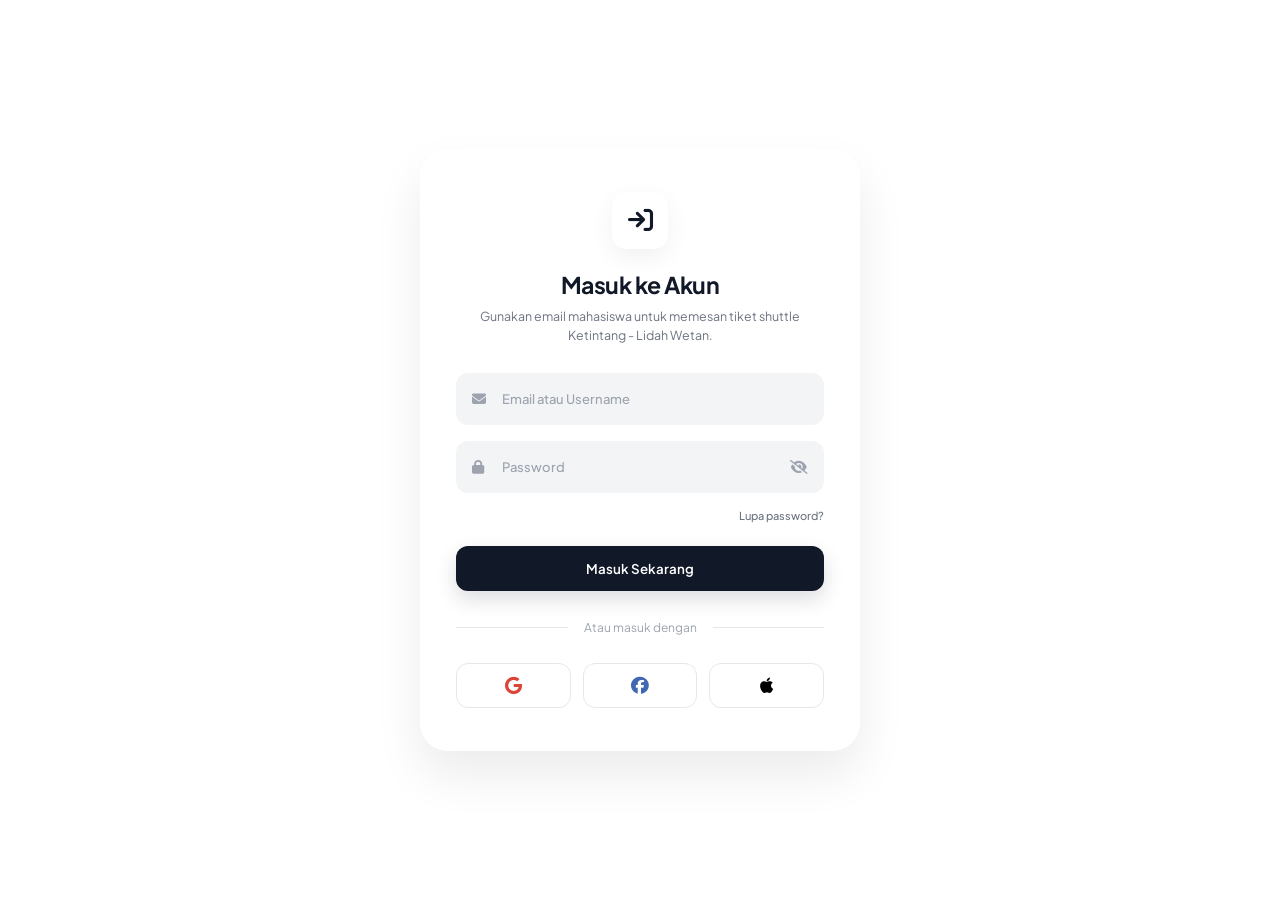
<file: index.html>
<!DOCTYPE html>
<html lang="id">
<head>
    <meta charset="UTF-8">
    <title>Loading...</title>
    <script>
        window.location.replace("pages/login.html");
    </script>
</head>
<body>
    <script src="../assets/js/translate.js"></script>
</body>
</html>
</file>
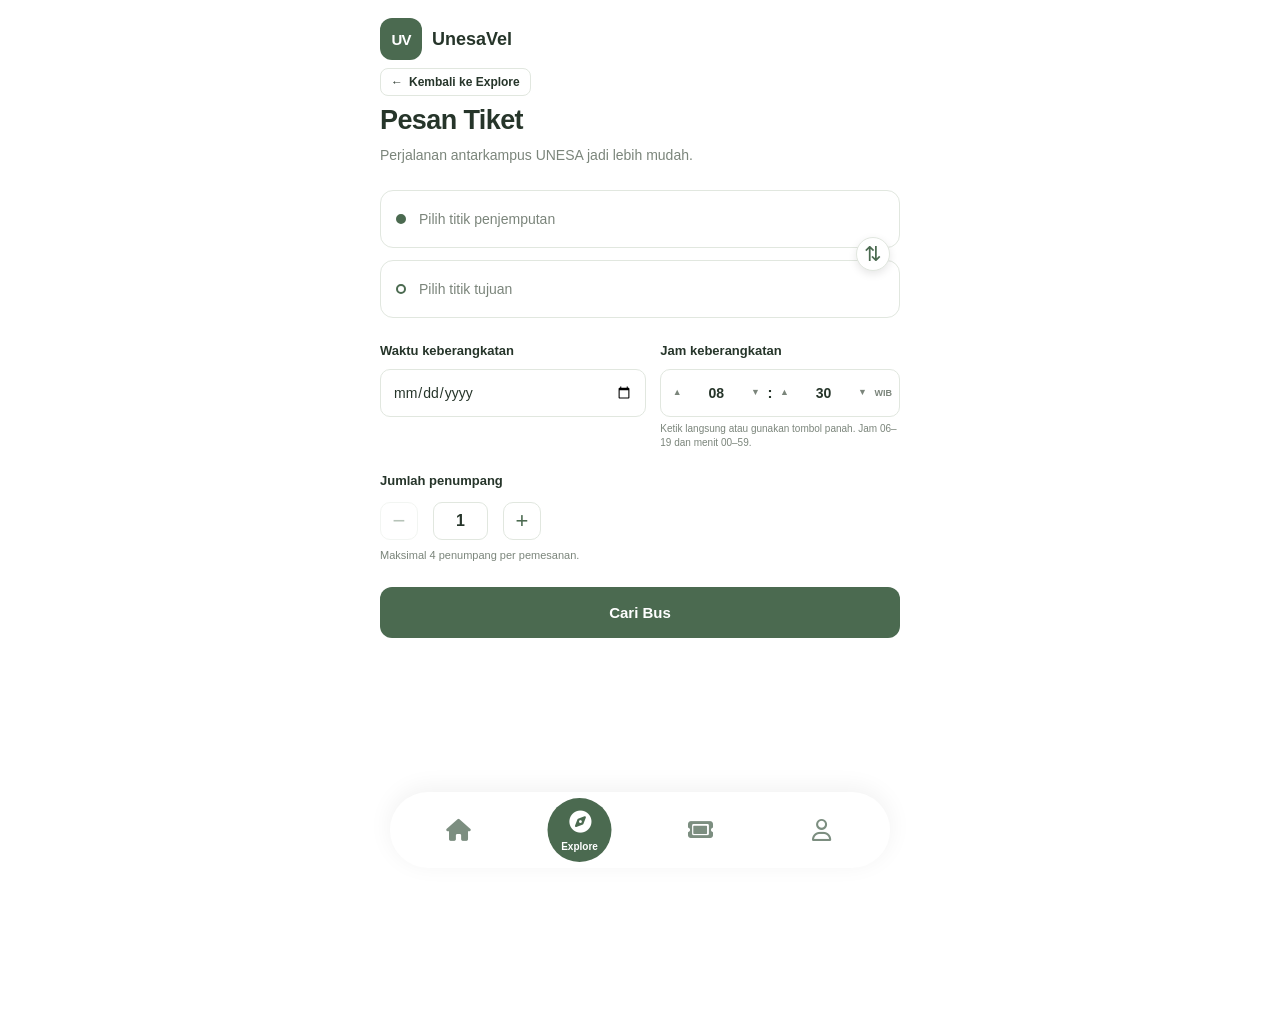
<file: pages/booking.html>
<!DOCTYPE html>
<html lang="id">

<head>
    <meta charset="UTF-8">
    <meta name="viewport" content="width=device-width, initial-scale=1.0">
    <title>Pemesanan Tiket | Unesa Vel</title>
    <link rel="stylesheet" href="https://cdnjs.cloudflare.com/ajax/libs/font-awesome/6.4.0/css/all.min.css">

    <script>
        const savedTheme = localStorage.getItem('theme');

        if (savedTheme === 'dark') {
            document.documentElement.setAttribute('data-theme', 'dark');
        } else {
            document.documentElement.removeAttribute('data-theme');
        }
    </script>

    <link rel="stylesheet" href="../assets/css/variables.css">
    <link rel="stylesheet" href="../assets/css/booking.css">
    <link rel="stylesheet" href="../assets/css/navbar.css">

</head>

<body>
    <main class="booking-page">

        <header class="booking-header">
            <a href="../index.html" class="brand" aria-label="Unesa Vel - Beranda">
                <span class="brand-logo">UV</span>
                <span class="brand-name">UnesaVel</span>
            </a>
            <div class="booking-back-wrapper">
            <a href="explore.html" class="booking-back-button">
                <span aria-hidden="true">←</span>
                Kembali ke Explore
            </a>
        </div>
        </header>

        <section class="booking-content">
            <div class="page-heading">
                <h1>Pesan Tiket</h1>
                <p>Perjalanan antarkampus UNESA jadi lebih mudah.</p>
            </div>

            <form id="bookingForm" novalidate>
                <!-- Lokasi penjemputan dan tujuan -->
                <section class="route-section" aria-label="Pilih rute">
                    <div class="route-box">
                        <div class="location-input search-location">
                            <span class="location-dot pickup-dot" aria-hidden="true"></span>

                            <input type="text" id="pickupSearch" placeholder="Pilih titik penjemputan"
                                autocomplete="off" role="combobox" aria-expanded="false" aria-controls="pickupOptions"
                                aria-autocomplete="list">

                            <input type="hidden" id="pickup" name="pickup">

                            <button type="button" class="clear-location" id="clearPickup"
                                aria-label="Hapus titik penjemputan" title="Hapus pilihan" hidden>×</button>

                            <div class="location-options" id="pickupOptions" role="listbox"></div>
                        </div>

                        <div class="location-input search-location">
                            <span class="location-dot destination-dot" aria-hidden="true"></span>

                            <input type="text" id="destinationSearch" placeholder="Pilih titik tujuan"
                                autocomplete="off" role="combobox" aria-expanded="false"
                                aria-controls="destinationOptions" aria-autocomplete="list">

                            <input type="hidden" id="destination" name="destination">

                            <button type="button" class="clear-location" id="clearDestination"
                                aria-label="Hapus titik tujuan" title="Hapus pilihan" hidden>×</button>

                            <div class="location-options" id="destinationOptions" role="listbox"></div>
                        </div>

                        <button type="button" id="swapRoute" class="swap-button"
                            aria-label="Tukar titik penjemputan dan tujuan" title="Tukar lokasi">⇅</button>
                    </div>

                    <p id="routeError" class="form-error" role="alert"></p>
                </section>

                <!-- Tanggal dan jam keberangkatan -->
                <section class="form-section date-time-section">
                    <div class="date-time-grid">

                        <div class="input-box">
                            <label for="travelDate">Waktu keberangkatan</label>
                            <input type="date" id="travelDate" name="travelDate" required>
                        </div>

                        <div class="form-group time-picker-group">
                            <label class="form-label" for="hourValue">
                                Jam keberangkatan
                            </label>

                            <div class="time-picker" id="timePicker">

                                <!-- Input jam -->
                                <div class="time-picker-column">
                                    <span class="time-picker-label">JAM</span>

                                    <button type="button" class="time-picker-arrow" id="hourUp"
                                        aria-label="Tambah jam">▲</button>

                                    <input type="text" class="time-picker-value" id="hourValue" value="08" maxlength="2"
                                        inputmode="numeric" pattern="[0-9]{1,2}" autocomplete="off"
                                        aria-label="Jam keberangkatan">

                                    <button type="button" class="time-picker-arrow" id="hourDown"
                                        aria-label="Kurangi jam">▼</button>
                                </div>

                                <span class="time-picker-colon">:</span>

                                <!-- Input menit -->
                                <div class="time-picker-column">
                                    <span class="time-picker-label">MENIT</span>

                                    <button type="button" class="time-picker-arrow" id="minuteUp"
                                        aria-label="Tambah menit">▲</button>

                                    <input type="text" class="time-picker-value" id="minuteValue" value="30"
                                        maxlength="2" inputmode="numeric" pattern="[0-9]{1,2}" autocomplete="off"
                                        aria-label="Menit keberangkatan">

                                    <button type="button" class="time-picker-arrow" id="minuteDown"
                                        aria-label="Kurangi menit">▼</button>
                                </div>

                                <span class="time-picker-zone">WIB</span>
                            </div>

                            <!-- Waktu yang disimpan untuk pemesanan -->
                            <input type="hidden" id="travelTime" name="travelTime" value="08:30">

                            <small class="form-hint">
                                Ketik langsung atau gunakan tombol panah.
                                Jam 06–19 dan menit 00–59.
                            </small>
                        </div>
                    </div>

                    <p id="dateTimeError" class="form-error" role="alert"></p>
                </section>

                <!-- Jumlah penumpang -->
                <section class="form-section passenger-section">
                    <label class="passenger-label" for="passengerCount">
                        Jumlah penumpang
                    </label>

                    <div class="counter">
                        <button type="button" id="decreasePassenger" aria-label="Kurangi penumpang">−</button>

                        <input type="number" id="passengerCount" name="passengerCount" value="1" min="1" max="4"
                            step="1" required aria-label="Jumlah penumpang">

                        <button type="button" id="increasePassenger" aria-label="Tambah penumpang">+</button>
                    </div>

                    <p class="passenger-note">
                        Maksimal 4 penumpang per pemesanan.
                    </p>

                    <p id="passengerError" class="form-error" role="alert"></p>
                </section>

                <button type="submit" class="search-button">
                    Cari Bus
                </button>
            </form>
        </section>
    </main>

    <script src="../assets/js/booking.js"></script>
    <div id="bottom-nav-container"></div>

<script src="../assets/js/navbar.js"></script>
<script src="../assets/js/translate.js"></script>

</body>

</html>
</file>
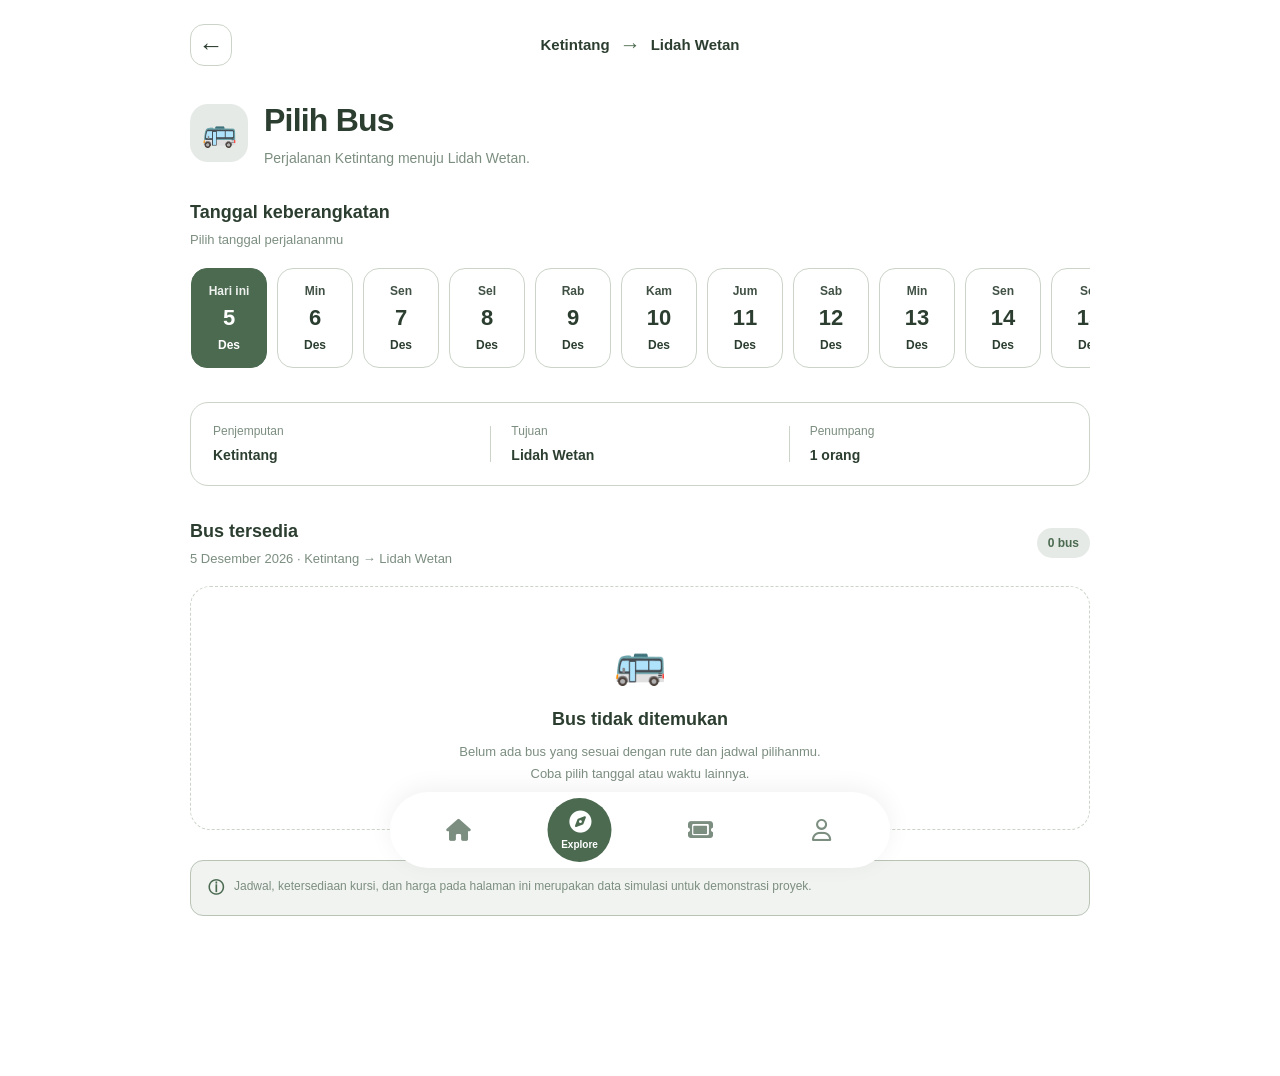
<file: pages/bus-selection.html>
<!DOCTYPE html>
<html lang="id">
<head>
    <meta charset="UTF-8">
    <meta name="viewport" content="width=device-width, initial-scale=1.0">
    <title>Pilih Bus | UnesaVel</title>
    <link rel="stylesheet" href="https://cdnjs.cloudflare.com/ajax/libs/font-awesome/6.4.0/css/all.min.css">
    <link rel="stylesheet" href="../assets/css/variables.css">
    <link rel="stylesheet" href="../assets/css/bus-selection.css">
    <link rel="stylesheet" href="../assets/css/navbar.css">

    <script>
        // Mengikuti tema yang tersimpan dari halaman sebelumnya
        if (localStorage.getItem("theme") === "dark") {
            document.documentElement.setAttribute("data-theme", "dark");
        }
    </script>

    <script src="../assets/js/bus-selection.js" defer></script>
</head>

<body>
    <main class="selection-page">

        <!-- HEADER -->
        <header class="selection-header">
            <a href="booking.html" class="back-button" aria-label="Kembali">
                <span class="back-arrow">←</span>
            </a>

            <div class="header-route">
                <span id="header-pickup">Ketintang</span>
                <span class="header-route-arrow">→</span>
                <span id="header-destination">Lidah Wetan</span>
            </div>

            <div class="header-spacer"></div>
        </header>

        <!-- INFORMASI PERJALANAN -->
        <section class="trip-summary">
            <div class="trip-summary-icon">🚌</div>

            <div class="trip-summary-text">
                <h1>Pilih Bus</h1>
                <p id="trip-description">
                    Temukan bus yang sesuai dengan perjalananmu.
                </p>
            </div>
        </section>

        <!-- PILIH TANGGAL -->
        <section class="date-section">
            <div class="section-heading">
                <div>
                    <h2>Tanggal keberangkatan</h2>
                    <p>Pilih tanggal perjalananmu</p>
                </div>
            </div>

            <div class="date-scroller" id="date-scroller">
                <!-- Diisi otomatis oleh JavaScript -->
            </div>
        </section>

        <!-- FILTER INFORMASI -->
        <section class="filter-summary">
            <div class="filter-item">
                <span class="filter-label">Penjemputan</span>
                <strong id="summary-pickup">Ketintang</strong>
            </div>

            <div class="filter-divider"></div>

            <div class="filter-item">
                <span class="filter-label">Tujuan</span>
                <strong id="summary-destination">Lidah Wetan</strong>
            </div>

            <div class="filter-divider"></div>

            <div class="filter-item">
                <span class="filter-label">Penumpang</span>
                <strong id="summary-passengers">1 orang</strong>
            </div>
        </section>

        <!-- HASIL PENCARIAN -->
        <section class="bus-results">
            <div class="results-heading">
                <div>
                    <h2>Bus tersedia</h2>
                    <p id="results-description">
                        Pilih bus sesuai jadwal keberangkatan.
                    </p>
                </div>

                <span class="results-count" id="results-count">0 bus</span>
            </div>

            <div class="bus-list" id="bus-list">
                <!-- Kartu bus dibuat oleh JavaScript -->
            </div>

            <div class="empty-state" id="empty-state" hidden>
                <div class="empty-icon">🚌</div>
                <h3>Bus tidak ditemukan</h3>
                <p>
                    Belum ada bus yang sesuai dengan rute dan jadwal pilihanmu.
                    Coba pilih tanggal atau waktu lainnya.
                </p>
            </div>
        </section>

        <!-- CATATAN -->
        <footer class="selection-footer">
            <span class="footer-info-icon">ⓘ</span>
            <p>
                Jadwal, ketersediaan kursi, dan harga pada halaman ini
                merupakan data simulasi untuk demonstrasi proyek.
            </p>
        </footer>
    </main>

    <!-- MODAL DETAIL BUS -->
    
<!-- MODAL PILIH KURSI -->
<div class="modal-overlay" id="bus-modal" hidden>
    <section
        class="bus-modal seat-modal"
        role="dialog"
        aria-modal="true"
        aria-labelledby="modal-title"
    >
        <button
            class="modal-close"
            id="modal-close"
            type="button"
            aria-label="Tutup pemilihan kursi"
        >×</button>

        <p class="modal-eyebrow">UNESAVEL</p>
        <h2 id="modal-title">Pilih Kursi</h2>
        <p id="seat-bus-info">BUS 01 · L 1357 TI</p>

        <div class="seat-trip-info">
            <span id="modal-pickup">Ketintang</span>
            <span>→</span>
            <span id="modal-destination">Lidah Wetan</span>
        </div>

        <div class="seat-legend">
            <span><i class="seat-legend-box available"></i> Tersedia</span>
            <span><i class="seat-legend-box selected"></i> Dipilih</span>
            <span><i class="seat-legend-box occupied"></i> Terisi</span>
        </div>

        <div class="bus-seat-map">
            <div class="bus-front">
                <span>DEPAN BUS</span>
                <span class="steering-wheel">◉</span>
            </div>

            <div
                class="seat-grid"
                id="seat-grid"
                aria-label="Denah kursi bus"
            >
                <!-- Kursi dibuat secara dinamis oleh JavaScript -->
            </div>

            <div class="bus-back">
                <span>⚑</span>
                <span>BELAKANG BUS</span>
            </div>
        </div>

        <div class="seat-selection-summary">
            <div>
                <span>Kursi pilihan</span>
                <strong id="selected-seat-numbers">Belum dipilih</strong>
            </div>
            <div>
                <span>Total harga</span>
                <strong id="selected-seat-price">Rp0</strong>
            </div>
        </div>

        <p
            class="seat-notice"
            id="seat-notice"
            role="status"
            aria-live="polite"
            hidden
        ></p>

        <button
            class="seat-confirm-button"
            id="modal-select-button"
            type="button"
        >
            Konfirmasi Kursi
        </button>
    </section>
</div>
<div id="bottom-nav-container"></div>
<script src="../assets/js/translate.js"></script>
<script src="../assets/js/navbar.js"></script>
<script src="../assets/js/translate.js"></script>
</body>
</html>
</file>
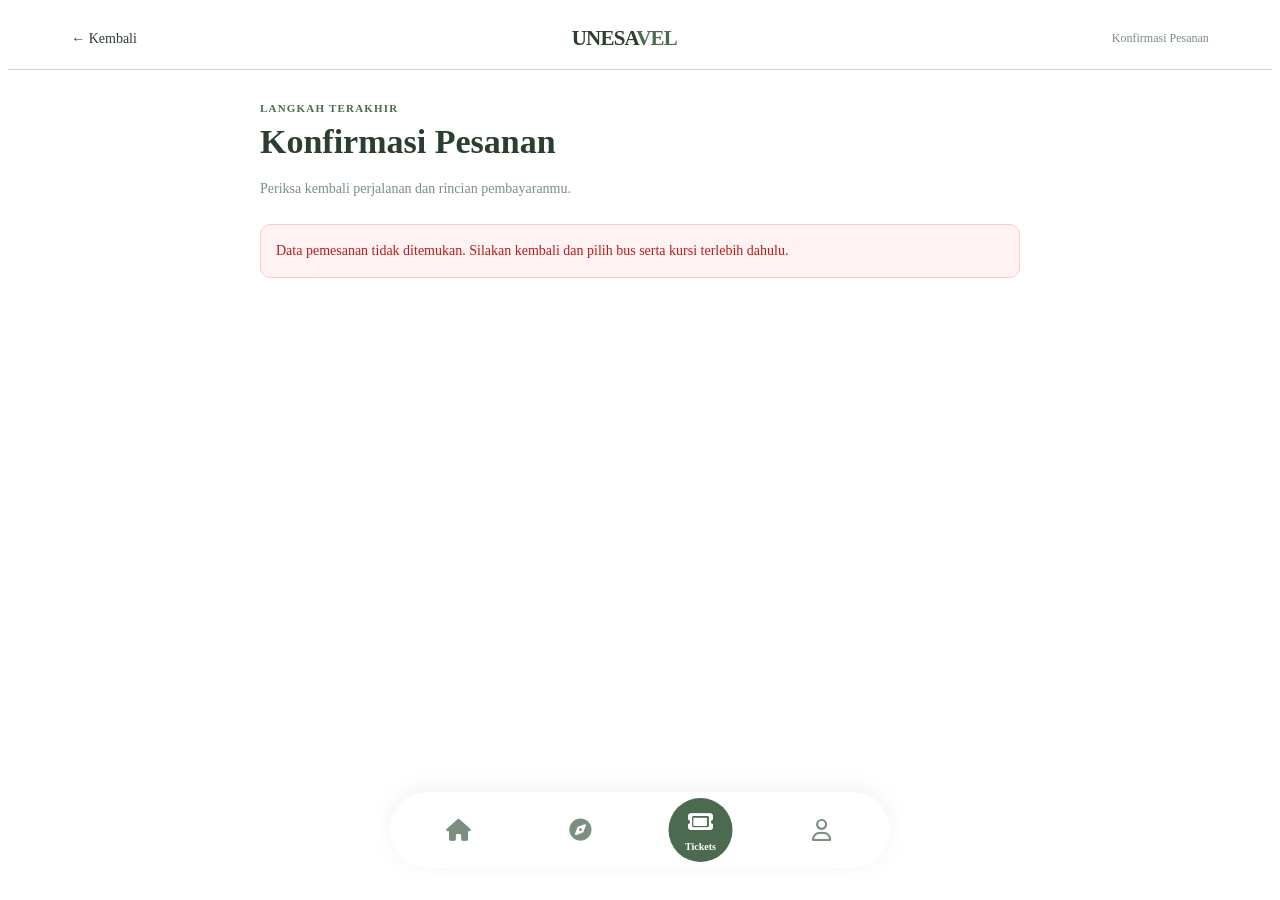
<file: pages/confirmation.html>
<!DOCTYPE html>
<html lang="id">

<head>
    <meta charset="UTF-8">
    <meta name="viewport" content="width=device-width, initial-scale=1.0">
    <title>Konfirmasi Pesanan | UNESA Vel</title>
    <link rel="stylesheet" href="https://cdnjs.cloudflare.com/ajax/libs/font-awesome/6.4.0/css/all.min.css">

    <link rel="stylesheet" href="../assets/css/variables.css">
    <link rel="stylesheet" href="../assets/css/confirmation.css">
    <link rel="stylesheet" href="../assets/css/navbar.css">

    <script>
        const savedTheme = localStorage.getItem("theme");

        if (savedTheme === "dark") {
            document.documentElement.setAttribute("data-theme", "dark");
        } else {
            document.documentElement.removeAttribute("data-theme");
        }
    </script>

    <script src="../assets/js/confirmation.js" defer></script>

</head>

<body>

    <header class="confirmation-header">
        <a href="bus-selection.html" class="back-link">← Kembali</a>
        <a href="#" class="brand">UNESA<span>VEL</span></a>
        <span class="step-label">Konfirmasi Pesanan</span>
    </header>

    <main class="confirmation-container">
        <section class="page-heading">
            <p class="eyebrow">LANGKAH TERAKHIR</p>
            <h1>Konfirmasi Pesanan</h1>
            <p>Periksa kembali perjalanan dan rincian pembayaranmu.</p>
        </section>

        <div id="page-error" class="notice error" hidden>
            Data pemesanan tidak ditemukan.
            Silakan kembali dan pilih bus serta kursi terlebih dahulu.
        </div>

        <div id="confirmation-content">
            <section class="panel trip-panel">
                <div class="panel-heading">
                    <div>
                        <p class="eyebrow">RINCIAN PERJALANAN</p>
                        <h2 id="bus-name">BUS 01</h2>
                        <p id="bus-plate" class="muted">L 1357 TI</p>
                    </div>
                    <span class="status-pill">Menunggu pembayaran</span>
                </div>

                <div class="route-details">
                    <div class="route-point">
                        <span class="route-dot"></span>
                        <div>
                            <p class="muted">Titik penjemputan</p>
                            <h3 id="pickup">-</h3>
                            <strong id="departure-time">--:--</strong>
                        </div>
                    </div>

                    <div class="route-line"></div>

                    <div class="route-point">
                        <span class="route-dot destination-dot"></span>
                        <div>
                            <p class="muted">Titik tujuan</p>
                            <h3 id="destination">-</h3>
                            <strong id="arrival-time">--:--</strong>
                        </div>
                    </div>
                </div>

                <div class="trip-meta">
                    <div>
                        <span>Tanggal perjalanan</span>
                        <strong id="trip-date">-</strong>
                    </div>
                    <div>
                        <span>Jumlah penumpang</span>
                        <strong id="passengers">-</strong>
                    </div>
                    <div class="seat-meta">
                        <span>Nomor kursi</span>
                        <strong id="seat-numbers">-</strong>
                    </div>
                </div>
            </section>


            <section class="panel">
                <div class="panel-heading">
                    <div>
                        <p class="eyebrow">PEMBAYARAN DIGITAL</p>
                        <h2>Metode Pembayaran</h2>
                    </div>
                </div>

                
<div class="promo-section">
    <label for="promo-code">Punya kode voucher?</label>

    <form id="promo-form" class="promo-form">
        <input
            type="text"
            id="promo-code"
            placeholder="Masukkan kode voucher"
            autocomplete="off"
        >
        <button type="submit" id="promo-button">
            Gunakan
        </button>
    </form>

    <p id="promo-message" class="form-message" aria-live="polite"></p>

    <button type="button" id="remove-promo" hidden>
        Hapus voucher
    </button>
</div>


                    <div class="payment-picker">
                        <p class="payment-picker-label">Metode pembayaran yang dipilih</p>

                        <button type="button" id="payment-method-toggle" class="payment-current" aria-expanded="false"
                            aria-controls="payment-options-list">
                            <span class="payment-logo logo-qris" id="current-payment-logo">QRIS</span>
                            <span class="payment-description">
                                <strong id="current-payment-name">QRIS</strong>
                                <small id="current-payment-description">Pembayaran melalui kode QR</small>
                            </span>
                            <i class="fa-solid fa-chevron-down" id="payment-chevron"></i>
                        </button>

                        <div class="payment-options" id="payment-options-list" hidden>
                            <label class="payment-option">
                                <input type="radio" name="payment-method" value="QRIS" checked>
                                <span class="payment-logo logo-qris">QRIS</span>
                                <span class="payment-description">
                                    <strong>QRIS</strong>
                                    <small>Pembayaran melalui kode QR</small>
                                </span>
                            </label>

                            <label class="payment-option">
                                <input type="radio" name="payment-method" value="DANA">
                                <span class="payment-logo logo-dana">DANA</span>
                                <span class="payment-description">
                                    <strong>DANA</strong>
                                    <small>E-wallet</small>
                                </span>
                            </label>

                            <label class="payment-option">
                                <input type="radio" name="payment-method" value="OVO">
                                <span class="payment-logo logo-ovo">OVO</span>
                                <span class="payment-description">
                                    <strong>OVO</strong>
                                    <small>E-wallet</small>
                                </span>
                            </label>

                            <label class="payment-option">
                                <input type="radio" name="payment-method" value="BCA">
                                <span class="payment-logo logo-bca">BCA</span>
                                <span class="payment-description">
                                    <strong>BCA</strong>
                                    <small>Simulasi transfer bank</small>
                                </span>
                            </label>

                            <label class="payment-option">
                                <input type="radio" name="payment-method" value="BRI">
                                <span class="payment-logo logo-bri">BRI</span>
                                <span class="payment-description">
                                    <strong>BRI</strong>
                                    <small>Simulasi transfer bank</small>
                                </span>
                            </label>

                            <label class="payment-option">
                                <input type="radio" name="payment-method" value="BNI">
                                <span class="payment-logo logo-bni">BNI</span>
                                <span class="payment-description">
                                    <strong>BNI</strong>
                                    <small>Simulasi transfer bank</small>
                                </span>
                            </label>

                            <label class="payment-option">
                                <input type="radio" name="payment-method" value="Mandiri">
                                <span class="payment-logo logo-mandiri">BM</span>
                                <span class="payment-description">
                                    <strong>Mandiri</strong>
                                    <small>Simulasi transfer bank</small>
                                </span>
                            </label>
                        </div>
                    </div>


                    <p class="payment-note">
                        Semua metode pembayaran pada situs demo ini hanya simulasi.
                        Tidak ada saldo atau uang sungguhan yang dipotong.
                    </p>
            </section>


            <section class="panel price-panel">
                <p class="eyebrow">RINCIAN BIAYA</p>
                <h2>Total Pembayaran</h2>

                <div class="price-line">
                    <span>Harga per penumpang</span>
                    <strong id="price-per-person">Rp0</strong>
                </div>

                <div class="price-line">
                    <span>Jumlah penumpang</span>
                    <strong id="passenger-count">0 orang</strong>
                </div>

                <div class="price-line">
                    <span>Harga tiket</span>
                    <strong id="original-price">Rp0</strong>
                </div>

                <div class="price-line discount-line" id="discount-row" hidden>
                    <span>Diskon voucher</span>
                    <strong id="discount-amount">−Rp0</strong>
                </div>

                <div class="total-divider"></div>

                <div class="final-price">
                    <div>
                        <span id="price-before-discount" class="old-price" hidden>
                            Rp0
                        </span>
                        <strong id="final-price">Rp0</strong>
                    </div>
                    <span class="currency-label">IDR</span>
                </div>

                <button type="button" id="pay-button" class="pay-button">
                    Bayar Sekarang
                </button>

                <p class="secure-note">
                    Simulasi pembayaran · Tidak ada transaksi uang sungguhan
                </p>
            </section>
        </div>
    </main>


    <div class="payment-modal" id="payment-modal" hidden>
        <section class="payment-modal-card" role="dialog" aria-modal="true" aria-labelledby="payment-modal-title">

            <button type="button" id="close-payment-modal" class="modal-close" aria-label="Tutup">×</button>

            <p class="eyebrow">PEMBAYARAN UNESA VEL</p>
            <h2 id="payment-modal-title">Pembayaran Demo</h2>

            <div id="modal-payment-visual" class="payment-demo-visual">
                <div class="fake-qr" aria-label="Ilustrasi QR demo">
                    <div class="fake-qr-inner">
                        <span>QR</span>
                        <strong>DEMO</strong>
                    </div>
                </div>
            </div>

            <h3 id="modal-method-name">QRIS</h3>
            <p class="muted" id="modal-instruction">
                Ini hanya ilustrasi QR. Tidak dapat digunakan untuk pembayaran sungguhan.
            </p>

            <div class="demo-reference" id="modal-reference" hidden>
                <span id="modal-reference-label">Kode demo</span>
                <strong id="modal-reference-value">DEMO</strong>
            </div>

            <p class="modal-total-label">Total pembayaran</p>
            <h2 id="modal-total">Rp0</h2>

            <button type="button" id="simulate-payment" class="pay-button">
                Simulasikan Pembayaran Berhasil
            </button>

            <p class="secure-note">
                Simulasi saja · Tidak ada transaksi uang sungguhan
            </p>
        </section>
    </div>
    <div id="bottom-nav-container"></div>
    <script src="../assets/js/translate.js"></script>
    <script src="../assets/js/navbar.js"></script>
    <script src="../assets/js/translate.js"></script>
</body>

</html>
</file>
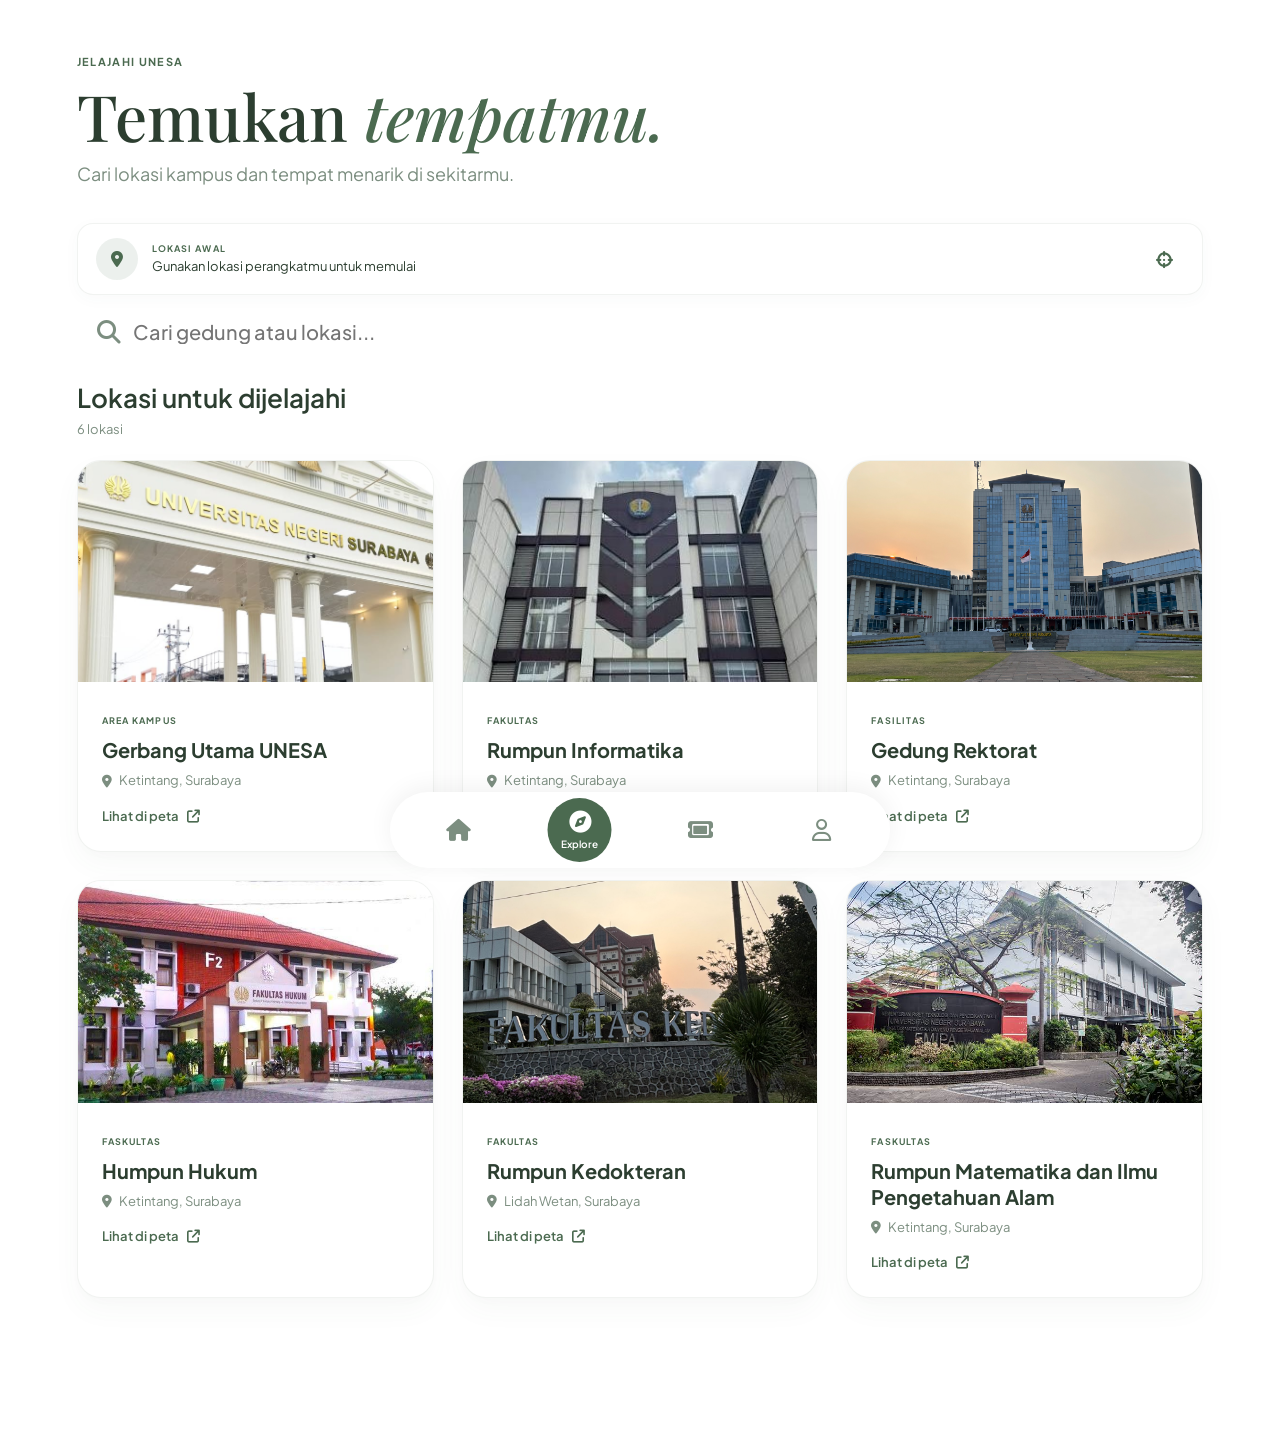
<file: pages/explore.html>
<!DOCTYPE html>
<html lang="id">
<head>
    <meta charset="UTF-8">
    <meta name="viewport" content="width=device-width, initial-scale=1.0">
    <meta name="theme-color" content="#eff2eb">
    <title>Explore - UnesaVel</title>
    <link href="https://fonts.googleapis.com/css2?family=Playfair+Display:ital,wght@0,400;0,700;1,400&family=Plus+Jakarta+Sans:wght@300;400;500;600;700&display=swap" rel="stylesheet">
    <link rel="stylesheet" href="https://cdnjs.cloudflare.com/ajax/libs/font-awesome/6.4.0/css/all.min.css">
    <link rel="stylesheet" href="../assets/css/variables.css">
    <link rel="stylesheet" href="../assets/css/style.css">
    <link rel="stylesheet" href="../assets/css/components.css">
    <link rel="stylesheet" href="../assets/css/navbar.css">
    <link rel="stylesheet" href="../assets/css/explore.css">
    <script>
        const savedTheme = localStorage.getItem('theme');
        const isExplore = window.location.pathname.endsWith('explore.html');
        if (savedTheme === 'dark' && !isExplore) {
            document.documentElement.setAttribute('data-theme', 'dark');
        }
    </script>
</head>
<body>
    <main class="app-shell explore-page">
        <header class="app-header explore-header">
            <div class="explore-heading">
                <p class="explore-eyebrow">JELAJAHI UNESA</p>
                <h1>Temukan <span class="accent-text">tempatmu.</span></h1>
                <p class="explore-subtitle">Cari lokasi kampus dan tempat menarik di sekitarmu.</p>
            </div>

            <div class="starting-location" aria-live="polite">
                <div class="location-symbol" aria-hidden="true">
                    <i class="fa-solid fa-location-dot"></i>
                </div>
                <div class="location-copy">
                    <span class="location-label">LOKASI AWAL</span>
                    <p id="location-status">Gunakan lokasi perangkatmu untuk memulai</p>
                </div>
                <button class="location-button" id="detect-location" type="button" aria-label="Gunakan lokasi saya">
                    <i class="fa-solid fa-crosshairs" aria-hidden="true"></i>
                </button>
            </div>

            <label class="search-bar explore-search" for="location-search">
                <i class="fa-solid fa-magnifying-glass search-icon" aria-hidden="true"></i>
                <input id="location-search" type="search" placeholder="Cari gedung atau lokasi..." autocomplete="off">
                <button class="search-clear" id="clear-search" type="button" aria-label="Hapus pencarian" hidden>
                    <i class="fa-solid fa-xmark" aria-hidden="true"></i>
                </button>
            </label>
        </header>

        <section class="explore-results" aria-labelledby="results-heading">
            <div class="section-header explore-results-header">
                <div>
                    <h2 id="results-heading">Lokasi untuk dijelajahi</h2>
                    <p class="results-count" id="results-count" aria-live="polite">6 lokasi</p>
                </div>
            </div>

            <div class="location-grid" id="location-list">
                <article class="location-card" data-search="gerbang utama ketintang pintu masuk kampus surabaya">
                    <img src="../assets/images/GerbangK1.jpg" alt="Gerbang utama Universitas Negeri Surabaya" loading="lazy">
                    <div class="location-card-content">
                        <span class="location-category">AREA KAMPUS</span>
                        <h3>Gerbang Utama UNESA</h3>
                        <p><i class="fa-solid fa-location-dot" aria-hidden="true"></i> Ketintang, Surabaya</p>
                        <a class="map-link" href="https://www.google.com/maps/search/?api=1&amp;query=Gerbang+Utama+UNESA+Ketintang" target="_blank" rel="noopener noreferrer">
                            Lihat di peta <i class="fa-solid fa-arrow-up-right-from-square" aria-hidden="true"></i>
                        </a>
                    </div>
                </article>

                <article class="location-card" data-search="fakultas teknik informatika rumpun informatika ketintang">
                    <img src="../assets/images/informatika2.jpeg" alt="Gedung perkuliahan informatika" loading="lazy">
                    <div class="location-card-content">
                        <span class="location-category">FAKULTAS</span>
                        <h3>Rumpun Informatika</h3>
                        <p><i class="fa-solid fa-location-dot" aria-hidden="true"></i> Ketintang, Surabaya</p>
                        <a class="map-link" href="https://www.google.com/maps/search/?api=1&amp;query=Rumpun+Informatika+UNESA" target="_blank" rel="noopener noreferrer">
                            Lihat di peta <i class="fa-solid fa-arrow-up-right-from-square" aria-hidden="true"></i>
                        </a>
                    </div>
                </article>

                <article class="location-card" data-search="gedung rektorat">
                    <img src="../assets/images/GedungRektorat.jpg" alt="gedung rektorat" loading="lazy">
                    <div class="location-card-content">
                        <span class="location-category">FASILITAS</span>
                        <h3>Gedung Rektorat</h3>
                        <p><i class="fa-solid fa-location-dot" aria-hidden="true"></i> Ketintang, Surabaya</p>
                        <a class="map-link" href="https://www.google.com/maps/search/?api=1&amp;query=Gedung+Rektorat+UNESA+Ketintang" target="_blank" rel="noopener noreferrer">
                            Lihat di peta <i class="fa-solid fa-arrow-up-right-from-square" aria-hidden="true"></i>
                        </a>
                    </div>
                </article>

                <article class="location-card" data-search="rumpun hukum">
                    <img src="../assets/images/FakultasHukum.jpg" alt="Fakultas Hukum" loading="lazy">
                    <div class="location-card-content">
                        <span class="location-category">FASKULTAS</span>
                        <h3>Humpun Hukum</h3>
                        <p><i class="fa-solid fa-location-dot" aria-hidden="true"></i> Ketintang, Surabaya</p>
                        <a class="map-link" href="https://www.google.com/maps/search/?api=1&amp;query=Perpustakaan+UNESA+Ketintang" target="_blank" rel="noopener noreferrer">
                            Lihat di peta <i class="fa-solid fa-arrow-up-right-from-square" aria-hidden="true"></i>
                        </a>
                    </div>
                </article>

                <article class="location-card" data-search="rumpun kedokteran ">
                    <img src="../assets/images/Fakultaskedokteran.jpg" alt="Fakultas Kedokteran" loading="lazy">
                    <div class="location-card-content">
                        <span class="location-category">FAKULTAS</span>
                        <h3>Rumpun Kedokteran</h3>
                        <p><i class="fa-solid fa-location-dot" aria-hidden="true"></i> Lidah Wetan, Surabaya</p>
                        <a class="map-link" href="https://www.google.com/maps/search/?api=1&amp;query=Rumpun+Kedokteran+UNESA+Lidah+Wetan" target="_blank" rel="noopener noreferrer">
                            Lihat di peta <i class="fa-solid fa-arrow-up-right-from-square" aria-hidden="true"></i>
                        </a>
                    </div>
                </article>

                <article class="location-card" data-search="fakultas matematika dan ilmu pengetahuan alam ">
                    <img src="../assets/images/FakultasMatematikaDanIPA.jpg" alt="" loading="lazy">
                    <div class="location-card-content">
                        <span class="location-category">FASKULTAS</span>
                        <h3>Rumpun Matematika dan Ilmu Pengetahuan Alam</h3>
                        <p><i class="fa-solid fa-location-dot" aria-hidden="true"></i> Ketintang, Surabaya</p>
                        <a class="map-link" href="https://www.google.com/maps/search/?api=1&amp;query=Danau+UNESA+Lidah+Wetan" target="_blank" rel="noopener noreferrer">
                            Lihat di peta <i class="fa-solid fa-arrow-up-right-from-square" aria-hidden="true"></i>
                        </a>
                    </div>
                </article>
            </div>

            <p class="empty-results" id="empty-results" role="status" hidden>
                Lokasi tidak ditemukan. Coba kata kunci lain.
            </p>
        </section>
    </main>

    <div id="bottom-nav-container"></div>
    <script src="../assets/js/translate.js"></script>
    <script src="../assets/js/navbar.js"></script>
    <script src="../assets/js/explore.js"></script>
    <script src="../assets/js/script.js"></script>
</body>
</html>
</file>
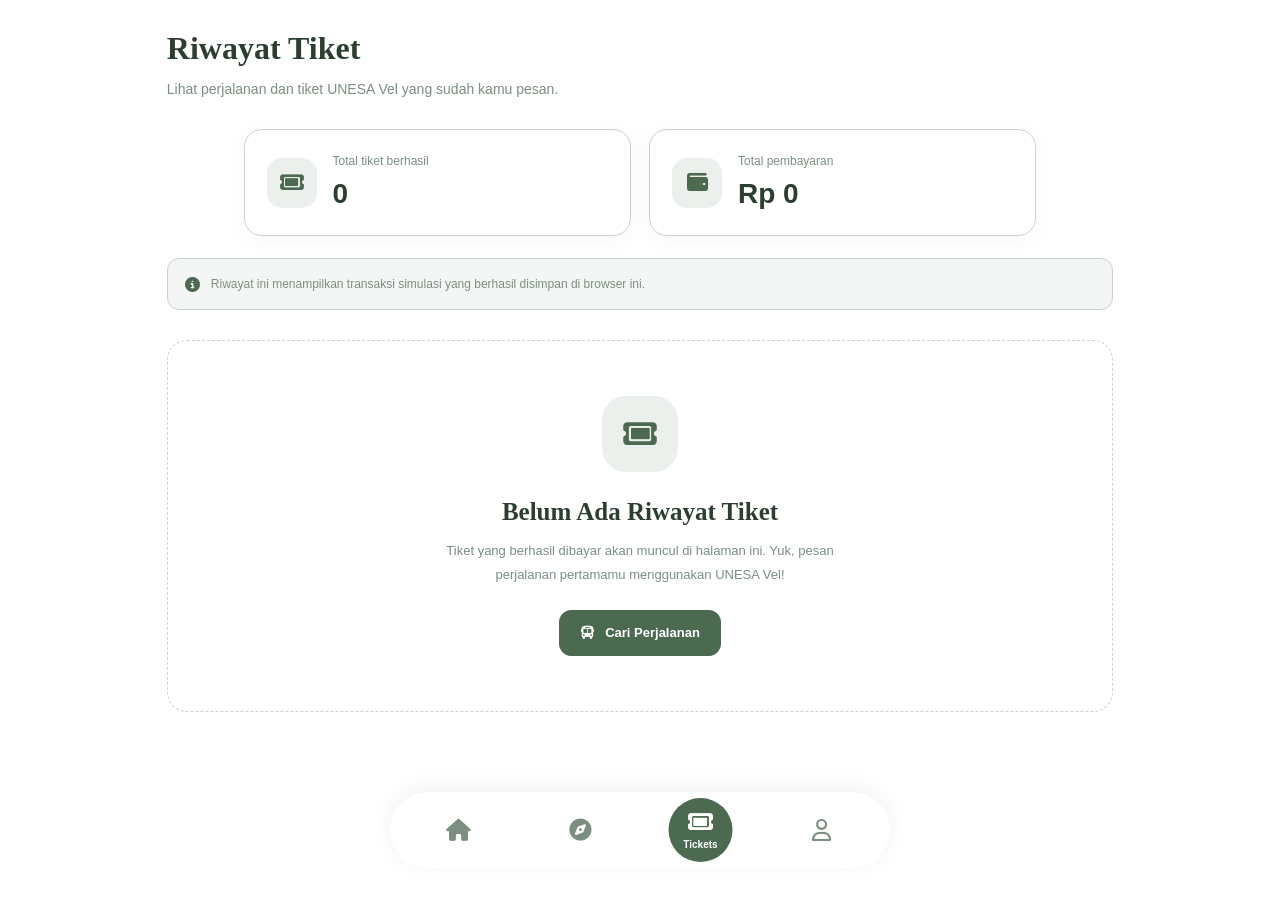
<file: pages/history.html>
<!DOCTYPE html>
<html lang="id">
<head>
    <meta charset="UTF-8">
    <meta name="viewport" content="width=device-width, initial-scale=1.0">

    <title>Riwayat Tiket | UNESA Vel</title>

    <link rel="stylesheet"
        href="https://cdnjs.cloudflare.com/ajax/libs/font-awesome/6.4.0/css/all.min.css">

    <link rel="stylesheet" href="../assets/css/variables.css">
    <link rel="stylesheet" href="../assets/css/style.css">
    <link rel="stylesheet" href="../assets/css/components.css">
    <link rel="stylesheet" href="../assets/css/navbar.css">
    <link rel="stylesheet" href="../assets/css/history.css">

</head>

<body>
    <!-- Navigasi mengikuti komponen proyek yang sudah ada -->
    <div id="navbar-container"></div>

    <main class="history-container">
        <header class="history-heading">
            <h1>Riwayat Tiket</h1>
            <p>Lihat perjalanan dan tiket UNESA Vel yang sudah kamu pesan.</p>
        </header>

        <section class="history-summary" aria-label="Ringkasan riwayat">
            <div class="summary-card">
                <div class="summary-icon">
                    <i class="fa-solid fa-ticket"></i>
                </div>
                <div>
                    <span class="summary-label">Total tiket berhasil</span>
                    <div class="summary-value" id="total-tickets">0</div>
                </div>
            </div>

            <div class="summary-card">
                <div class="summary-icon">
                    <i class="fa-solid fa-wallet"></i>
                </div>
                <div>
                    <span class="summary-label">Total pembayaran</span>
                    <div class="summary-value" id="total-payment">Rp0</div>
                </div>
            </div>
        </section>
        <div class="history-notice">
            <i class="fa-solid fa-circle-info"></i>
            Riwayat ini menampilkan transaksi simulasi yang berhasil disimpan di browser ini.
        </div>

        <section id="history-content" aria-label="Daftar riwayat tiket">
            <div id="history-list"></div>
        </section>

        <section class="history-empty" id="history-empty" hidden>
            <div class="history-empty-icon">
                <i class="fa-solid fa-ticket"></i>
            </div>

            <h2>Belum Ada Riwayat Tiket</h2>
            <p>
                Tiket yang berhasil dibayar akan muncul di halaman ini.
                Yuk, pesan perjalanan pertamamu menggunakan UNESA Vel!
            </p>

            <a href="explore.html">
                <i class="fa-solid fa-bus"></i>
                Cari Perjalanan
            </a>
        </section>
    </main>

    <div id="bottom-nav-container"></div>

    <script src="../assets/js/navbar.js"></script>
    <script src="../assets/js/translate.js"></script>
    <script src="../assets/js/navbar.js"></script>
    <script src="../assets/js/script.js"></script>

    <script>
        document.addEventListener("DOMContentLoaded", () => {
            const $ = selector => document.querySelector(selector);

            const rupiah = amount =>
                new Intl.NumberFormat("id-ID", {
                    style: "currency",
                    currency: "IDR",
                    maximumFractionDigits: 0
                }).format(Number(amount) || 0);

            function escapeHTML(value) {
                return String(value ?? "").replace(/[&<>"']/g, char => ({
                    "&": "&amp;",
                    "<": "&lt;",
                    ">": "&gt;",
                    '"': "&quot;",
                    "'": "&#39;"
                })[char]);
            }

            function formatDate(value) {
                if (!value) return "Tanggal belum tersedia";

                const parts = String(value).split("-");

                if (parts.length === 3) {
                    const date = new Date(
                        Number(parts[0]),
                        Number(parts[1]) - 1,
                        Number(parts[2])
                    );

                    return date.toLocaleDateString("id-ID", {
                        day: "numeric",
                        month: "long",
                        year: "numeric"
                    });
                }

                const date = new Date(value);

                if (Number.isNaN(date.getTime())) {
                    return String(value);
                }

                return date.toLocaleDateString("id-ID", {
                    day: "numeric",
                    month: "long",
                    year: "numeric"
                });
            }

            function formatTime(value) {
                if (!value) return "--:--";

                const match = String(value).match(/(\d{1,2}):(\d{2})/);

                if (match) {
                    return `${match[1].padStart(2, "0")}:${match[2]}`;
                }

                return String(value);
            }

            function readJSON(key, fallback) {
                try {
                    const value = JSON.parse(
                        localStorage.getItem(key) || "null"
                    );

                    return value ?? fallback;
                } catch (error) {
                    console.error(`Gagal membaca ${key}:`, error);
                    return fallback;
                }
            }

            function getTickets() {
                const storedTickets = readJSON("unesavelTickets", []);
                const tickets = Array.isArray(storedTickets)
                    ? [...storedTickets]
                    : [];

                // Kompatibilitas dengan transaksi dari versi lama.
                const lastPayment = readJSON("unesavelPayment", null);

                if (
                    lastPayment &&
                    lastPayment.ticketId &&
                    !tickets.some(
                        ticket => ticket.ticketId === lastPayment.ticketId
                    )
                ) {
                    tickets.push(lastPayment);
                }

                // Hanya tampilkan transaksi yang berhasil.
                const paidTickets = tickets.filter(ticket =>
                    String(ticket.paymentStatus || "")
                        .toLowerCase()
                        .includes("berhasil")
                );

                // Buang duplikat berdasarkan ID tiket.
                const uniqueTickets = [
                    ...new Map(
                        paidTickets.map(ticket => [
                            ticket.ticketId,
                            ticket
                        ])
                    ).values()
                ];

                return uniqueTickets.sort((a, b) => {
                    const dateA = new Date(
                        a.paidAt || a.date || 0
                    ).getTime();

                    const dateB = new Date(
                        b.paidAt || b.date || 0
                    ).getTime();

                    return dateB - dateA;
                });
            }

            function getDateKey(ticket) {
                if (ticket.date) {
                    return String(ticket.date).slice(0, 10);
                }

                if (ticket.paidAt) {
                    return String(ticket.paidAt).slice(0, 10);
                }

                return "tanggal-tidak-tersedia";
            }

            function getPaidAmount(ticket) {
                if (ticket.totalPaid !== undefined &&
                    ticket.totalPaid !== null) {
                    return Number(ticket.totalPaid) || 0;
                }

                if (ticket.totalPrice !== undefined &&
                    ticket.totalPrice !== null) {
                    return Number(ticket.totalPrice) || 0;
                }

                return Math.max(
                    0,
                    (Number(ticket.originalPrice) || 0) -
                    (Number(ticket.discount) || 0)
                );
            }

            function createTicketCard(ticket) {
                const ticketId = escapeHTML(ticket.ticketId || "UV-TIKET");
                const pickup = escapeHTML(ticket.pickup || "Lokasi penjemputan");
                const destination = escapeHTML(ticket.destination || "Lokasi tujuan");
                const busName = escapeHTML(ticket.busName || "Bus UNESA Vel");
                const busPlate = escapeHTML(ticket.busPlate || "Belum tersedia");
                const time = escapeHTML(formatTime(ticket.departureTime));
                const arrival = escapeHTML(formatTime(ticket.arrivalTime));
                const seats = Array.isArray(ticket.seatNumbers)
                    ? ticket.seatNumbers.map(escapeHTML).join(", ")
                    : "Belum tersedia";

                const amount = getPaidAmount(ticket);
                const status = String(ticket.ticketStatus || "Aktif");
                const cancelled = /batal|cancel/i.test(status);

                const card = document.createElement("a");
                card.className = "history-ticket";
                card.href = "ticket-detail.html";
                card.setAttribute("aria-label", `Detail tiket ${ticketId}`);

                card.innerHTML = `
                    <div class="ticket-top">
                        <span class="ticket-id">ID Tiket: ${ticketId}</span>

                        <span class="ticket-status ${cancelled ? "cancelled" : ""}">
                            <i class="fa-solid ${cancelled ? "fa-circle-xmark" : "fa-circle-check"}"></i>
                            ${escapeHTML(status)}
                        </span>
                    </div>

                    <div class="ticket-route">
                        <div class="route-point">
                            <span class="route-label">Titik penjemputan</span>
                            <strong class="route-name">${pickup}</strong>
                            <span class="route-time">
                                <i class="fa-regular fa-clock"></i> ${time} WIB
                            </span>
                        </div>

                        <div class="route-arrow">
                            <i class="fa-solid fa-arrow-right"></i>
                        </div>

                        <div class="route-point">
                            <span class="route-label">Titik tujuan</span>
                            <strong class="route-name">${destination}</strong>
                            <span class="route-time">
                                <i class="fa-regular fa-clock"></i> ${arrival} WIB
                            </span>
                        </div>
                    </div>

                    <div class="ticket-meta">
                        <span>
                            <i class="fa-solid fa-bus"></i>
                            ${busName}
                        </span>

                        <span>
                            <i class="fa-solid fa-id-card"></i>
                            ${busPlate}
                        </span>

                        <span>
                            <i class="fa-solid fa-chair"></i>
                            Kursi ${seats}
                        </span>

                        <span>
                            <i class="fa-regular fa-calendar"></i>
                            ${escapeHTML(formatDate(ticket.date))}
                        </span>
                    </div>

                    <div class="ticket-bottom">
                        <div>
                            <span class="ticket-price-label">Total dibayar</span>
                            <strong class="ticket-price">${rupiah(amount)}</strong>
                        </div>

                        <span class="ticket-detail-link">
                            Lihat Detail <i class="fa-solid fa-arrow-right"></i>
                        </span>
                    </div>
                `;

                card.addEventListener("click", () => {
                    localStorage.setItem(
                        "unesavelSelectedTicketId",
                        ticket.ticketId
                    );
                });

                return card;
            }

            function renderHistory() {
                const tickets = getTickets();
                const list = $("#history-list");
                const empty = $("#history-empty");
                const content = $("#history-content");

                $("#total-tickets").textContent = tickets.length;

                const totalPayment = tickets.reduce(
                    (total, ticket) => total + getPaidAmount(ticket),
                    0
                );

                $("#total-payment").textContent = rupiah(totalPayment);

                list.innerHTML = "";

                if (tickets.length === 0) {
                    content.hidden = true;
                    empty.hidden = false;
                    return;
                }

                content.hidden = false;
                empty.hidden = true;

                const groups = new Map();

                tickets.forEach(ticket => {
                    const key = getDateKey(ticket);

                    if (!groups.has(key)) {
                        groups.set(key, []);
                    }

                    groups.get(key).push(ticket);
                });

                groups.forEach((groupTickets, dateKey) => {
                    const section = document.createElement("section");
                    section.className = "history-section";

                    const heading = document.createElement("h2");
                    heading.className = "history-date-heading";

                    const dateLabel = dateKey === "tanggal-tidak-tersedia"
                        ? "Tanggal tidak tersedia"
                        : formatDate(dateKey);

                    heading.innerHTML = `
                        <i class="fa-regular fa-calendar"></i>
                        ${escapeHTML(dateLabel)}
                    `;

                    const cards = document.createElement("div");
                    cards.className = "history-list";

                    groupTickets.forEach(ticket => {
                        cards.appendChild(createTicketCard(ticket));
                    });

                    section.append(heading, cards);
                    list.appendChild(section);
                });
            }

            renderHistory();
        });
    </script>
    <script src="../assets/js/translate.js"></script>
</body>
</html>
</file>
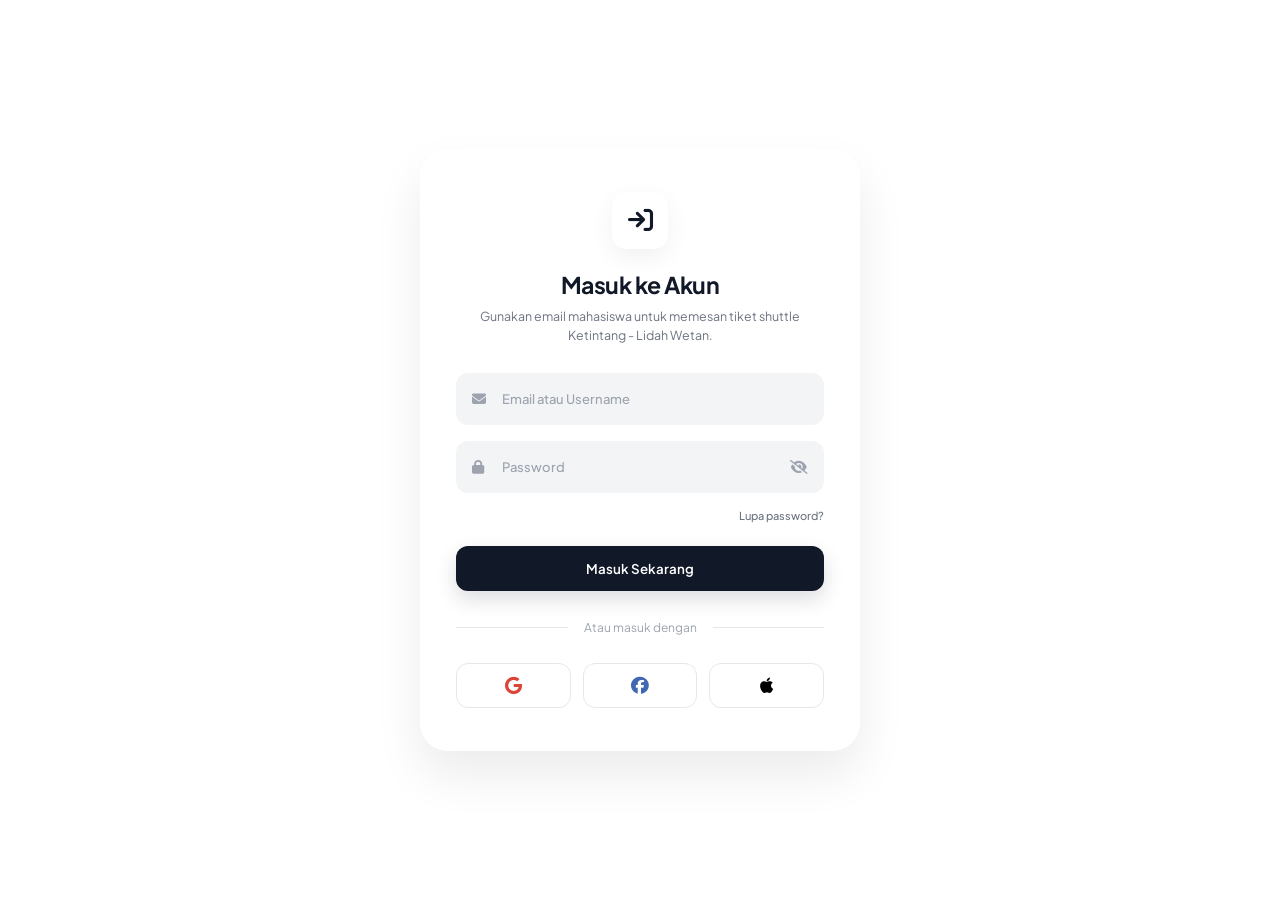
<file: pages/login.html>
<!DOCTYPE html>
<html lang="id">
<head>
    <meta charset="UTF-8">
    <meta name="viewport" content="width=device-width, initial-scale=1.0">
    <title>Login - UNESA Shuttle</title>
    <link href="https://fonts.googleapis.com/css2?family=Plus+Jakarta+Sans:wght@400;500;600;700&display=swap" rel="stylesheet">
    <link rel="stylesheet" href="https://cdnjs.cloudflare.com/ajax/libs/font-awesome/6.4.0/css/all.min.css">
    <link rel="stylesheet" href="../assets/css/variables.css">
    <link rel="stylesheet" href="../assets/css/login.css">
    <script>
        const savedTheme = localStorage.getItem('theme');
        const isExplore = window.location.pathname.endsWith('explore.html');
        if (savedTheme === 'dark' && !isExplore) {
            document.documentElement.setAttribute('data-theme', 'dark');
        }
    </script>
</head>
<body>
    <div class="login-wrapper">
        <div class="login-card">
            
            <div class="icon-container">
                <i class="fa-solid fa-arrow-right-to-bracket"></i>
            </div>
            
            <div class="login-header">
                <h2>Masuk ke Akun</h2>
                <p>Gunakan email mahasiswa untuk memesan tiket shuttle Ketintang - Lidah Wetan.</p>
            </div>

            <form class="login-form" id="loginForm">
                <div class="input-group">
                    <i class="fa-solid fa-envelope left-icon"></i>
                    <input type="text" id="emailInput" placeholder="Email atau Username" required>
                </div>
                
                <div class="input-group">
                    <i class="fa-solid fa-lock left-icon"></i>
                    <input type="password" placeholder="Password" required>
                    <i class="fa-solid fa-eye-slash right-icon"></i>
                </div>

                <a href="#" class="forgot-pass">Lupa password?</a>

                <button type="submit" class="btn-login">
                    Masuk Sekarang
                </button>
            </form>

            <div class="divider">
                <span>Atau masuk dengan</span>
            </div>

            <div class="social-login">
                <button class="social-btn">
                    <i class="fa-brands fa-google" style="color: #DB4437;"></i>
                </button>
                <button class="social-btn">
                    <i class="fa-brands fa-facebook" style="color: #4267B2;"></i>
                </button>
                <button class="social-btn">
                    <i class="fa-brands fa-apple" style="color: #000000;"></i>
                </button>
            </div>
            
        </div>
    </div>
    <script src="../assets/js/translate.js"></script>
    <script src="../assets/js/login.js"></script>
</body>
</html>
</file>
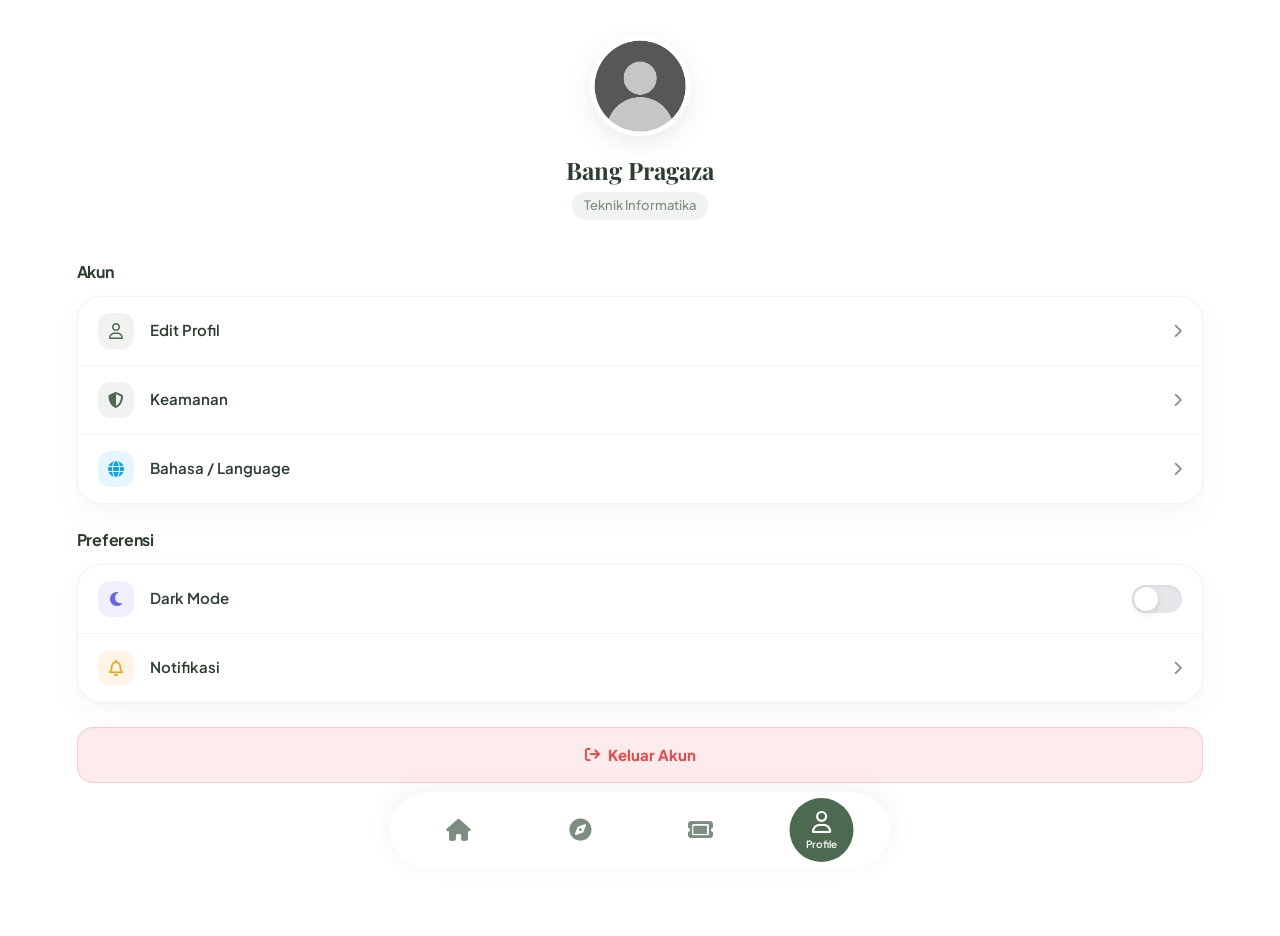
<file: pages/profile.html>
<!DOCTYPE html>
<html lang="id">
<head>
    <meta charset="UTF-8">
    <meta name="viewport" content="width=device-width, initial-scale=1.0">
    <title>Profile - Journey</title>
    <link href="https://fonts.googleapis.com/css2?family=Playfair+Display:ital,wght@0,400;0,700;1,400&family=Plus+Jakarta+Sans:wght@300;400;500;600;700&display=swap" rel="stylesheet">
    <link rel="stylesheet" href="https://cdnjs.cloudflare.com/ajax/libs/font-awesome/6.4.0/css/all.min.css">
    <link rel="stylesheet" href="../assets/css/variables.css">
    <link rel="stylesheet" href="../assets/css/style.css">
    <link rel="stylesheet" href="../assets/css/components.css">
    <link rel="stylesheet" href="../assets/css/profile.css">
    <link rel="stylesheet" href="../assets/css/navbar.css">
    <script>
        const savedTheme = localStorage.getItem('theme');
        const isExplore = window.location.pathname.endsWith('explore.html');
        if (savedTheme === 'dark' && !isExplore) {
            document.documentElement.setAttribute('data-theme', 'dark');
        }
    </script>
</head>
<body class="profile-page">
    <div class="app-shell">
        <!-- Header Profile -->
        <section class="profile-header-section">
            <img src="../assets/images/user-icon.jpg" alt="Profile" class="profile-avatar-large">
            <h1 class="profile-name">Bang Pragaza</h1>
            <span class="profile-role">Teknik Informatika</span>
        </section>

        <div class="section-header" style="margin-bottom: 12px; padding: 0 var(--page-gutter);">
            <h3 style="font-size: 16px;">Akun</h3>
        </div>

        <!-- Group Akun -->
        <div class="settings-group">
            <a href="#" class="settings-item">
                <div class="settings-item-left">
                    <div class="settings-icon"><i class="fa-regular fa-user"></i></div>
                    Edit Profil
                </div>
                <div class="settings-item-right"><i class="fa-solid fa-chevron-right"></i></div>
            </a>
            <a href="#" class="settings-item">
                <div class="settings-item-left">
                    <div class="settings-icon"><i class="fa-solid fa-shield-halved"></i></div>
                    Keamanan
                </div>
                <div class="settings-item-right"><i class="fa-solid fa-chevron-right"></i></div>
            </a>
            <!-- MENU BAHASA (Pop-Up) -->
            <a href="#" class="settings-item" id="lang-btn">
                <div class="settings-item-left">
                    <div class="settings-icon" style="color: #0ea5e9; background: rgba(14, 165, 233, 0.1);"><i class="fa-solid fa-globe"></i></div>
                    Bahasa / Language
                </div>
                <div class="settings-item-right"><i class="fa-solid fa-chevron-right"></i></div>
            </a>
        </div>

        <div class="section-header" style="margin-bottom: 12px; padding: 0 var(--page-gutter);">
            <h3 style="font-size: 16px;">Preferensi</h3>
        </div>

        <!-- Group Preferensi (Dark Mode) -->
        <div class="settings-group">
            <div class="settings-item">
                <div class="settings-item-left">
                    <div class="settings-icon" style="color: #6366f1; background: rgba(99, 102, 241, 0.1);"><i class="fa-solid fa-moon"></i></div>
                    Dark Mode
                </div>
                <div class="settings-item-right">
                    <label class="theme-switch">
                        <input type="checkbox" id="darkModeToggle">
                        <span class="slider"></span>
                    </label>
                </div>
            </div>
            <a href="#" class="settings-item">
                <div class="settings-item-left">
                    <div class="settings-icon" style="color: #f59e0b; background: rgba(245, 158, 11, 0.1);"><i class="fa-regular fa-bell"></i></div>
                    Notifikasi
                </div>
                <div class="settings-item-right"><i class="fa-solid fa-chevron-right"></i></div>
            </a>
        </div>

        <!-- Logout -->
        <a href="login.html" class="btn-logout">
            <i class="fa-solid fa-arrow-right-from-bracket"></i> Keluar Akun
        </a>
    </div>

    <!-- ==========================================
         MODAL POP-UP BAHASA (PREMIUM CUSTOM UI)
         ========================================== -->
    <div class="modal-overlay" id="lang-modal">
        <div class="modal-content">
            <div class="modal-header">
                <h3>Pilih Bahasa</h3>
                <button class="close-modal" id="close-lang"><i class="fa-solid fa-xmark"></i></button>
            </div>
            <p style="font-size: 12px; color: var(--text-muted); margin-bottom: 4px;">Pilih bahasa tampilan aplikasi.</p>
            
            <!-- List Pilihan Bahasa Premium Custom -->
            <div class="lang-list">
                <!-- Indonesia -->
                <div class="lang-option active" data-lang="id" onclick="changeAppLanguage('id')">
                    <div class="lang-option-left">
                        <span class="lang-flag">🇮🇩</span>
                        <div class="lang-name">
                            Bahasa Indonesia
                            <span>Indonesian</span>
                        </div>
                    </div>
                    <i class="fa-solid fa-circle-check lang-check"></i>
                </div>
                <!-- Inggris -->
                <div class="lang-option" data-lang="en" onclick="changeAppLanguage('en')">
                    <div class="lang-option-left">
                        <span class="lang-flag">🇬🇧</span>
                        <div class="lang-name">
                            English
                            <span>English</span>
                        </div>
                    </div>
                    <i class="fa-solid fa-circle-check lang-check"></i>
                </div>
                <!-- Jepang -->
                <div class="lang-option" data-lang="ja" onclick="changeAppLanguage('ja')">
                    <div class="lang-option-left">
                        <span class="lang-flag">🇯🇵</span>
                        <div class="lang-name">
                            日本語
                            <span>Japanese</span>
                        </div>
                    </div>
                    <i class="fa-solid fa-circle-check lang-check"></i>
                </div>
            </div>
        </div>
    </div>

   <div id="google_translate_element"></div>

    <script src="../assets/js/translate.js"></script>
    <div id="bottom-nav-container"></div>
    <script src="../assets/js/navbar.js"></script>
    <script src="../assets/js/script.js"></script>

    <!-- JS BUKA TUTUP MODAL & SELEKTOR AKTIF -->
    <script>
        document.addEventListener('DOMContentLoaded', () => {
            const langBtn = document.getElementById('lang-btn');
            const langModal = document.getElementById('lang-modal');
            const closeLangBtn = document.getElementById('close-lang');

            langBtn.addEventListener('click', (e) => {
                e.preventDefault();
                langModal.classList.add('active');
            });

            closeLangBtn.addEventListener('click', () => {
                langModal.classList.remove('active');
            });

            langModal.addEventListener('click', (e) => {
                if(e.target === langModal) {
                    langModal.classList.remove('active');
                }
            });

            // Tutup modal otomatis kalau sudah memilih bahasa
            document.querySelectorAll('.lang-option').forEach(opt => {
                opt.addEventListener('click', () => {
                    setTimeout(() => langModal.classList.remove('active'), 250);
                });
            });
        });
    </script>
</body>
</html>
</file>
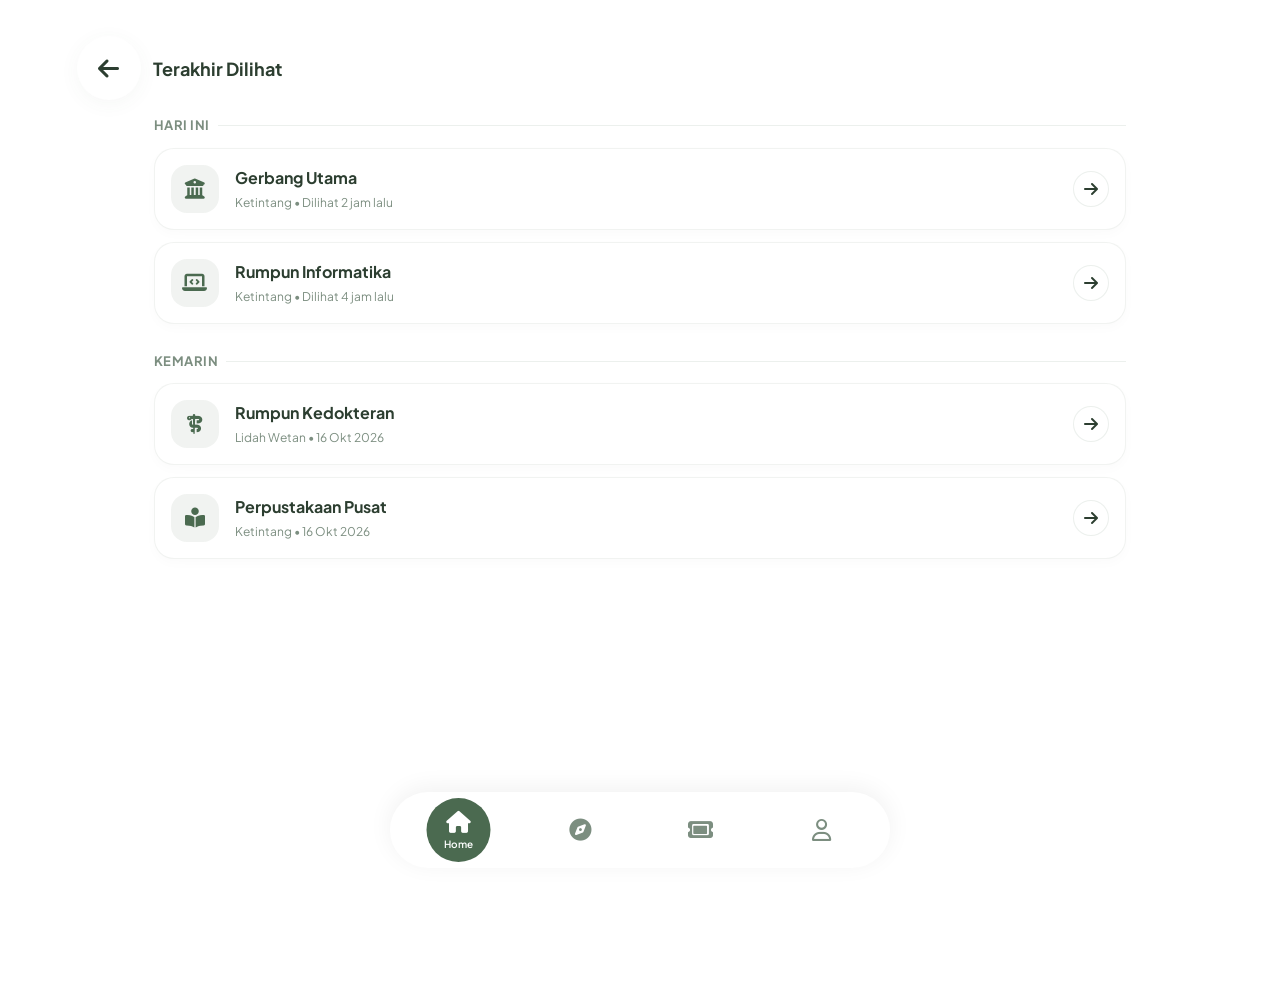
<file: pages/recent.html>
<!DOCTYPE html>
<html lang="id">
<head>
    <meta charset="UTF-8">
    <meta name="viewport" content="width=device-width, initial-scale=1.0">
    <title>Terakhir Dilihat - UnesaVel</title>
    <link href="https://fonts.googleapis.com/css2?family=Playfair+Display:ital,wght@0,400;0,700;1,400&family=Plus+Jakarta+Sans:wght@300;400;500;600;700&display=swap" rel="stylesheet">
    <link rel="stylesheet" href="https://cdnjs.cloudflare.com/ajax/libs/font-awesome/6.4.0/css/all.min.css">
    <link rel="stylesheet" href="../assets/css/variables.css">
    <link rel="stylesheet" href="../assets/css/style.css">
    <link rel="stylesheet" href="../assets/css/components.css">
    <link rel="stylesheet" href="../assets/css/navbar.css">
    <link rel="stylesheet" href="../assets/css/recent.css">
    
    <!-- Obat Anti Kedip Putih -->
    <script>
        const savedTheme = localStorage.getItem('theme');
        if (savedTheme === 'dark') {
            document.documentElement.setAttribute('data-theme', 'dark');
        }
    </script>
</head>
<body class="recent-page">
    <div class="app-shell">
        
   
        <header class="header-actions">
            <div class="top-nav" style="margin-bottom: 0; padding: 0;">
                <button class="btn-icon" onclick="history.back()"><i class="fa-solid fa-arrow-left"></i></button>
                <h2 class="page-title" style="font-size: 18px; font-weight: 700; color: var(--text-main); margin-left: 12px;">Terakhir Dilihat</h2>
            </div>

        </header>

        <!-- Grup Waktu: Hari Ini -->
        <section class="time-group">
            <h3 class="time-header">Hari Ini</h3>
            <div class="recent-list">
                
                <a href="#" class="recent-item">
                    <div class="recent-icon">
                        <i class="fa-solid fa-building-columns"></i>
                    </div>
                    <div class="recent-info">
                        <h4>Gerbang Utama</h4>
                        <p>Ketintang • Dilihat 2 jam lalu</p>
                    </div>
                    <div class="recent-action">
                        <i class="fa-solid fa-arrow-right"></i>
                    </div>
                </a>

                <a href="#" class="recent-item">
                    <div class="recent-icon">
                        <i class="fa-solid fa-laptop-code"></i>
                    </div>
                    <div class="recent-info">
                        <h4>Rumpun Informatika</h4>
                        <p>Ketintang • Dilihat 4 jam lalu</p>
                    </div>
                    <div class="recent-action">
                        <i class="fa-solid fa-arrow-right"></i>
                    </div>
                </a>

            </div>
        </section>

        <!-- Grup Waktu: Kemarin -->
        <section class="time-group">
            <h3 class="time-header">Kemarin</h3>
            <div class="recent-list">
                
                <a href="#" class="recent-item">
                    <div class="recent-icon">
                        <i class="fa-solid fa-staff-snake"></i>
                    </div>
                    <div class="recent-info">
                        <h4>Rumpun Kedokteran</h4>
                        <p>Lidah Wetan • 16 Okt 2026</p>
                    </div>
                    <div class="recent-action">
                        <i class="fa-solid fa-arrow-right"></i>
                    </div>
                </a>

                <a href="#" class="recent-item">
                    <div class="recent-icon">
                        <i class="fa-solid fa-book-open-reader"></i>
                    </div>
                    <div class="recent-info">
                        <h4>Perpustakaan Pusat</h4>
                        <p>Ketintang • 16 Okt 2026</p>
                    </div>
                    <div class="recent-action">
                        <i class="fa-solid fa-arrow-right"></i>
                    </div>
                </a>

            </div>
        </section>

    </div>
    <script src="../assets/js/translate.js"></script>
    <div id="bottom-nav-container"></div>
    <script src="../assets/js/navbar.js"></script>
    <script src="../assets/js/script.js"></script>
    <script src="../assets/js/translate.js"></script>
</body>
</html>
</file>
<file: assets/css/variables.css>
/* 
 * File: assets/css/variables.css
 * Description: CSS variables for theming and styling (COLORS, BORDER RADIUS, SHADOWS, etc.)
 */

:root {
    --primary: #4b6a50;
    --secondary: #678a6d;
    --bg-main: #ffffff;
    --bg-surface: #ffffff;
    --text-main: #2c3e30;
    --text-muted: #7c8e80;
    --border-color: #ccd4c9;
    
    --banner-grad-start: #e7efe4;
    --banner-grad-end: #ffffff;

    --static-white: #ffffff;
    --static-dark: #2c3e30;
    
    --radius-lg: 24px;
    --radius-md: 16px;
    --radius-sm: 12px;
    --shadow-soft: 0 4px 20px rgba(75, 106, 80, 0.05);
    --shadow-hover: 0 -4px 24px rgba(0, 0, 0, 0.06);
}

[data-theme="dark"] {
    --primary: #85a88c; 
    --secondary: #59785e;
    --bg-main: #121613;
    --bg-surface: #1e2620;
    --text-main: #e6ebe7;
    --text-muted: #a0afa4;
    --border-color: #2c3e30;
    
    --banner-grad-start: #232e25;
    --banner-grad-end: #121613;
    
    --shadow-soft: 0 4px 20px rgba(0, 0, 0, 0.3);
    --shadow-hover: 0 -4px 24px rgba(0, 0, 0, 0.5);
}
</file>
<file: assets/css/booking.css>
:root {
  --booking-primary: var(--primary, #42684b);
  --booking-bg: var(--background, #ffffff);
  --booking-surface: var(--surface, #ffffff);
  --booking-text: var(--text, #26352a);
  --booking-muted: var(--text-secondary, #7b857b);
  --booking-border: var(--border, #e1e7df);
  --booking-danger: #c34444;
}

* {
  box-sizing: border-box;
}

body {
  margin: 0;
  font-family: Arial, Helvetica, sans-serif;
  background: var(--booking-bg);
  color: var(--booking-text);
  padding-bottom: 120px;
}

button,
input {
  font: inherit;
}

button {
  -webkit-tap-highlight-color: transparent;
  cursor: pointer;
}

/* ==============================
   HALAMAN BOOKING
============================== */

.booking-page {
  width: 100%;
  min-height: 100vh;
  padding: 0 20px 40px;
  background: var(--booking-bg);
  color: var(--booking-text);
}

/* ==============================
   HEADER DAN BRAND
============================== */

.booking-header {
  display: flex;
  flex-direction: column;
  align-items: stretch;
  width: 100%;
  max-width: 520px;
  margin: 0 auto;
  padding: 18px 0 0;
  gap: 0;
}

.booking-header .brand {
  align-self: flex-start;
}

.brand {
  display: inline-flex;
  align-items: center;
  gap: 10px;
  color: var(--booking-text);
  text-decoration: none;
}

.brand-logo {
  display: flex;
  align-items: center;
  justify-content: center;
  width: 42px;
  height: 42px;
  border-radius: 12px;
  background: var(--booking-primary);
  color: #fff;
  font-size: 15px;
  font-weight: 800;
  letter-spacing: -1px;
}

.brand-name {
  font-size: 18px;
  font-weight: 700;
}

/* Tombol kembali tepat di bawah brand */

.booking-header .booking-back-wrapper {
  display: flex;
  justify-content: flex-start;
  width: 100%;
  margin: 8px 0 0;
  padding: 0;
}

.booking-back-button {
  display: inline-flex;
  align-items: center;
  justify-content: center;
  gap: 6px;
  padding: 6px 10px;
  border: 1px solid var(--booking-border);
  border-radius: 8px;
  background: var(--booking-surface);
  color: var(--booking-text);
  text-decoration: none;
  font-size: 12px;
  font-weight: 600;
  transition: background 0.2s, color 0.2s;
}

.booking-back-button:hover {
  background: var(--booking-primary);
  color: #fff;
}

.booking-back-button:focus-visible {
  outline: 2px solid var(--booking-primary);
  outline-offset: 3px;
}

/* ==============================
   KONTEN DAN JUDUL
============================== */

.booking-content {
  width: 100%;
  max-width: 520px;
  margin: 8px auto 0;
}

.page-heading {
  margin-bottom: 24px;
}

.page-heading h1 {
  margin: 0 0 7px;
  font-size: 27px;
  line-height: 1.25;
  letter-spacing: -0.6px;
}

.page-heading p {
  margin: 0;
  color: var(--booking-muted);
  font-size: 14px;
  line-height: 1.5;
}

#bookingForm {
  width: 100%;
}

/* ==============================
   LOKASI PENJEMPUTAN DAN TUJUAN
============================== */

.route-section,
.form-section {
  width: 100%;
  margin-bottom: 22px;
  overflow: visible;
}

.route-box {
  position: relative;
  display: flex;
  flex-direction: column;
  width: 100%;
  gap: 12px;
  overflow: visible;
}

.location-input {
  position: relative;
  display: flex;
  align-items: center;
  width: 100%;
  min-width: 0;
  min-height: 58px;
  border: 1px solid var(--booking-border);
  border-radius: 13px;
  background: var(--booking-surface);
  transition: border-color 0.18s, box-shadow 0.18s;
}

.location-input:focus-within {
  border-color: var(--booking-primary);
  box-shadow: 0 0 0 3px rgba(66, 104, 75, 0.10);
}

.location-dot {
  position: absolute;
  left: 15px;
  z-index: 1;
  width: 10px;
  height: 10px;
  border: 2px solid var(--booking-primary);
  border-radius: 50%;
  pointer-events: none;
}

.pickup-dot {
  background: var(--booking-primary);
}

.destination-dot {
  background: var(--booking-surface);
}

.search-location input[type="text"] {
  display: block;
  width: 100%;
  min-width: 0;
  min-height: 56px;
  padding: 12px 78px 12px 38px;
  border: none;
  outline: none;
  border-radius: inherit;
  background: transparent;
  color: var(--booking-text);
  font-size: 14px;
}

.search-location input[type="text"]::placeholder {
  color: var(--booking-muted);
  opacity: 1;
}

.clear-location {
  position: absolute;
  top: 50%;
  right: 12px;
  z-index: 2;
  display: flex;
  align-items: center;
  justify-content: center;
  width: 28px;
  height: 28px;
  padding: 0;
  transform: translateY(-50%);
  border: none;
  border-radius: 50%;
  background: var(--booking-bg);
  color: var(--booking-muted);
  font-size: 22px;
  line-height: 1;
}

.clear-location:hover {
  background: var(--booking-border);
  color: var(--booking-text);
}

.clear-location[hidden] {
  display: none;
}

.swap-button {
  position: absolute;
  top: 50%;
  right: 10px;
  z-index: 5;
  display: flex;
  align-items: center;
  justify-content: center;
  width: 34px;
  height: 34px;
  padding: 0;
  transform: translateY(-50%);
  border: 1px solid var(--booking-border);
  border-radius: 50%;
  background: var(--booking-surface);
  color: var(--booking-primary);
  font-size: 21px;
  line-height: 1;
  box-shadow: 0 3px 9px rgba(0, 0, 0, 0.10);
  transition: background 0.18s, transform 0.18s;
}

.swap-button:hover {
  background: var(--booking-bg);
}

.swap-button:active {
  transform: translateY(-50%) scale(0.94);
}

/* ==============================
   DROPDOWN LOKASI
============================== */

.location-options {
  position: absolute;
  top: calc(100% + 7px);
  right: 0;
  left: 0;
  z-index: 30;
  display: none;
  max-height: 270px;
  padding: 7px;
  overflow-y: auto;
  border: 1px solid var(--booking-border);
  border-radius: 14px;
  background: var(--booking-surface);
  box-shadow: 0 10px 28px rgba(0, 0, 0, 0.12);
}

.location-options.show {
  display: block;
}

.location-option {
  display: flex;
  flex-direction: column;
  gap: 5px;
  width: 100%;
  padding: 12px;
  border: none;
  border-radius: 10px;
  background: transparent;
  color: var(--booking-text);
  text-align: left;
  transition: background 0.15s;
}

.location-option + .location-option {
  margin-top: 3px;
}

.location-option:hover,
.location-option:focus-visible {
  outline: none;
  background: var(--booking-bg);
}

.location-option-name {
  font-size: 14px;
  font-weight: 700;
  line-height: 1.4;
}

.location-option-campus {
  color: var(--booking-muted);
  font-size: 12px;
  line-height: 1.4;
}

.location-not-found {
  padding: 14px 12px;
  color: var(--booking-muted);
  font-size: 13px;
  line-height: 1.5;
}

/* ==============================
   PESAN ERROR
============================== */

.form-error {
  margin: 7px 0 0;
  color: var(--booking-danger);
  font-size: 12px;
  line-height: 1.5;
}

.form-error:empty {
  display: none;
}

/* ==============================
   TANGGAL DAN JAM
============================== */

.date-time-section {
  padding-top: 2px;
}

.date-time-grid {
  display: grid;
  grid-template-columns: minmax(0, 1fr) minmax(0, 0.9fr);
  gap: 14px;
  align-items: start;
}

.input-box,
.time-picker-group {
  width: 100%;
  min-width: 0;
}

.input-box label,
.time-picker-group > .form-label,
.passenger-label {
  display: block;
  margin: 0 0 9px;
  color: var(--booking-text);
  font-size: 13px;
  font-weight: 600;
  line-height: 1.4;
}

/* Input tanggal */

.input-box input[type="date"] {
  display: block;
  width: 100%;
  min-width: 0;
  height: 48px;
  min-height: 48px;
  padding: 11px 12px;
  border: 1px solid var(--booking-border);
  border-radius: 10px;
  outline: none;
  background: var(--booking-surface);
  color: var(--booking-text);
  font-size: 14px;
}

.input-box input[type="date"]:focus {
  border-color: var(--booking-primary);
  box-shadow: 0 0 0 3px rgba(66, 104, 75, 0.10);
}

/* ==============================
   TIME PICKER
============================== */

.time-picker-group {
  display: flex;
  flex-direction: column;
  align-self: start;
}

.time-picker {
  display: flex;
  align-items: center;
  justify-content: space-between;
  gap: 3px;
  width: 100%;
  height: 48px;
  min-height: 48px;
  margin: 0;
  padding: 3px 7px;
  overflow: hidden;
  border: 1px solid var(--booking-border);
  border-radius: 10px;
  background: var(--booking-surface);
  color: var(--booking-text);
}

.time-picker:focus-within {
  border-color: var(--booking-primary);
  box-shadow: 0 0 0 3px rgba(66, 104, 75, 0.10);
}

.time-picker-column {
  display: grid;
  grid-template-columns: 18px minmax(25px, 1fr) 18px;
  align-items: center;
  justify-content: center;
  gap: 2px;
  min-width: 0;
  flex: 1;
}

.time-picker-label {
  display: none;
}

.time-picker-arrow {
  display: flex;
  align-items: center;
  justify-content: center;
  width: 18px;
  height: 28px;
  padding: 0;
  border: none;
  border-radius: 5px;
  background: transparent;
  color: var(--booking-muted);
  font-size: 9px;
  line-height: 1;
}

.time-picker-arrow:hover {
  background: var(--booking-bg);
  color: var(--booking-primary);
}

.time-picker-arrow:active {
  transform: scale(0.92);
}

.time-picker-arrow:focus-visible {
  outline: 2px solid var(--booking-primary);
  outline-offset: 1px;
}

/* Input jam dan menit yang bisa diketik */

.time-picker-value {
  display: block;
  width: 100%;
  min-width: 0;
  height: 30px;
  margin: 0;
  padding: 0 1px;
  border: none;
  border-radius: 5px;
  outline: none;
  background: var(--booking-bg);
  color: var(--booking-text);
  font-family: inherit;
  font-size: 14px;
  font-weight: 700;
  line-height: 30px;
  text-align: center;
  font-variant-numeric: tabular-nums;
  appearance: none;
  -webkit-appearance: none;
  -moz-appearance: textfield;
  user-select: text;
  cursor: text;
}

.time-picker-value:focus {
  outline: 1px solid var(--booking-primary);
  background: var(--booking-surface);
}

.time-picker-value::-webkit-inner-spin-button,
.time-picker-value::-webkit-outer-spin-button {
  margin: 0;
  appearance: none;
  -webkit-appearance: none;
}

.time-picker-colon {
  flex-shrink: 0;
  color: var(--booking-text);
  font-size: 15px;
  font-weight: 700;
}

.time-picker-zone {
  flex-shrink: 0;
  color: var(--booking-muted);
  font-size: 9px;
  font-weight: 700;
}

.time-picker-group .form-hint {
  display: block;
  margin-top: 5px;
  color: var(--booking-muted);
  font-size: 10px;
  line-height: 1.4;
}

/* ==============================
   JUMLAH PENUMPANG
============================== */

.passenger-section {
  margin-top: 4px;
}

.passenger-label {
  margin-bottom: 10px;
}

.counter {
  display: flex;
  align-items: center;
  gap: 15px;
  width: fit-content;
  min-height: 42px;
}

.counter button {
  display: flex;
  align-items: center;
  justify-content: center;
  width: 38px;
  height: 38px;
  flex-shrink: 0;
  border: 1px solid var(--booking-border);
  border-radius: 10px;
  background: var(--booking-surface);
  color: var(--booking-primary);
  font-size: 22px;
  line-height: 1;
  transition: background 0.15s, opacity 0.15s;
}

.counter button:hover:not(:disabled) {
  background: var(--booking-bg);
}

.counter button:disabled {
  opacity: 0.4;
  cursor: not-allowed;
}

.counter input {
  width: 55px;
  height: 38px;
  padding: 5px;
  border: 1px solid var(--booking-border);
  border-radius: 9px;
  outline: none;
  background: var(--booking-surface);
  color: var(--booking-text);
  text-align: center;
  font-size: 16px;
  font-weight: 700;
  font-variant-numeric: tabular-nums;
  appearance: textfield;
  -moz-appearance: textfield;
}

.counter input:focus {
  border-color: var(--booking-primary);
}

.counter input::-webkit-inner-spin-button,
.counter input::-webkit-outer-spin-button {
  margin: 0;
  appearance: none;
  -webkit-appearance: none;
}

.passenger-note {
  margin: 5px 0 0;
  color: var(--booking-muted);
  font-size: 11px;
  line-height: 1.5;
}

/* ==============================
   TOMBOL CARI BUS
============================== */

.search-button {
  display: block;
  width: 100%;
  min-height: 51px;
  margin-top: 23px;
  padding: 14px 18px;
  border: none;
  border-radius: 12px;
  background: var(--booking-primary);
  color: #fff;
  font-size: 15px;
  font-weight: 700;
  text-align: center;
  transition: filter 0.18s, transform 0.18s;
}

.search-button:hover {
  filter: brightness(0.94);
}

.search-button:active {
  transform: scale(0.99);
}

.search-button:focus-visible,
.swap-button:focus-visible,
.clear-location:focus-visible,
.counter button:focus-visible {
  outline: 2px solid var(--booking-primary);
  outline-offset: 3px;
}

/* ==============================
   DARK MODE
   Mengikuti atribut data-theme="dark"
============================== */

html[data-theme="dark"] {
  color-scheme: dark;
}

html[data-theme="dark"] body {
  --booking-bg: var(--background, #141914);
  --booking-surface: var(--surface, #202720);
  --booking-text: var(--text, #edf3ed);
  --booking-muted: var(--text-secondary, #a1ada1);
  --booking-border: var(--border, #394239);
  --booking-primary: var(--primary, #79a982);
  --booking-danger: #ff8b8b;

  background: var(--booking-bg);
  color: var(--booking-text);
}

html[data-theme="dark"] .booking-page {
  background: var(--booking-bg);
  color: var(--booking-text);
}

html[data-theme="dark"] .booking-header,
html[data-theme="dark"] .booking-content {
  color: var(--booking-text);
}

html[data-theme="dark"] .location-input,
html[data-theme="dark"] .location-options,
html[data-theme="dark"] .input-box input[type="date"],
html[data-theme="dark"] .time-picker,
html[data-theme="dark"] .counter button,
html[data-theme="dark"] .counter input,
html[data-theme="dark"] .booking-back-button {
  background: var(--booking-surface);
  color: var(--booking-text);
  border-color: var(--booking-border);
}

html[data-theme="dark"] .search-location input[type="text"],
html[data-theme="dark"] .time-picker-value {
  background: transparent;
  color: var(--booking-text);
}

html[data-theme="dark"] .time-picker-value:focus {
  background: var(--booking-bg);
}

html[data-theme="dark"] .location-option {
  color: var(--booking-text);
}

html[data-theme="dark"] .location-option:hover,
html[data-theme="dark"] .location-option:focus-visible,
html[data-theme="dark"] .time-picker-arrow:hover,
html[data-theme="dark"] .counter button:hover:not(:disabled) {
  background: var(--booking-bg);
}

html[data-theme="dark"] .time-picker-arrow,
html[data-theme="dark"] .time-picker-zone,
html[data-theme="dark"] .time-picker-colon,
html[data-theme="dark"] .form-hint,
html[data-theme="dark"] .passenger-note,
html[data-theme="dark"] .location-option-campus {
  color: var(--booking-muted);
}

html[data-theme="dark"] .swap-button {
  background: var(--booking-surface);
  color: var(--booking-primary);
  border-color: var(--booking-border);
  box-shadow: 0 3px 9px rgba(0, 0, 0, 0.25);
}

html[data-theme="dark"] .booking-back-button:hover {
  background: var(--booking-primary);
  color: #121715;
}

html[data-theme="dark"] input::placeholder {
  color: var(--booking-muted);
  opacity: 1;
}

/* ==============================
   RESPONSIVE: TABLET DAN HP
============================== */

@media (max-width: 420px) {
  .booking-page {
    padding-right: 16px;
    padding-left: 16px;
  }

  .booking-header {
    padding-top: 17px;
  }

  .booking-content {
    margin-top: 8px;
  }

  .page-heading h1 {
    font-size: 24px;
  }

  .date-time-grid {
    grid-template-columns: minmax(0, 1fr) minmax(0, 0.9fr);
    gap: 10px;
  }

  .input-box input[type="date"] {
    padding-right: 5px;
    padding-left: 7px;
    font-size: 12px;
  }

  .time-picker {
    gap: 2px;
    padding-right: 4px;
    padding-left: 4px;
  }

  .time-picker-column {
    grid-template-columns: 14px minmax(21px, 1fr) 14px;
    gap: 1px;
  }

  .time-picker-arrow {
    width: 14px;
    font-size: 8px;
  }

  .time-picker-value {
    font-size: 13px;
  }

  .time-picker-zone {
    font-size: 8px;
  }
}

@media (max-width: 350px) {
  .date-time-grid {
    gap: 7px;
  }

  .time-picker {
    padding-right: 3px;
    padding-left: 3px;
  }

  .time-picker-column {
    grid-template-columns: 12px minmax(19px, 1fr) 12px;
  }

  .time-picker-arrow {
    width: 12px;
    font-size: 7px;
  }

  .time-picker-value {
    font-size: 12px;
  }

  .time-picker-zone {
    font-size: 7px;
  }
}

/* Kurangi animasi jika diminta oleh pengaturan perangkat */

@media (prefers-reduced-motion: reduce) {
  *,
  *::before,
  *::after {
    scroll-behavior: auto !important;
    transition-duration: 0.01ms !important;
  }
}
</file>
<file: assets/css/navbar.css>
.bottom-nav {
    position: fixed;
    bottom: max(24px, env(safe-area-inset-bottom));
    left: 50%;
    transform: translateX(-50%);
    width: calc(100% - clamp(32px, 6vw, 48px));
    max-width: 400px;
    background-color: var(--bg-surface);
    display: flex;
    justify-content: space-around;
    align-items: center;
    padding: 8px;
    border-radius: 100px;
    box-shadow: var(--shadow-hover);
    z-index: 999;
    transition: background-color 0.3s ease;
}

.nav-indicator {
    position: absolute;
    width: 64px;
    height: 64px;
    background-color: var(--primary);
    border-radius: 50%;
    top: 50%;
    margin-top: -32px;
    left: 0;
}

.nav-item {
    position: relative;
    z-index: 2;
    display: flex;
    flex-direction: column;
    align-items: center;
    justify-content: center;
    text-decoration: none;
    color: var(--text-muted);
    flex: 1;
    min-width: 0;
    height: clamp(52px, 12vw, 60px);
    transition: all 0.3s ease;
}

.nav-item i {
    font-size: clamp(18px, 5.5vw, 22px);
    transition: all 0.3s ease;
}

.nav-item span {
    font-size: clamp(9px, 2.5vw, 10px);
    font-weight: 600;
    position: absolute;
    bottom: 8px;
    opacity: 0;
    transform: translateY(10px);
    transition: all 0.3s ease;
}

.nav-item.active {
    color: var(--static-white);
}

.nav-item.active i {
    transform: translateY(-8px);
}

.nav-item.active span {
    opacity: 1;
    transform: translateY(0);
    color: var(--static-white);
}

@media (min-width: 768px) {
    .bottom-nav {
        bottom: 32px;
        max-width: 500px;
    }
}
</file>
<file: assets/css/bus-selection.css>
/* ==========================================
   BUS SELECTION - UNESAVEL
   Mengikuti assets/css/variables.css
========================================== */

/* Variabel tema: gunakan palet asli UNESAVEL */
:root {
    --bs-primary: var(--primary, #4b6a50);
    --bs-secondary: var(--secondary, #678a6d);
    --bs-text: var(--text-main, #2c3e30);
    --bs-muted: var(--text-muted, #7c8e80);
    --bs-bg: var(--bg-main, #ffffff);
    --bs-card: var(--bg-surface, #ffffff);
    --bs-border: var(--border-color, #ccd4c9);
    --bs-on-primary: #ffffff;
    --bs-green: #3f8050;
    --bs-red: #dc2626;
    --bs-shadow: var(--shadow-soft, 0 4px 20px rgba(75, 106, 80, 0.05));
    --bs-seat-occupied-bg: #d1d5db;
    --bs-seat-occupied-text: #374151;
    --bs-seat-occupied-border: #9ca3af;
    --bs-door-bg: #ecfdf5;
    --bs-door-text: #0f766e;
    --bs-door-border: #0d9488;
}

/* Dark mode mengikuti variables.css */
html[data-theme="dark"] {
    --bs-primary: var(--primary, #85a88c);
    --bs-secondary: var(--secondary, #59785e);
    --bs-text: var(--text-main, #e6ebe7);
    --bs-muted: var(--text-muted, #a0afa4);
    --bs-bg: var(--bg-main, #121613);
    --bs-card: var(--bg-surface, #1e2620);
    --bs-border: var(--border-color, #2c3e30);
    --bs-on-primary: #121613;
    --bs-green: #85c995;
    --bs-red: #f87171;
    --bs-shadow: var(--shadow-soft, 0 4px 20px rgba(0, 0, 0, 0.3));
    --bs-seat-occupied-bg: #39433c;
    --bs-seat-occupied-text: #c4cec6;
    --bs-seat-occupied-border: #58665b;
    --bs-door-bg: #24372a;
    --bs-door-text: #b8d9bf;
    --bs-door-border: #59785e;
}

/* ==========================================
   DASAR
========================================== */

* {
    box-sizing: border-box;
}

[hidden] {
    display: none !important;
}

body {
    margin: 0;
    padding-bottom: 120px;
    background: var(--bs-bg);
    color: var(--bs-text);
    font-family: "Segoe UI", Arial, sans-serif;
    line-height: 1.5;
    transition: background-color 0.2s, color 0.2s;
}

button,
a {
    font: inherit;
}

button {
    cursor: pointer;
}

a {
    color: inherit;
    text-decoration: none;
}

button:focus-visible,
a:focus-visible {
    outline: 3px solid var(--bs-primary);
    outline-offset: 3px;
}

.selection-page {
    width: min(100% - 40px, 900px);
    margin: 0 auto;
    padding: 24px 0 40px;
}

/* ==========================================
   HEADER
========================================== */

.selection-header {
    display: grid;
    grid-template-columns: 44px minmax(0, 1fr) 44px;
    align-items: center;
    gap: 12px;
    margin-bottom: 30px;
}

.back-button {
    display: flex;
    width: 42px;
    height: 42px;
    align-items: center;
    justify-content: center;
    border: 1px solid var(--bs-border);
    border-radius: 14px;
    background: var(--bs-card);
    color: var(--bs-text);
    transition: background 0.2s, transform 0.2s;
}

.back-button:hover {
    background: color-mix(in srgb, var(--bs-primary) 10%, var(--bs-card));
    transform: translateX(-2px);
}

.back-arrow {
    font-size: 25px;
    line-height: 1;
}

.header-route {
    display: flex;
    min-width: 0;
    align-items: center;
    justify-content: center;
    gap: 10px;
    font-size: 15px;
    font-weight: 750;
    text-align: center;
}

.header-route span:not(.header-route-arrow) {
    overflow-wrap: anywhere;
}

.header-route-arrow {
    flex-shrink: 0;
    color: var(--bs-primary);
    font-size: 21px;
}

.header-spacer {
    width: 44px;
}

/* ==========================================
   JUDUL HALAMAN
========================================== */

.trip-summary {
    display: flex;
    align-items: center;
    gap: 16px;
    margin-bottom: 30px;
}

.trip-summary-icon {
    display: grid;
    width: 58px;
    height: 58px;
    flex-shrink: 0;
    place-items: center;
    border-radius: 18px;
    background: color-mix(in srgb, var(--bs-primary) 14%, var(--bs-card));
    font-size: 28px;
}

.trip-summary-text h1 {
    margin: 0 0 4px;
    font-size: clamp(25px, 4vw, 32px);
    font-weight: 850;
    letter-spacing: -0.8px;
}

.trip-summary-text p {
    margin: 0;
    color: var(--bs-muted);
    font-size: 14px;
}

/* ==========================================
   JUDUL BAGIAN
========================================== */

.section-heading,
.results-heading {
    display: flex;
    align-items: center;
    justify-content: space-between;
    gap: 14px;
}

.section-heading h2,
.results-heading h2 {
    margin: 0;
    font-size: 18px;
    font-weight: 800;
}

.section-heading p,
.results-heading p {
    margin: 4px 0 0;
    color: var(--bs-muted);
    font-size: 13px;
}

.date-section {
    margin-bottom: 24px;
}

/* ==========================================
   PEMILIH TANGGAL
========================================== */

.date-scroller {
    display: flex;
    gap: 10px;
    margin-top: 16px;
    padding: 2px 1px 10px;
    overflow-x: auto;
    overscroll-behavior-x: contain;
    scrollbar-width: thin;
    scrollbar-color: var(--bs-border) transparent;
}

.date-option {
    display: flex;
    min-width: 76px;
    flex-shrink: 0;
    flex-direction: column;
    align-items: center;
    gap: 4px;
    padding: 13px 12px;
    border: 1px solid var(--bs-border);
    border-radius: 16px;
    background: var(--bs-card);
    color: var(--bs-text);
    transition: border-color 0.2s, background 0.2s;
}

.date-option:hover {
    border-color: var(--bs-primary);
}

.date-option.active {
    border-color: var(--bs-primary);
    background: var(--bs-primary);
    color: var(--bs-on-primary);
}

.date-day {
    font-size: 12px;
    font-weight: 600;
    opacity: 0.9;
}

.date-number {
    font-size: 22px;
    font-weight: 850;
    line-height: 1.3;
}

.date-month {
    font-size: 12px;
    font-weight: 600;
}

/* ==========================================
   RINGKASAN RUTE
========================================== */

.filter-summary {
    display: flex;
    align-items: center;
    gap: 20px;
    margin-bottom: 32px;
    padding: 19px 22px;
    border: 1px solid var(--bs-border);
    border-radius: 18px;
    background: var(--bs-card);
}

.filter-item {
    display: flex;
    min-width: 0;
    flex: 1;
    flex-direction: column;
    gap: 5px;
}

.filter-label {
    color: var(--bs-muted);
    font-size: 12px;
}

.filter-item strong {
    overflow-wrap: anywhere;
    font-size: 14px;
    font-weight: 750;
}

.filter-divider {
    width: 1px;
    height: 36px;
    flex-shrink: 0;
    background: var(--bs-border);
}

/* ==========================================
   DAFTAR BUS
========================================== */

.bus-results {
    margin-bottom: 30px;
}

.results-heading {
    margin-bottom: 17px;
}

.results-count {
    flex-shrink: 0;
    padding: 6px 11px;
    border-radius: 20px;
    background: color-mix(in srgb, var(--bs-primary) 14%, var(--bs-card));
    color: var(--bs-primary);
    font-size: 12px;
    font-weight: 800;
}

.bus-list {
    display: flex;
    flex-direction: column;
    gap: 18px;
}

/* ==========================================
   KARTU BUS
========================================== */

.bus-card {
    overflow: hidden;
    border: 1px solid var(--bs-border);
    border-radius: 20px;
    background: var(--bs-card);
    box-shadow: var(--bs-shadow);
    transition: border-color 0.2s, transform 0.2s, background 0.2s;
}

.bus-card:hover {
    border-color: color-mix(in srgb, var(--bs-primary) 55%, var(--bs-border));
}

.bus-card-main {
    padding: 22px;
}

.bus-card-top {
    display: flex;
    align-items: flex-start;
    justify-content: space-between;
    gap: 16px;
    padding-bottom: 20px;
    border-bottom: 1px solid var(--bs-border);
}

.bus-identity {
    min-width: 0;
}

.bus-card-title {
    margin: 0;
    font-size: clamp(25px, 4vw, 30px);
    font-weight: 900;
    line-height: 1.2;
    letter-spacing: -0.8px;
    overflow-wrap: anywhere;
}

.bus-plate {
    display: inline-block;
    margin-top: 7px;
    padding: 4px 9px;
    border: 1px solid var(--bs-border);
    border-radius: 7px;
    color: var(--bs-muted);
    font-size: 12px;
    font-weight: 750;
    letter-spacing: 0.5px;
}

.bus-status-wrap {
    display: flex;
    flex-shrink: 0;
    flex-direction: column;
    align-items: flex-end;
    gap: 7px;
    text-align: right;
}

.bus-status {
    display: inline-flex;
    align-items: center;
    gap: 6px;
    padding: 6px 10px;
    border-radius: 20px;
    background: color-mix(in srgb, var(--bs-green) 15%, var(--bs-card));
    color: var(--bs-green);
    font-size: 12px;
    font-weight: 800;
}

.bus-status::before {
    width: 7px;
    height: 7px;
    border-radius: 50%;
    background: currentColor;
    content: "";
}

.bus-status.unavailable {
    background: color-mix(in srgb, var(--bs-red) 13%, var(--bs-card));
    color: var(--bs-red);
}

.seat-count {
    color: var(--bs-muted);
    font-size: 12px;
    font-weight: 650;
}

/* ==========================================
   RUTE BUS
========================================== */

.bus-card-middle {
    display: grid;
    grid-template-columns: minmax(0, 1fr) auto;
    align-items: center;
    gap: 20px;
    padding: 22px 0 20px;
}

.bus-route {
    display: flex;
    min-width: 0;
    flex-direction: column;
    gap: 24px;
    padding: 5px 0;
}

.route-item {
    display: flex;
    min-height: 42px;
    align-items: stretch;
    gap: 14px;
}

.route-marker {
    position: relative;
    display: flex;
    width: 20px;
    flex-shrink: 0;
    flex-direction: column;
    align-items: center;
}

.route-icon {
    position: relative;
    z-index: 1;
    display: grid;
    width: 20px;
    height: 20px;
    flex-shrink: 0;
    place-items: center;
    border: 2px solid var(--bs-card);
    border-radius: 50%;
    background: var(--bs-card);
    font-size: 18px;
    line-height: 1;
}

.pickup-icon {
    color: var(--bs-primary);
}

.destination-icon {
    color: var(--bs-green);
}

.route-line {
    position: absolute;
    top: 21px;
    bottom: -32px;
    left: 50%;
    transform: translateX(-50%);
    border-left: 2px dashed var(--bs-border);
}

.route-details {
    display: flex;
    min-width: 0;
    flex-direction: column;
    gap: 5px;
}

.route-time-location {
    font-size: 16px;
    font-weight: 800;
    line-height: 1.6;
    overflow-wrap: anywhere;
}

.route-details small {
    color: var(--bs-muted);
    font-size: 12px;
    line-height: 1.5;
}

/* ==========================================
   HARGA
========================================== */

.bus-price {
    display: flex;
    min-width: 100px;
    flex-direction: column;
    align-items: flex-end;
    gap: 5px;
    text-align: right;
}

.bus-price-label {
    color: var(--bs-muted);
    font-size: 12px;
}

.bus-price-value {
    color: var(--bs-primary);
    font-size: clamp(18px, 3vw, 22px);
    font-weight: 900;
    white-space: nowrap;
}

.bus-price-unit {
    color: var(--bs-muted);
    font-size: 11px;
}

/* ==========================================
   BAGIAN BAWAH KARTU
========================================== */

.bus-card-bottom {
    display: flex;
    align-items: center;
    justify-content: space-between;
    gap: 14px;
    padding-top: 17px;
    border-top: 1px solid var(--bs-border);
}

.bus-duration {
    display: flex;
    align-items: center;
    gap: 7px;
    color: var(--bs-muted);
    font-size: 12px;
}

.duration-icon {
    font-size: 15px;
}

.detail-button {
    display: inline-flex;
    min-width: 125px;
    align-items: center;
    justify-content: center;
    gap: 8px;
    padding: 11px 17px;
    border: 0;
    border-radius: 11px;
    background: var(--bs-primary);
    color: var(--bs-on-primary);
    font-size: 13px;
    font-weight: 800;
    transition: opacity 0.2s, transform 0.2s;
}

.detail-button:hover {
    opacity: 0.9;
    transform: translateY(-1px);
}

.detail-button:disabled {
    cursor: not-allowed;
    opacity: 0.5;
    transform: none;
}

/* ==========================================
   BUS KOSONG
========================================== */

.empty-state {
    padding: 44px 24px;
    border: 1px dashed var(--bs-border);
    border-radius: 20px;
    background: var(--bs-card);
    text-align: center;
}

.empty-icon {
    margin-bottom: 12px;
    font-size: 42px;
}

.empty-state h3 {
    margin: 0 0 8px;
    font-size: 18px;
}

.empty-state p {
    max-width: 380px;
    margin: 0 auto;
    color: var(--bs-muted);
    font-size: 13px;
    line-height: 1.7;
}

/* ==========================================
   CATATAN BAWAH
========================================== */

.selection-footer {
    display: flex;
    align-items: flex-start;
    gap: 10px;
    padding: 15px 17px;
    border: 1px solid color-mix(in srgb, var(--bs-primary) 15%, var(--bs-border));
    border-radius: 13px;
    background: color-mix(in srgb, var(--bs-primary) 8%, var(--bs-bg));
    color: var(--bs-muted);
}

.footer-info-icon {
    flex-shrink: 0;
    color: var(--bs-primary);
    font-weight: 800;
}

.selection-footer p {
    margin: 0;
    font-size: 12px;
    line-height: 1.7;
}

/* ==========================================
   MODAL PILIH KURSI
========================================== */

.modal-overlay {
    position: fixed;
    z-index: 1000;
    inset: 0;
    display: flex;
    align-items: center;
    justify-content: center;
    padding: 16px;
    overflow-y: auto;
    background: rgba(10, 18, 12, 0.68);
    backdrop-filter: blur(5px);
}

.bus-modal {
    position: relative;
    width: min(100%, 480px);
    max-height: calc(100dvh - 32px);
    overflow-y: auto;
    padding: 25px;
    border: 1px solid var(--bs-border);
    border-radius: 23px;
    background: var(--bs-card);
    color: var(--bs-text);
    box-shadow: 0 24px 70px rgba(0, 0, 0, 0.25);
    scrollbar-color: var(--bs-border) var(--bs-card);
}

.modal-close {
    position: absolute;
    top: 15px;
    right: 15px;
    display: grid;
    width: 36px;
    height: 36px;
    place-items: center;
    border: 1px solid var(--bs-border);
    border-radius: 50%;
    background: var(--bs-bg);
    color: var(--bs-text);
    font-size: 25px;
    transition: background 0.2s;
}

.modal-close:hover {
    background: color-mix(in srgb, var(--bs-primary) 12%, var(--bs-card));
}

.modal-eyebrow {
    margin: 0 0 5px;
    color: var(--bs-primary);
    font-size: 11px;
    font-weight: 800;
    letter-spacing: 1px;
}

.bus-modal h2 {
    margin: 0;
    font-size: 26px;
    font-weight: 900;
}

#seat-bus-info {
    margin: 5px 0 14px;
    color: var(--bs-muted);
    font-size: 13px;
}

.seat-trip-info {
    display: flex;
    align-items: center;
    justify-content: space-between;
    gap: 10px;
    padding: 12px;
    border: 1px solid var(--bs-border);
    border-radius: 12px;
    background: var(--bs-bg);
    font-size: 12px;
    font-weight: 700;
}

.seat-trip-info span {
    overflow-wrap: anywhere;
}

.seat-trip-info span:nth-child(2) {
    flex-shrink: 0;
    color: var(--bs-primary);
    font-size: 18px;
}

/* ==========================================
   LEGENDA KURSI
========================================== */

.seat-legend {
    display: flex;
    flex-wrap: wrap;
    justify-content: center;
    gap: 13px;
    margin: 20px 0;
}

.seat-legend > span {
    display: flex;
    align-items: center;
    gap: 6px;
    color: var(--bs-muted);
    font-size: 11px;
}

.seat-legend-box {
    width: 15px;
    height: 15px;
    border: 1px solid var(--bs-primary);
    border-radius: 4px;
}

.seat-legend-box.available {
    background: var(--bs-card);
}

.seat-legend-box.selected {
    border-color: var(--bs-primary);
    background: var(--bs-primary);
}

.seat-legend-box.occupied {
    border-color: var(--bs-seat-occupied-border);
    background: var(--bs-seat-occupied-bg);
}

/* ==========================================
   DENAH BUS
========================================== */

.bus-seat-map {
    width: 100%;
    max-width: 340px;
    margin: 20px auto;
    padding: 12px;
    border: 1px solid var(--bs-border);
    border-radius: 16px;
    background: var(--bs-bg);
}

.bus-front {
    display: flex;
    align-items: center;
    justify-content: space-between;
    gap: 10px;
    margin-bottom: 18px;
    padding-bottom: 13px;
    border-bottom: 2px dashed var(--bs-border);
    color: var(--bs-muted);
    font-size: 10px;
    font-weight: 800;
    letter-spacing: 1px;
}

.steering-wheel {
    display: grid;
    width: 35px;
    height: 35px;
    place-items: center;
    border: 2px solid var(--bs-border);
    border-radius: 50%;
    color: var(--bs-text);
    font-size: 22px;
}

.seat-grid,
#seat-grid {
    display: flex;
    width: 100%;
    flex-direction: column;
    gap: 9px;
}

/* Layout kursi untuk struktur lama */
.seat-row {
    display: grid;
    grid-template-columns: repeat(2, minmax(0, 1fr)) 22px minmax(0, 1fr);
    align-items: center;
    gap: 8px;
}

/* Layout kursi sesuai denah UNESAVEL */
.seat-front-row,
.seat-layout-row {
    display: grid;
    grid-template-columns: minmax(0, 2fr) minmax(42px, 1.2fr) minmax(0, 1fr);
    align-items: center;
    gap: 5px;
    width: 100%;
}

.seat-left-pair {
    display: grid;
    grid-template-columns: repeat(2, minmax(0, 1fr));
    gap: 2px;
    min-width: 0;
}

.seat-aisle {
    width: 100%;
    min-width: 0;
    min-height: 34px;
}

/* Semua kursi menggunakan warna tema */
.seat-button {
    display: flex;
    width: 100%;
    min-width: 0;
    min-height: 34px;
    align-items: center;
    justify-content: center;
    gap: 4px;
    padding: 0;
    border: 1px solid var(--bs-primary);
    border-radius: 6px;
    background: var(--bs-card);
    color: var(--bs-primary);
    font-size: 12px;
    font-weight: 800;
    cursor: pointer;
    transition: background 0.15s, color 0.15s, transform 0.15s;
}

.seat-button:not(:disabled):hover {
    background: color-mix(in srgb, var(--bs-primary) 14%, var(--bs-card));
    transform: translateY(-1px);
}

/* Kursi yang dipilih */
.seat-button.selected {
    border-color: var(--bs-primary);
    background: var(--bs-primary);
    color: var(--bs-on-primary);
}

/* Kursi yang sudah terisi */
.seat-button.occupied {
    border-color: var(--bs-seat-occupied-border);
    background: var(--bs-seat-occupied-bg);
    color: var(--bs-seat-occupied-text);
    cursor: not-allowed;
    opacity: 1;
}

/* Kursi yang dinonaktifkan */
.seat-button:disabled {
    cursor: not-allowed;
}

/* Area pintu dan kursi pengemudi */
.seat-door,
.driver-seat {
    display: flex;
    min-width: 0;
    min-height: 44px;
    flex-direction: column;
    align-items: center;
    justify-content: center;
    gap: 2px;
    padding: 3px;
    border-radius: 6px;
    box-sizing: border-box;
    text-align: center;
    font-size: 9px;
    font-weight: 700;
    line-height: 1.2;
}

.seat-door {
    border: 1px dashed var(--bs-door-border);
    background: var(--bs-door-bg);
    color: var(--bs-door-text);
}

.driver-seat {
    border: 1px solid var(--bs-border);
    background: color-mix(in srgb, var(--bs-primary) 8%, var(--bs-card));
    color: var(--bs-text);
}

.door-symbol,
.driver-symbol {
    font-size: 16px;
    line-height: 1;
}

.side-door-row {
    min-height: 44px;
}

/* Empat kursi belakang */
.seat-rear-row {
    display: grid;
    grid-template-columns: repeat(4, minmax(0, 1fr));
    gap: 2px;
    width: 100%;
    margin-top: 5px;
    padding-top: 10px;
    border-top: 1px dashed var(--bs-border);
}

/* ==========================================
   RINGKASAN PILIHAN KURSI
========================================== */

.seat-selection-summary {
    display: grid;
    grid-template-columns: minmax(0, 1fr) auto;
    gap: 12px;
    margin-top: 18px;
    padding: 15px;
    border: 1px solid var(--bs-border);
    border-radius: 13px;
    background: var(--bs-bg);
}

.seat-selection-summary > div {
    display: flex;
    min-width: 0;
    flex-direction: column;
    gap: 5px;
}

.seat-selection-summary > div:last-child {
    align-items: flex-end;
    text-align: right;
}

.seat-selection-summary span {
    color: var(--bs-muted);
    font-size: 11px;
}

.seat-selection-summary strong {
    overflow-wrap: anywhere;
    font-size: 13px;
    font-weight: 850;
}

#selected-seat-price {
    color: var(--bs-primary);
    font-size: 18px;
}

/* Pesan informasi pemilihan kursi */
.seat-notice {
    margin: 12px 0 0;
    padding: 10px 12px;
    border: 1px solid var(--bs-border);
    border-radius: 10px;
    background: color-mix(in srgb, var(--bs-primary) 10%, var(--bs-card));
    color: var(--bs-text);
    font-size: 12px;
    line-height: 1.6;
}

/* ==========================================
   TOMBOL KONFIRMASI KURSI
========================================== */

.seat-confirm-button {
    width: 100%;
    margin-top: 17px;
    padding: 14px 18px;
    border: none;
    border-radius: 12px;
    background: var(--bs-primary);
    color: var(--bs-on-primary);
    font-size: 13px;
    font-weight: 850;
    transition: opacity 0.2s, transform 0.2s;
}

.seat-confirm-button:hover {
    opacity: 0.9;
    transform: translateY(-1px);
}

.seat-confirm-button:disabled {
    cursor: not-allowed;
    opacity: 0.5;
    transform: none;
}

/* Fokus keyboard */
.seat-button:focus-visible,
.modal-close:focus-visible,
.seat-confirm-button:focus-visible {
    outline: 3px solid var(--bs-primary);
    outline-offset: 3px;
}

/* ==========================================
   RESPONSIVE
========================================== */

@media (max-width: 600px) {
    .selection-page {
        width: min(100% - 28px, 900px);
        padding-top: 18px;
    }

    .selection-header {
        gap: 8px;
        margin-bottom: 24px;
    }

    .header-route {
        gap: 6px;
        font-size: 12px;
    }

    .trip-summary {
        gap: 12px;
        margin-bottom: 25px;
    }

    .trip-summary-icon {
        width: 50px;
        height: 50px;
        border-radius: 15px;
        font-size: 24px;
    }

    .trip-summary-text p {
        font-size: 12px;
    }

    .filter-summary {
        gap: 10px;
        padding: 15px 12px;
    }

    .filter-item strong {
        font-size: 12px;
    }

    .filter-label {
        font-size: 10px;
    }

    .filter-divider {
        height: 32px;
    }

    .bus-card-main {
        padding: 17px;
    }

    .bus-card-top {
        gap: 8px;
        padding-bottom: 16px;
    }

    .bus-status {
        padding: 5px 8px;
        font-size: 10px;
    }

    .seat-count {
        font-size: 10px;
    }

    .bus-card-middle {
        gap: 10px;
        padding: 18px 0;
    }

    .route-item {
        gap: 10px;
    }

    .route-time-location {
        font-size: 14px;
    }

    .bus-price {
        min-width: 82px;
    }

    .bus-card-bottom {
        align-items: flex-start;
        flex-wrap: wrap;
    }

    .detail-button {
        min-width: 115px;
        padding: 10px 12px;
    }

    .modal-overlay {
        align-items: center;
        padding: 10px;
    }

    .bus-modal {
        width: 100%;
        max-height: calc(100dvh - 20px);
        padding: 22px 17px;
        border-radius: 19px;
    }

    .seat-legend {
        gap: 10px;
    }

    .seat-legend > span {
        font-size: 10px;
    }

    .bus-seat-map {
        padding: 12px 9px;
    }

    .seat-row {
        grid-template-columns: repeat(2, minmax(0, 1fr)) 16px minmax(0, 1fr);
        gap: 6px;
    }

    .seat-front-row,
    .seat-layout-row {
        grid-template-columns: minmax(0, 2fr) minmax(30px, 1fr) minmax(0, 1fr);
        gap: 4px;
    }

    .seat-button {
        min-height: 31px;
        border-radius: 5px;
        font-size: 11px;
    }

    .seat-door,
    .driver-seat {
        font-size: 8px;
    }
}

@media (max-width: 360px) {
    .selection-page {
        width: calc(100% - 20px);
    }

    .filter-summary {
        gap: 7px;
        padding: 12px 8px;
    }

    .filter-item strong {
        font-size: 11px;
    }

    .bus-card-main {
        padding: 13px;
    }

    .bus-card-middle {
        grid-template-columns: minmax(0, 1fr);
    }

    .bus-price {
        align-items: flex-start;
        text-align: left;
    }

    .seat-front-row,
    .seat-layout-row {
        grid-template-columns: minmax(0, 2fr) minmax(24px, 0.8fr) minmax(0, 1fr);
        gap: 3px;
    }

    .seat-selection-summary {
        padding: 12px 10px;
    }
}
</file>
<file: assets/css/confirmation.css>
/* =========================================
   UNESAVEL — HALAMAN KONFIRMASI PEMBAYARAN
   Tema hijau sage, responsif, light & dark mode
   ========================================= */

/* ---------- DASAR ---------- */

* {
    box-sizing: border-box;
}

body {
    padding-bottom: 120px;
    background: var(--bg-main, #f8fafc);
    color: var(--text-main, #1f2937);
    font-family: inherit;
}

button,
input {
    font-family: inherit;
}

button {
    -webkit-tap-highlight-color: transparent;
}

[hidden] {
    display: none !important;
}

/* ---------- HEADER ---------- */

.confirmation-header {
    display: flex;
    align-items: center;
    justify-content: space-between;
    gap: 16px;
    padding: 18px 5%;
    border-bottom: 1px solid var(--border-color, #e5e7eb);
    background: var(--bg-surface, #ffffff);
}

.back-link {
    color: var(--text-main, #1f2937);
    text-decoration: none;
    font-size: 14px;
    transition: color 0.2s;
}

.back-link:hover {
    color: var(--primary, #16a34a);
}

.brand {
    color: var(--text-main, #111827);
    font-size: 21px;
    font-weight: 800;
    letter-spacing: -0.8px;
    text-decoration: none;
}

.brand span {
    color: var(--primary, #16a34a);
}

.step-label {
    color: var(--text-muted, #6b7280);
    font-size: 12px;
}

/* ---------- CONTAINER DAN JUDUL ---------- */

.confirmation-container {
    width: min(760px, 92%);
    margin: 32px auto 60px;
}

.page-heading {
    margin-bottom: 24px;
}

.eyebrow {
    margin: 0 0 7px;
    color: var(--primary, #16a34a);
    font-size: 11px;
    font-weight: 800;
    letter-spacing: 1.2px;
}

.page-heading h1 {
    margin: 0 0 8px;
    font-size: clamp(26px, 4vw, 34px);
    line-height: 1.25;
}

.page-heading > p:last-child {
    color: var(--text-muted, #6b7280);
    font-size: 14px;
    line-height: 1.6;
}

.muted {
    color: var(--text-muted, #6b7280);
    font-size: 13px;
}

/* ---------- PANEL UMUM ---------- */

.panel {
    margin-bottom: 18px;
    padding: 22px;
    border: 1px solid var(--border-color, #e5e7eb);
    border-radius: 16px;
    background: var(--bg-surface, #ffffff);
    color: var(--text-main, #111827);
    box-shadow: var(--shadow-soft, 0 4px 18px rgb(0 0 0 / 3%));
}

.panel-heading {
    display: flex;
    align-items: center;
    justify-content: space-between;
    gap: 12px;
    margin-bottom: 20px;
}

.panel-heading h2,
.price-panel h2 {
    margin: 0 0 5px;
    font-size: 19px;
}

#bus-plate {
    margin: 0;
}

.status-pill {
    padding: 7px 10px;
    border-radius: 20px;
    background: #f3f4f6;
    color: #4b5563;
    font-size: 11px;
    font-weight: 700;
    white-space: nowrap;
}

/* ---------- DETAIL RUTE ---------- */

.route-details {
    padding: 18px;
    border: 1px solid var(--border-color, #e5e7eb);
    border-radius: 12px;
    background: var(--bg-main, #f8fafc);
}

.route-point {
    display: flex;
    align-items: flex-start;
    gap: 12px;
}

.route-point p {
    margin: 0 0 5px;
}

.route-point h3 {
    margin: 0 0 6px;
    font-size: 15px;
    line-height: 1.5;
}

.route-point strong {
    color: var(--text-main, #1f2937);
    font-size: 14px;
}

.route-dot {
    flex: 0 0 11px;
    width: 11px;
    height: 11px;
    margin-top: 4px;
    border: 3px solid var(--primary, #16a34a);
    border-radius: 50%;
    background: var(--bg-surface, #ffffff);
}

.destination-dot {
    border-color: var(--secondary, #15803d);
}

.route-line {
    height: 24px;
    margin-left: 5px;
    border-left: 2px dashed var(--border-color, #cbd5e1);
}

.trip-meta {
    display: grid;
    grid-template-columns: repeat(2, minmax(0, 1fr));
    gap: 18px;
    margin-top: 20px;
}

.trip-meta div {
    display: flex;
    flex-direction: column;
    gap: 6px;
    min-width: 0;
}

.trip-meta span {
    color: var(--text-muted, #6b7280);
    font-size: 12px;
}

.trip-meta strong {
    overflow-wrap: anywhere;
    font-size: 14px;
}

/* ---------- VOUCHER ---------- */

.promo-section {
    margin: 18px 0 22px;
    padding: 16px;
    border: 1px solid var(--border-color, #e5e7eb);
    border-radius: 14px;
    background: var(--bg-surface, #ffffff);
    color: var(--text-main, #1f2937);
}

.promo-section > label {
    display: block;
    margin-bottom: 10px;
    color: var(--text-main, #1f2937);
    font-size: 14px;
    font-weight: 700;
}

.promo-icon {
    display: grid;
    flex: 0 0 40px;
    width: 40px;
    height: 40px;
    place-items: center;
    border-radius: 10px;
    background: color-mix(
        in srgb,
        var(--primary, #16a34a) 10%,
        var(--bg-surface, #ffffff)
    );
    color: var(--primary, #16a34a);
    font-size: 20px;
    font-weight: 800;
}

.promo-form {
    display: flex;
    align-items: stretch;
    gap: 8px;
    width: 100%;
}

.promo-form input {
    flex: 1;
    width: 100%;
    min-width: 0;
    padding: 12px 13px;
    border: 1px solid var(--border-color, #d1d5db);
    border-radius: 9px;
    outline: none;
    background: var(--bg-main, #f8fafc);
    color: var(--text-main, #1f2937);
    font-size: 14px;
    transition: border-color 0.2s, box-shadow 0.2s;
}

.promo-form input::placeholder {
    color: var(--text-muted, #94a3b8);
}

.promo-form input:focus {
    border-color: var(--primary, #16a34a);
    box-shadow: 0 0 0 3px color-mix(
        in srgb,
        var(--primary, #16a34a) 15%,
        transparent
    );
}

.secondary-button {
    flex-shrink: 0;
    padding: 0 17px;
    border: 1px solid var(--primary, #16a34a);
    border-radius: 9px;
    background: var(--primary, #16a34a);
    color: #ffffff;
    font-size: 13px;
    font-weight: 700;
    cursor: pointer;
    transition: background 0.2s, transform 0.2s;
}

.secondary-button:hover {
    background: var(--secondary, #15803d);
    border-color: var(--secondary, #15803d);
}

.secondary-button:active {
    transform: scale(0.97);
}

.secondary-button:disabled {
    opacity: 0.6;
    cursor: not-allowed;
}

.form-message {
    margin: 9px 0 0;
    font-size: 12px;
    line-height: 1.5;
}

.form-message:empty {
    display: none;
}

.form-message.success {
    color: var(--secondary, #15803d);
}

.form-message.error {
    color: #dc2626;
}

.text-button,
#remove-promo {
    display: inline-block;
    margin-top: 8px;
    padding: 0;
    border: none;
    background: transparent;
    color: var(--primary, #16a34a);
    font-size: 12px;
    font-weight: 600;
    cursor: pointer;
}

.text-button:hover,
#remove-promo:hover {
    text-decoration: underline;
}

#remove-promo[hidden] {
    display: none !important;
}

/* ---------- PEMILIHAN METODE PEMBAYARAN ---------- */

.payment-picker {
    position: relative;
    width: 100%;
}

.payment-picker-label {
    margin-bottom: 10px;
    color: var(--text-muted, #6b7280);
    font-size: 13px;
}

.payment-current {
    display: flex;
    align-items: center;
    gap: 12px;
    width: 100%;
    padding: 14px;
    border: 1px solid var(--primary, #16a34a);
    border-radius: 14px;
    background: var(--bg-main, #f8fafc);
    color: var(--text-main, #1f2937);
    text-align: left;
    cursor: pointer;
    transition: border-color 0.2s, background 0.2s;
}

.payment-current:hover {
    border-color: var(--secondary, #15803d);
}

.payment-current .payment-description {
    flex: 1;
}

.payment-current > i {
    color: var(--text-muted, #6b7280);
    transition: transform 0.2s;
}

.payment-options {
    max-height: 250px;
    margin-top: 8px;
    padding: 8px;
    overflow-y: auto;
    overscroll-behavior: contain;
    border: 1px solid var(--border-color, #e5e7eb);
    border-radius: 14px;
    background: var(--bg-surface, #ffffff);
}

.payment-options[hidden] {
    display: none !important;
}

.payment-option {
    display: flex;
    align-items: center;
    gap: 13px;
    padding: 14px;
    border: 1px solid transparent;
    border-radius: 10px;
    background: var(--bg-surface, #ffffff);
    color: var(--text-main, #1f2937);
    cursor: pointer;
    transition: background 0.2s, border-color 0.2s;
}

.payment-option + .payment-option {
    margin-top: 4px;
}

.payment-option:hover {
    background: var(--bg-main, #f8fafc);
}

.payment-option:has(input:checked) {
    border-color: var(--primary, #16a34a);
    background: var(--bg-main, #f8fafc);
}

.payment-option input {
    flex: 0 0 17px;
    width: 17px;
    height: 17px;
    accent-color: var(--primary, #16a34a);
}

.payment-description {
    display: flex;
    flex: 1;
    flex-direction: column;
    gap: 5px;
    min-width: 0;
}

.payment-description strong {
    font-size: 14px;
}

.payment-description small {
    color: var(--text-muted, #6b7280);
    font-size: 12px;
    line-height: 1.5;
}

.selected-indicator {
    color: var(--primary, #16a34a);
    font-weight: 800;
}

.qris-logo {
    display: inline-flex;
    align-items: center;
    justify-content: center;
    flex-shrink: 0;
    min-width: 48px;
    padding: 7px 9px;
    border-radius: 6px;
    background: #263128;
    color: #ffffff;
    font-size: 12px;
    font-weight: 800;
    letter-spacing: 1px;
}

.payment-note,
.secure-note {
    margin: 13px 0 0;
    color: var(--text-muted, #6b7280);
    font-size: 12px;
    line-height: 1.6;
}

/* ---------- RINGKASAN HARGA ---------- */

.price-panel h2 {
    margin-bottom: 22px;
}

.price-line {
    display: flex;
    align-items: flex-start;
    justify-content: space-between;
    gap: 15px;
    margin: 15px 0;
    font-size: 14px;
}

.price-line span {
    color: var(--text-muted, #6b7280);
    font-size: 12px;
}

.price-line strong {
    text-align: right;
    font-size: 14px;
    overflow-wrap: anywhere;
}

.discount-line strong {
    color: var(--secondary, #15803d);
}

.total-divider {
    margin: 20px 0;
    border-top: 1px dashed var(--border-color, #d1d5db);
}

.final-price {
    display: flex;
    align-items: center;
    justify-content: space-between;
    gap: 12px;
    margin-bottom: 22px;
}

.final-price > div {
    display: flex;
    flex-direction: column;
    gap: 5px;
}

.old-price {
    color: var(--text-muted, #6b7280);
    font-size: 13px;
    text-decoration: line-through;
}

#final-price {
    color: var(--primary, #16a34a);
    font-size: clamp(21px, 4vw, 27px);
    font-weight: 800;
    overflow-wrap: anywhere;
    text-align: right;
}

.currency-label {
    color: var(--text-muted, #6b7280);
    font-size: 12px;
}

/* ---------- TOMBOL BAYAR ---------- */

.pay-button {
    width: 100%;
    padding: 15px;
    border: 1px solid var(--primary, #16a34a);
    border-radius: 10px;
    background: var(--primary, #16a34a);
    color: #ffffff;
    font-size: 15px;
    font-weight: 800;
    cursor: pointer;
    transition: background 0.2s, transform 0.2s;
}

.pay-button:hover {
    background: var(--secondary, #15803d);
    border-color: var(--secondary, #15803d);
}

.pay-button:active:not(:disabled) {
    transform: scale(0.99);
}

.pay-button:disabled {
    opacity: 0.6;
    cursor: not-allowed;
}

.secure-note {
    text-align: center;
}

/* ---------- NOTIFIKASI ERROR ---------- */

.notice.error {
    margin-bottom: 18px;
    padding: 15px;
    border: 1px solid #fecaca;
    border-radius: 10px;
    background: #fef2f2;
    color: #b91c1c;
    font-size: 14px;
    line-height: 1.6;
}

/* ---------- MODAL PEMBAYARAN ---------- */

.payment-modal[hidden] {
    display: none !important;
}

.payment-modal {
    position: fixed;
    z-index: 9999;
    inset: 0;
    display: grid;
    place-items: center;
    padding: 18px;
    overflow-y: auto;
    background: rgb(15 23 42 / 65%);
}

.payment-modal-card {
    position: relative;
    width: min(390px, 100%);
    padding: 28px;
    border: 1px solid var(--border-color, #e5e7eb);
    border-radius: 18px;
    background: var(--bg-surface, #ffffff);
    color: var(--text-main, #111827);
    text-align: center;
    box-shadow: 0 20px 60px rgb(0 0 0 / 15%);
}

.payment-modal-card h2 {
    margin: 8px 0 15px;
}

.modal-close {
    position: absolute;
    top: 12px;
    right: 15px;
    padding: 0;
    border: 0;
    background: transparent;
    color: var(--text-main, #111827);
    font-size: 26px;
    cursor: pointer;
}

/* QR simulasi — bukan QR pembayaran sungguhan */

.fake-qr {
    display: grid;
    width: 175px;
    height: 175px;
    margin: 20px auto;
    place-items: center;
    border: 8px solid #ffffff;
    outline: 1px solid var(--border-color, #d1d5db);
    background:
        repeating-conic-gradient(#111111 0 25%, #ffffff 0 50%)
        0 0 / 16px 16px;
}

.fake-qr-inner {
    display: flex;
    flex-direction: column;
    align-items: center;
    justify-content: center;
    width: 70px;
    height: 55px;
    border: 4px solid #111111;
    background: #ffffff;
    color: #111111;
}

.fake-qr-inner span {
    font-size: 23px;
    font-weight: 900;
}

.fake-qr-inner strong {
    font-size: 10px;
}

/* =========================================
   RESPONSIVE — TABLET DAN HP
   ========================================= */

@media (max-width: 520px) {
    body {
        padding-bottom: 90px;
    }

    .confirmation-header {
        gap: 8px;
        padding: 15px 4%;
    }

    .brand {
        font-size: 18px;
    }

    .back-link {
        font-size: 12px;
    }

    .step-label {
        max-width: 80px;
        font-size: 11px;
        text-align: right;
    }

    .confirmation-container {
        width: 92%;
        margin-top: 24px;
    }

    .panel {
        padding: 17px;
        border-radius: 14px;
    }

    .panel-heading {
        align-items: flex-start;
    }

    .trip-meta {
        gap: 16px 10px;
    }

    .status-pill {
        white-space: normal;
        text-align: center;
    }

    .promo-section {
        padding: 13px;
    }

    .promo-form {
        gap: 6px;
    }

    .promo-form input {
        padding: 11px 9px;
        font-size: 13px;
    }

    .secondary-button {
        padding: 0 12px;
        font-size: 12px;
    }

    .payment-current {
        gap: 9px;
        padding: 12px;
    }

    .payment-option {
        gap: 9px;
        padding: 12px;
    }

    .payment-description small {
        font-size: 11px;
    }

    .payment-note,
    .secure-note {
        font-size: 11px;
    }

    .price-line {
        gap: 10px;
    }

    .payment-modal-card {
        padding: 25px 18px;
    }
}

@media (max-width: 360px) {
    .confirmation-header {
        flex-wrap: wrap;
    }

    .promo-form {
        flex-wrap: wrap;
    }

    .promo-form input {
        flex-basis: 100%;
    }

    .secondary-button {
        min-height: 40px;
        padding: 0 15px;
    }

    .final-price {
        align-items: flex-start;
    }

    #final-price {
        font-size: 21px;
    }
}

/* =========================================
   DARK MODE
   Mengikuti html[data-theme="dark"]
   ========================================= */

html[data-theme="dark"] body {
    background: var(--bg-main, #0f172a);
    color: var(--text-main, #f1f5f9);
}

html[data-theme="dark"] .confirmation-header,
html[data-theme="dark"] .panel,
html[data-theme="dark"] .promo-section,
html[data-theme="dark"] .payment-modal-card {
    background: var(--bg-surface, #1e293b);
    color: var(--text-main, #f1f5f9);
    border-color: var(--border-color, #334155);
}

html[data-theme="dark"] .route-details,
html[data-theme="dark"] .promo-form input,
html[data-theme="dark"] .payment-current {
    background: var(--bg-main, #0f172a);
    color: var(--text-main, #f1f5f9);
    border-color: var(--border-color, #334155);
}

html[data-theme="dark"] .payment-options {
    background: var(--bg-surface, #1e293b);
    border-color: var(--border-color, #334155);
}

html[data-theme="dark"] .payment-option {
    background: var(--bg-surface, #1e293b);
    color: var(--text-main, #f1f5f9);
    border-color: transparent;
}

html[data-theme="dark"] .payment-option:hover,
html[data-theme="dark"] .payment-option:has(input:checked) {
    background: var(--bg-main, #0f172a);
    border-color: var(--primary, #16a34a);
}

html[data-theme="dark"] .promo-form input::placeholder {
    color: var(--text-muted, #94a3b8);
}

html[data-theme="dark"] .back-link,
html[data-theme="dark"] .brand,
html[data-theme="dark"] .modal-close {
    color: var(--text-main, #f1f5f9);
}

html[data-theme="dark"] .brand span,
html[data-theme="dark"] .eyebrow,
html[data-theme="dark"] #final-price {
    color: var(--primary, #4ade80);
}

html[data-theme="dark"] .route-dot {
    background: var(--bg-surface, #1e293b);
    border-color: var(--primary, #4ade80);
}

html[data-theme="dark"] .destination-dot {
    border-color: var(--secondary, #22c55e);
}

html[data-theme="dark"] .status-pill {
    background: #332e24;
    color: #e8d3a5;
}

html[data-theme="dark"] .notice.error {
    border-color: #7f1d1d;
    background: #3a2222;
    color: #f5baba;
}

html[data-theme="dark"] .form-message.error {
    color: #f87171;
}

html[data-theme="dark"] .fake-qr {
    outline-color: var(--border-color, #475569);
}

/* =========================================
   TOMBOL GUNAKAN VOUCHER
   ========================================= */

#promo-button,
.promo-form button[type="submit"] {
    display: inline-flex;
    align-items: center;
    justify-content: center;
    flex-shrink: 0;
    min-width: 90px;
    padding: 0 18px;
    border: 1px solid var(--primary, #16a34a);
    border-radius: 9px;
    background: var(--primary, #16a34a);
    color: #ffffff;
    font-family: inherit;
    font-size: 13px;
    font-weight: 700;
    white-space: nowrap;
    cursor: pointer;
    transition:
        background 0.2s ease,
        border-color 0.2s ease,
        transform 0.2s ease;
}

#promo-button:hover,
.promo-form button[type="submit"]:hover {
    background: var(--secondary, #15803d);
    border-color: var(--secondary, #15803d);
}

#promo-button:active,
.promo-form button[type="submit"]:active {
    transform: scale(0.97);
}

#promo-button:disabled,
.promo-form button[type="submit"]:disabled {
    opacity: 0.6;
    cursor: not-allowed;
    transform: none;
}

/* Mode gelap */
html[data-theme="dark"] #promo-button,
html[data-theme="dark"] .promo-form button[type="submit"] {
    background: var(--primary, #16a34a);
    border-color: var(--primary, #16a34a);
    color: #ffffff;
}

/* Responsif HP */
@media (max-width: 480px) {
    #promo-button,
    .promo-form button[type="submit"] {
        min-width: 76px;
        padding: 0 12px;
        font-size: 12px;
    }
}
</file>
<file: assets/css/style.css>
/* 
 * File: assets/css/style.css
 * Description: Global styles for the application (typography and layout)
 */


* {
    margin: 0;
    padding: 0;
    box-sizing: border-box;
}

:root {
    --page-gutter: clamp(24px, 6vw, 120px);
}

body {
    font-family: 'Plus Jakarta Sans', sans-serif;
    background-color: var(--bg-main);
    color: var(--text-main);
    line-height: 1.5;
    display: flex;
    justify-content: center;
    -webkit-font-smoothing: antialiased;
}

.app-shell {
    width: 100%;
    background-color: var(--bg-main);
    min-height: 100vh;
    position: relative;
    overflow-x: hidden;
    padding-bottom: calc(clamp(80px, 12vh, 144px) + env(safe-area-inset-bottom));
    display: flex;
    flex-direction: column;
}

.app-header {
    padding: clamp(24px, 4vh, 60px) var(--page-gutter) clamp(16px, 2vh, 40px);
    position: relative;
    z-index: 5;
}

.top-nav {
    display: flex;
    justify-content: space-between;
    align-items: center;
    margin-bottom: clamp(24px, 4vh, 48px);
}

.btn-icon {
    background: var(--bg-surface);
    border: none;
    width: clamp(40px, 5vw, 64px);
    height: clamp(40px, 5vw, 64px);
    border-radius: 50%;
    display: flex;
    justify-content: center;
    align-items: center;
    cursor: pointer;
    box-shadow: var(--shadow-soft);
    color: var(--text-main);
    font-size: clamp(14px, 2vw, 24px);
    transition: background-color 0.3s ease, color 0.3s ease;
}

.profile-avatar img {
    width: clamp(40px, 5vw, 64px);
    height: clamp(40px, 5vw, 64px);
    border-radius: 50%;
    object-fit: cover;
}

.hero-content h1 {
    font-family: 'Playfair Display', serif;
    font-size: clamp(36px, 6vw, 72px);
    line-height: 1.2;
    font-weight: 500;
    margin-bottom: 1.5vh;
}

.accent-text {
    color: var(--primary);
    font-style: italic;
}

.subtitle {
    color: var(--text-muted);
    font-size: clamp(14px, 2vw, 24px);
    max-width: 100%;
    margin-bottom: 2vh;
}

.hero-bg-wrapper {
    position: absolute;
    top: 0;
    left: 0;
    width: 100%;
    height: clamp(300px, 50vh, 700px);
    background: linear-gradient(180deg, transparent 30%, var(--bg-main) 100%);
    z-index: -1;
    pointer-events: none;
}

section {
    position: relative;
    z-index: 10;
    width: 100%;
    padding: 0 var(--page-gutter);
    margin-bottom: clamp(24px, 5vh, 60px);
}
.modal-overlay {
    position: fixed; /* Ini kuncinya biar melayang keluar dari dokumen */
    top: 0; 
    left: 0; 
    width: 100vw; 
    height: 100vh;
    background: rgba(0, 0, 0, 0.5);
    backdrop-filter: blur(5px);
    z-index: 99999; /* Z-index dewa biar nimpa navbar dll */
    display: flex;
    align-items: center;
    justify-content: center;
    opacity: 0;
    pointer-events: none;
    transition: opacity 0.3s ease;
}

.modal-overlay.active {
    opacity: 1;
    pointer-events: auto;
}

.modal-content {
    background: var(--bg-surface);
    width: 90%;
    max-width: 360px;
    border-radius: 24px;
    padding: 24px;
    transform: translateY(20px);
    transition: transform 0.3s ease;
    box-shadow: 0 24px 48px rgba(0, 0, 0, 0.2);
}

.modal-overlay.active .modal-content {
    transform: translateY(0);
}

.modal-header {
    display: flex;
    justify-content: space-between;
    align-items: center;
    margin-bottom: 20px;
}

.redeem-section {
    display: flex;
    gap: 8px;
    margin-bottom: 20px;
}

.redeem-input {
    flex: 1;
    padding: 12px 16px;
    border-radius: 12px;
    border: 1px solid rgba(75, 106, 80, 0.2);
    background: var(--bg-main);
    font-size: 14px;
    color: var(--text-main);
    outline: none;
}

.redeem-input:focus {
    border-color: var(--primary);
}

.btn-redeem {
    background: var(--text-main);
    color: var(--bg-surface);
    border: none;
    padding: 0 20px;
    border-radius: 12px;
    font-weight: 700;
    font-size: 14px;
}
.section-divider {
    height: 1px;
    background: rgba(75, 106, 80, 0.1);
    margin-bottom: 16px;
}

.voucher-list-modal {
    display: flex;
    flex-direction: column;
    max-height: 55vh; 
    overflow-y: auto;
    padding-right: 4px;
}
.close-modal {
    background: rgba(75, 106, 80, 0.08);
    border: none;
    width: 32px;
    height: 32px;
    border-radius: 50%;
    color: var(--text-main);
    cursor: pointer;
    display: flex;
    align-items: center;
    justify-content: center;
    transition: all 0.2s;
}
.close-modal:active {
    background: rgba(75, 106, 80, 0.15);
    transform: scale(0.9);
}
</file>
<file: assets/css/components.css>
/*
    @file: components.css
    @description: Components stylee to make dashboard ( Ui/UX )
*/

.search-bar {
    display: flex;
    align-items: center;
    width: 100%;
    flex-wrap: nowrap;
}

.search-bar:hover {
    box-shadow: 0 12px 32px rgba(75, 106, 80, 0.06), 0 4px 12px rgba(0,0,0,0.02);
    transform: translateY(-1px);
}

.dashboard-search {
    color: var(--text-muted);
}

.dashboard-search input {
    padding-right: clamp(16px, 3vw, 32px);
    padding-left: clamp(16px, 3vw, 32px);
}

.dashboard-search input::-webkit-search-cancel-button {
    display: none;
}

.dashboard-search-submit {
    display: flex;
    flex: 0 0 auto;
    align-items: center;
    justify-content: center;
}

.dashboard-search-status {
    max-width: 1200px;
    margin: 10px auto 0;
    padding: 0 8px;
    color: var(--text-muted);
    font-size: 13px;
}

.search-icon {
    color: var(--text-muted);
    font-size: clamp(16px, 2vw, 24px);
}

.search-bar input {
    flex: 1;
    min-width: 0;
    border: none;
    outline: none;
    padding: 0 clamp(16px, 3vw, 32px);
    font-size: clamp(14px, 2vw, 20px);
    font-family: inherit;
    color: var(--text-main);
    background: transparent;
    font-weight: 500;
}

.mic-btn {
    background: var(--secondary);
    border: none;
    width: clamp(40px, 5vw, 56px);
    height: clamp(40px, 5vw, 56px);
    border-radius: 50%;
    color: var(--static-white);
    cursor: pointer;
    font-size: clamp(16px, 2vw, 24px);
    transition: transform 0.2s cubic-bezier(0.4, 0, 0.2, 1), background-color 0.2s ease;
    box-shadow: 0 4px 12px rgba(75, 106, 80, 0.15);
}

.mic-btn:active {
    transform: scale(0.92);
}

.section-header {
    display: flex;
    justify-content: space-between;
    align-items: flex-end;
    margin-bottom: 3vh;
}

.section-header h3, .quick-actions-section h3 {
    font-size: clamp(16px, 2.5vw, 28px);
    font-weight: 700; /* Bikin header lebih bold & tegas */
    color: var(--text-main);
    letter-spacing: -0.3px;
}

.see-all {
    font-size: clamp(12px, 1.5vw, 18px);
    color: var(--text-muted);
    text-decoration: none;
    font-weight: 600;
    transition: color 0.2s ease;
}

.see-all:hover {
    color: var(--primary);
}

.destinations-carousel {
    display: flex;
    gap: clamp(16px, 3vw, 40px);
    overflow-x: auto;
    padding-bottom: 2vh;
    scroll-snap-type: x mandatory;
    scrollbar-width: none;
    -webkit-overflow-scrolling: touch;
}

.destinations-carousel::-webkit-scrollbar {
    display: none;
}

.destination-card {
    flex: 0 0 auto;
    width: clamp(160px, 22vw, 360px);
    aspect-ratio: 3 / 4;
    height: auto;
    border-radius: clamp(16px, 3vw, 32px);
    background-color: var(--secondary);
    background-size: cover;
    background-position: center;
    padding: clamp(16px, 3vw, 32px);
    display: flex;
    flex-direction: column;
    justify-content: flex-end;
    position: relative;
    color: var(--static-white);
    border: 1px solid rgba(255, 255, 255, 0.12); /* Glass inner border */
    box-shadow: 0 12px 28px rgba(75, 106, 80, 0.08); /* Premium shadow */
    overflow: hidden;
    isolation: isolate;
    scroll-snap-align: start;
    transition: transform 0.4s cubic-bezier(0.4, 0, 0.2, 1), box-shadow 0.4s cubic-bezier(0.4, 0, 0.2, 1);
}

.destination-card[hidden] {
    display: none;
}

.destination-card:hover {
    transform: translateY(-4px);
    box-shadow: 0 16px 32px rgba(75, 106, 80, 0.12);
}

.destination-card::after {
    position: absolute;
    z-index: 1;
    background: linear-gradient(180deg, rgba(0, 0, 0, 0) 30%, rgba(0, 0, 0, 0.85) 100%);
    content: "";
    inset: 0;
    pointer-events: none;
}

.destination-image {
    position: absolute;
    z-index: 0;
    width: 100%;
    height: 100%;
    inset: 0;
    object-fit: cover;
    transition: transform 0.6s cubic-bezier(0.4, 0, 0.2, 1);
}

.destination-card:hover .destination-image {
    transform: scale(1.05); /* Soft zoom on hover */
}

.card-info {
    position: relative;
    z-index: 2;
}

.card-info h4 {
    font-size: clamp(14px, 2.2vw, 24px);
    font-weight: 600;
    margin-bottom: 1vh;
    line-height: 1.2;
    text-shadow: 0 2px 4px rgba(0,0,0,0.3);
}

.card-info p {
    font-size: clamp(10px, 1.5vw, 16px);
    opacity: 0.9;
}

.arrow-btn {
    position: absolute;
    bottom: clamp(12px, 2vw, 24px);
    right: clamp(12px, 2vw, 24px);
    width: clamp(28px, 4vw, 48px);
    height: clamp(28px, 4vw, 48px);
    border-radius: 50%;
    border: none;
    background: var(--static-white);
    color: var(--static-dark);
    display: flex;
    justify-content: center;
    align-items: center;
    cursor: pointer;
    font-size: clamp(10px, 1.5vw, 18px);
    z-index: 2;
    box-shadow: 0 4px 12px rgba(0,0,0,0.1);
    transition: transform 0.2s cubic-bezier(0.4, 0, 0.2, 1);
}

.arrow-btn:active {
    transform: scale(0.9);
}

.actions-grid {
    display: flex;
    justify-content: space-between;
    align-items: flex-start;
    gap: clamp(16px, 4vw, 64px);
    max-width: 1200px;
    margin: 0 auto;
}

.action-item {
    display: flex;
    flex-direction: column;
    align-items: center;
    gap: 1.5vh;
    flex: 1;
    min-width: 0;
    background: transparent;
    border: none;
    cursor: pointer;
}

.icon-box {
    width: clamp(56px, 10vw, 120px);
    aspect-ratio: 1;
    height: auto;
    background: var(--bg-surface);
    border-radius: clamp(16px, 2vw, 32px);
    display: flex;
    justify-content: center;
    align-items: center;
    font-size: clamp(20px, 4vw, 40px);
    color: var(--primary); /* Ganti var(--secondary) jadi primary biar lebih fresh */
    border: 1px solid rgba(75, 106, 80, 0.08);
    box-shadow: 0 10px 24px rgba(75, 106, 80, 0.05), inset 0 2px 4px rgba(255, 255, 255, 0.5); /* 3D inset */
    transition: all 0.3s cubic-bezier(0.4, 0, 0.2, 1);
}

.action-item:active .icon-box {
    transform: scale(0.92) translateY(2px);
    background: #f4f6f4;
    box-shadow: 0 4px 10px rgba(75, 106, 80, 0.02);
}

.action-item span {
    font-size: clamp(11px, 1.8vw, 18px);
    font-weight: 600;
    text-align: center;
    color: var(--text-muted);
}

/* Stories section gw diemin estetikanya udah pas */
.stories-section { padding-bottom: 4vh; }
.stories-container { display: grid; grid-template-columns: repeat(auto-fit, minmax(min(100%, 300px), 1fr)); gap: clamp(16px, 3vw, 40px); }
.story-card { display: flex; background: var(--bg-surface); border-radius: clamp(16px, 2vw, 32px); padding: clamp(12px, 2vw, 24px); gap: clamp(16px, 3vw, 32px); align-items: center; border: 1px solid rgba(75, 106, 80, 0.08); box-shadow: 0 12px 28px rgba(75, 106, 80, 0.04); transition: transform 0.2s cubic-bezier(0.4, 0, 0.2, 1), box-shadow 0.2s ease; }
.story-card:active { transform: translateY(2px) scale(0.98); box-shadow: 0 6px 16px rgba(75, 106, 80, 0.02); }
.story-icon-wrapper { width: clamp(56px, 8vw, 96px); aspect-ratio: 1; height: auto; border-radius: clamp(12px, 1.5vw, 24px); background-color: rgba(75, 106, 80, 0.1); color: var(--primary); display: flex; justify-content: center; align-items: center; font-size: clamp(24px, 4vw, 40px); }
[data-theme="dark"] .story-icon-wrapper { background-color: rgba(133, 168, 140, 0.2); }
.story-content { display: flex; flex-direction: column; justify-content: center; flex: 1; min-width: 0; }
.story-tag { font-size: clamp(10px, 1.5vw, 14px); font-weight: 600; color: var(--primary); background-color: rgba(75, 106, 80, 0.1); padding: clamp(4px, 0.5vw, 8px) clamp(8px, 1vw, 16px); border-radius: 100px; align-self: flex-start; margin-bottom: 1vh; }
[data-theme="dark"] .story-tag { background-color: rgba(133, 168, 140, 0.2); }
.story-content h4 { font-size: clamp(14px, 2vw, 20px); font-weight: 600; color: var(--text-main); line-height: 1.3; margin-bottom: 0.5vh; }
.story-content p { font-size: clamp(12px, 1.8vw, 16px); color: var(--text-muted); line-height: 1.4; }

.live-indicator {
    display: flex;
    align-items: center;
    gap: 6px;
    font-size: clamp(11px, 3vw, 13px);
    font-weight: 600;
    color: #ef4444;
    background: rgba(239, 68, 68, 0.1);
    padding: 4px 10px;
    border-radius: 100px;
    animation: blink 2s infinite ease-in-out;
}

@keyframes blink {
    0%, 100% { opacity: 1; }
    50% { opacity: 0.5; }
}

.map-container {
    position: relative;
    width: 100%;
    /* UKURAN DIGEDEIN: Dari maksimal 200px jadi 320px biar lega banget */
    height: clamp(240px, 35vh, 320px); 
    border-radius: clamp(16px, 4vw, 24px);
    overflow: hidden;
    border: 1px solid rgba(75, 106, 80, 0.15); /* Border dipertegas dikit */
    box-shadow: 0 16px 36px rgba(75, 106, 80, 0.08), 0 4px 12px rgba(0,0,0,0.02);
    margin-bottom: 2vh;
}

.map-bg {
    position: absolute;
    width: 100%;
    height: 100%;
    background-size: cover;
    background-position: center;
    /* Grayscale dikurangin dikit biar warnanya lebih keluar tapi tetep estetik */
    filter: grayscale(40%) contrast(110%) brightness(105%); 
}

.map-overlay {
    position: absolute;
    width: 100%;
    height: 100%;
    background: rgba(255, 255, 255, 0.1); 
    box-shadow: inset 0 8px 32px rgba(75, 106, 80, 0.15); 
    pointer-events: none; /* Biar overlay ga nutupin klik bus */
}

[data-theme="dark"] .map-overlay {
    background: rgba(18, 22, 19, 0.2);
    box-shadow: inset 0 8px 32px rgba(0, 0, 0, 0.6);
}

.bus-icon {
    width: clamp(28px, 6vw, 36px);
    height: clamp(28px, 6vw, 36px);
    background-color: var(--primary);
    color: white;
    border-radius: 50%;
    display: flex;
    justify-content: center;
    align-items: center;
    font-size: clamp(12px, 3vw, 14px);
    position: relative;
    z-index: 3;
    border: 2px solid var(--static-white); /* White ring around bus */
    box-shadow: 0 4px 12px rgba(75, 106, 80, 0.4);
}

.badge-icon {
    color: var(--primary);
    font-size: clamp(16px, 4vw, 20px);
}

.badge-text strong {
    font-size: clamp(12px, 3vw, 14px);
    color: var(--text-main);
    display: block;
    line-height: 1.2;
}

.badge-text p {
    font-size: clamp(10px, 2.5vw, 11px);
    color: var(--text-muted);
    margin-top: 2px;
}

.promo-section {
    padding-bottom: 4vh;
}

.ticket-card {
    display: flex;
    background: var(--bg-surface);
    border-radius: clamp(16px, 4vw, 24px);
    border: 1px solid rgba(75, 106, 80, 0.08); /* Clean border */
    box-shadow: 0 12px 28px rgba(75, 106, 80, 0.04), 0 4px 10px rgba(0,0,0,0.01);
    position: relative;
    overflow: hidden;
    transition: transform 0.2s cubic-bezier(0.4, 0, 0.2, 1), box-shadow 0.2s ease;
}

.ticket-card:active {
    transform: translateY(2px) scale(0.99);
    box-shadow: 0 6px 16px rgba(75, 106, 80, 0.02);
}

.ticket-left {
    flex: 6.5;
    padding: clamp(16px, 4vw, 20px);
    display: flex;
    flex-direction: column;
    justify-content: center;
}

.promo-tag {
    align-self: flex-start;
    font-size: clamp(9px, 2.3vw, 11px);
    font-weight: 700;
    color: white;
    letter-spacing: 0.3px;
    background: linear-gradient(135deg, #f59e0b 0%, #ef4444 100%);
    padding: 4px 10px;
    border-radius: 100px;
    margin-bottom: 8px;
    box-shadow: 0 4px 8px rgba(239, 68, 68, 0.15); /* Glow promo */
}

.ticket-left h4 {
    font-size: clamp(14px, 3.5vw, 16px);
    font-weight: 700;
    color: var(--text-main);
    line-height: 1.3;
    margin-bottom: 4px;
}

.time {
    font-size: clamp(11px, 2.8vw, 13px);
    color: var(--text-muted);
    font-weight: 500;
}

.ticket-divider {
    width: 0px;
    border-left: 2px dashed rgba(0,0,0,0.1);
    position: relative;
}

[data-theme="dark"] .ticket-divider {
    border-left: 2px dashed rgba(255,255,255,0.1);
}

.ticket-divider::before,
.ticket-divider::after {
    content: '';
    position: absolute;
    width: 18px; /* Slightly smaller holes */
    height: 18px;
    background-color: var(--bg-main); /* Holes follow background */
    border: 1px solid rgba(75, 106, 80, 0.08); /* Hole edges */
    border-radius: 50%;
    left: -10px;
}

.ticket-divider::before { 
    top: -10px; 
    box-shadow: inset 0 -3px 4px rgba(0,0,0,0.02); /* Depth impression */
}
.ticket-divider::after { 
    bottom: -10px; 
    box-shadow: inset 0 3px 4px rgba(0,0,0,0.02);
}

.ticket-right {
    flex: 3.5;
    background: linear-gradient(90deg, rgba(75,106,80,0) 0%, rgba(75,106,80,0.03) 100%); /* Premium claim area fade */
    padding: clamp(16px, 4vw, 20px) clamp(12px, 3vw, 16px);
    display: flex;
    flex-direction: column;
    justify-content: center;
    align-items: center;
}

.price-strike {
    font-size: clamp(11px, 2.5vw, 12px);
    color: var(--text-muted);
    text-decoration: line-through;
    margin-bottom: -2px;
}

.price-new {
    font-size: clamp(16px, 4.5vw, 20px);
    font-weight: 800;
    color: #415d46; /* Softer transition color */
    margin-bottom: 8px;
}

.btn-claim {
    width: 100%;
    background: linear-gradient(135deg, var(--primary) 0%, var(--secondary) 100%);
    color: white;
    border: none;
    padding: 8px 0;
    border-radius: 10px;
    font-size: clamp(12px, 3vw, 14px);
    font-weight: 700;
    cursor: pointer;
    box-shadow: 0 6px 14px rgba(75, 106, 80, 0.2);
    transition: transform 0.2s cubic-bezier(0.4, 0, 0.2, 1), box-shadow 0.2s ease;
}

.btn-claim:active {
    transform: scale(0.95);
    box-shadow: 0 2px 6px rgba(75, 106, 80, 0.1);
}

.ticket-list {
    display: flex;
    flex-direction: column;
    gap: 16px;
    width: 100%;
}

.bus-pin {
    position: absolute;
    transform: translate(-50%, -50%);
    z-index: 2;
    display: flex;
    justify-content: center;
    align-items: center;
    cursor: pointer;
    transition: transform 0.2s cubic-bezier(0.4, 0, 0.2, 1);
}

.bus-pin:active {
    transform: translate(-50%, -50%) scale(0.9);
}

.bus-pin::before {
    content: '';
    position: absolute;
    width: 100%;
    height: 100%;
    background-color: var(--primary);
    border-radius: 50%;
    z-index: -1;
    opacity: 0;
    transform: scale(1);
    transition: opacity 0.3s ease;
}

.bus-pin.active::before {
    animation: pulsering 2s infinite cubic-bezier(0.215, 0.61, 0.355, 1);
}

.bus-pin.active .bus-icon {
    transform: scale(1.1) !important;
    opacity: 1 !important;
    box-shadow: 0 4px 12px rgba(75, 106, 80, 0.6);
    background-color: var(--static-dark);
}

@keyframes pulsering {
    0% { transform: scale(1); opacity: 0.8; }
    100% { transform: scale(3.5); opacity: 0; }
}

.floating-badge {
    position: absolute;
    bottom: clamp(12px, 3vw, 16px);
    left: 50%;
    transform: translateX(-50%) translateY(20px);
    background: var(--bg-surface);
    backdrop-filter: blur(12px);
    -webkit-backdrop-filter: blur(12px);
    padding: 8px 12px;
    border-radius: 16px; /* Lebih rounded */
    display: flex;
    align-items: center;
    gap: 10px;
    width: 92%;
    max-width: 300px;
    border: 1px solid rgba(75, 106, 80, 0.08); /* Premium glass edge */
    box-shadow: 0 12px 28px rgba(75, 106, 80, 0.1), 0 2px 8px rgba(0,0,0,0.02);
    z-index: 5;
    opacity: 0;
    pointer-events: none;
    transition: all 0.3s cubic-bezier(0.4, 0, 0.2, 1);
}

.floating-badge.show {
    opacity: 1;
    transform: translateX(-50%) translateY(0);
    pointer-events: auto;
}
</file>
<file: assets/css/explore.css>
.explore-page {
    padding-bottom: calc(112px + env(safe-area-inset-bottom));
}

.explore-header {
    padding-top: clamp(32px, 6vh, 72px);
}

.explore-heading {
    margin-bottom: clamp(24px, 4vh, 40px);
}

.explore-eyebrow,
.location-label,
.location-category {
    color: var(--primary);
    font-size: 11px;
    font-weight: 700;
    letter-spacing: 0.12em;
}

.explore-heading h1 {
    margin: 8px 0;
    font-family: 'Playfair Display', serif;
    font-size: clamp(34px, 6vw, 64px);
    font-weight: 500;
    line-height: 1.15;
}

.explore-subtitle {
    color: var(--text-muted);
    font-size: clamp(14px, 2vw, 18px);
}

.starting-location {
    display: flex;
    align-items: center;
    gap: 14px;
    margin-bottom: 16px;
    padding: 14px 18px;
    /* Ganti border jadi lebih tipis dan ngasih shadow halus */
    border: 1px solid rgba(75, 106, 80, 0.08);
    border-radius: var(--radius-md);
    background: var(--bg-surface);
    box-shadow: 0 4px 16px rgba(75, 106, 80, 0.03); 
    transition: box-shadow 0.3s ease;
}

.starting-location:hover {
    box-shadow: 0 8px 24px rgba(75, 106, 80, 0.06);
}

.location-symbol {
    display: grid;
    width: 42px;
    height: 42px;
    flex: 0 0 auto;
    place-items: center;
    border-radius: 50%;
    background: rgba(75, 106, 80, 0.1);
    color: var(--primary);
}

[data-theme="dark"] .location-symbol {
    background: rgba(133, 168, 140, 0.2);
}

.location-copy {
    min-width: 0;
    flex: 1;
}

.location-label {
    display: block;
    margin-bottom: 2px;
    font-size: 9px;
}

.location-copy p {
    overflow-wrap: anywhere;
    color: var(--text-main);
    font-size: 13px;
}

.location-button,
.search-clear {
    display: grid;
    width: 40px;
    height: 40px;
    flex: 0 0 auto;
    place-items: center;
    border: 0;
    border-radius: 50%;
    background: transparent;
    color: var(--primary);
    cursor: pointer;
    font-size: 17px;
    /* Tambah transisi empuk pas dipencet */
    transition: transform 0.2s ease, background-color 0.2s ease;
}

.location-button:active,
.search-clear:active {
    transform: scale(0.92);
}

.location-button:hover,
.search-clear:hover {
    background: rgba(75, 106, 80, 0.1);
}

.explore-search {
    gap: 12px;
    padding: 8px 12px 8px 20px;
}

.explore-search input {
    padding: 0;
}

.explore-search input::-webkit-search-cancel-button {
    display: none;
}

.search-clear[hidden],
.empty-results[hidden] {
    display: none;
}

.explore-results {
    padding-top: 8px;
}

.explore-results-header {
    align-items: center;
    margin-bottom: 20px;
}

.explore-results-header h2 {
    color: var(--text-main);
    font-size: clamp(18px, 2.5vw, 26px);
    font-weight: 600;
}

.results-count {
    margin-top: 3px;
    color: var(--text-muted);
    font-size: 13px;
}

.location-grid {
    display: grid;
    grid-template-columns: repeat(auto-fit, minmax(min(100%, 280px), 1fr));
    gap: clamp(16px, 2.5vw, 28px);
}

.location-card {
    min-width: 0;
    overflow: hidden;
    border-radius: var(--radius-lg);
    background: var(--bg-surface);
    /* Ganti shadow bawaan jadi shadow berlapis ala iOS */
    border: 1px solid rgba(75, 106, 80, 0.08); 
    box-shadow: 0 12px 28px rgba(75, 106, 80, 0.04), 0 4px 10px rgba(0,0,0,0.01); 
    transition: transform 0.3s cubic-bezier(0.4, 0, 0.2, 1), box-shadow 0.3s ease;
}

.location-card:hover {
    transform: translateY(-3px);
    /* Efek shadow melebar pas di hover */
    box-shadow: 0 16px 36px rgba(75, 106, 80, 0.08), 0 6px 12px rgba(0,0,0,0.03); 
}

.location-card > img {
    display: block;
    width: 100%;
    aspect-ratio: 16 / 10;
    object-fit: cover;
    background: var(--banner-grad-start);
}

.location-card-content {
    padding: clamp(16px, 2vw, 24px);
}

.location-category {
    font-size: 9px;
}

.location-card h3 {
    margin: 7px 0 8px;
    color: var(--text-main);
    font-size: clamp(16px, 2vw, 20px);
    line-height: 1.3;
}

.location-card-content > p {
    display: flex;
    align-items: center;
    gap: 7px;
    color: var(--text-muted);
    font-size: 13px;
}

.map-link {
    display: inline-flex;
    align-items: center;
    gap: 8px;
    margin-top: 16px;
    color: var(--primary);
    font-size: 13px;
    font-weight: 600;
    text-decoration: none;
}

.map-link:hover {
    text-decoration: underline;
}

.empty-results {
    padding: 32px 16px;
    color: var(--text-muted);
    text-align: center;
}

@media (max-width: 480px) {
    .starting-location {
        gap: 10px;
        padding: 12px;
    }

    .location-grid {
        grid-template-columns: 1fr;
    }
}
</file>
<file: assets/css/history.css>
/* ==========================================
   HISTORY UNESAVEL
   Riwayat Tiket
   Light Mode & Dark Mode
   Theme: Sage Green
   ========================================== */

/* ==========================================
   1. HALAMAN UTAMA
   ========================================== */

.history-container {
    width: 100%;
    max-width: 1100px;
    min-height: 100vh;
    margin: 0 auto;
    padding: 28px var(--page-gutter, 24px) 100px;
    color: var(--text-main);
    background: var(--bg-main);
    box-sizing: border-box;
}

.history-container *,
.history-container *::before,
.history-container *::after {
    box-sizing: border-box;
}

/* ==========================================
   2. HEADER HALAMAN
   ========================================== */

.history-heading {
    margin-bottom: 28px;
}

.history-heading h1 {
    margin: 0 0 8px;
    color: var(--text-main);
    font-family: 'Playfair Display', serif;
    font-size: clamp(24px, 4vw, 32px);
    font-weight: 700;
    line-height: 1.3;
}

.history-heading p {
    max-width: 600px;
    margin: 0;
    color: var(--text-muted);
    font-size: 14px;
    line-height: 1.7;
}

/* ==========================================
   3. RINGKASAN RIWAYAT
   ========================================== */

.history-summary {
    display: grid;
    grid-template-columns: repeat(2, minmax(0, 1fr));
    gap: 18px;
    margin-bottom: 22px;
}

.summary-card {
    display: flex;
    align-items: center;
    gap: 16px;
    min-width: 0;
    padding: 22px;

    background: var(--bg-surface);
    border: 1px solid var(--border-color);
    border-radius: 18px;
    box-shadow: var(--shadow-soft);

    transition:
        background-color 0.2s ease,
        border-color 0.2s ease;
}

.summary-icon {
    display: flex;
    align-items: center;
    justify-content: center;
    flex: 0 0 50px;

    width: 50px;
    height: 50px;

    color: var(--primary);
    background: rgba(75, 106, 80, 0.10);
    border-radius: 15px;

    font-size: 21px;
}

.summary-card > div:last-child {
    min-width: 0;
}

.summary-label {
    display: block;
    margin-bottom: 6px;
    color: var(--text-muted);
    font-size: 12px;
    font-weight: 500;
    line-height: 1.5;
}

.summary-value {
    color: var(--text-main);
    font-size: clamp(21px, 3vw, 28px);
    font-weight: 800;
    line-height: 1.3;
    overflow-wrap: anywhere;
}

/* Dark mode ringkasan */

[data-theme="dark"] .summary-icon {
    color: var(--primary);
    background: rgba(133, 168, 140, 0.15);
}

/* ==========================================
   4. NOTIFIKASI INFORMASI
   ========================================== */

.history-notice {
    display: flex;
    align-items: flex-start;
    gap: 11px;

    margin-bottom: 30px;
    padding: 15px 17px;

    color: var(--text-muted);
    background: rgba(75, 106, 80, 0.06);
    border: 1px solid var(--border-color);
    border-radius: 12px;

    font-size: 12px;
    line-height: 1.7;
}

.history-notice i {
    flex: 0 0 auto;
    margin-top: 3px;
    color: var(--primary);
    font-size: 15px;
}

[data-theme="dark"] .history-notice {
    background: rgba(133, 168, 140, 0.08);
}

/* ==========================================
   5. KONTEN RIWAYAT
   ========================================== */

#history-content {
    width: 100%;
    min-width: 0;
}

#history-content[hidden],
.history-empty[hidden] {
    display: none !important;
}

#history-list {
    display: flex;
    flex-direction: column;
    gap: 28px;
}

/* Kelompok berdasarkan tanggal */

.history-section {
    width: 100%;
    min-width: 0;
}

.history-date-heading {
    display: flex;
    align-items: center;
    gap: 10px;

    margin: 0 0 15px;
    color: var(--text-main);

    font-size: 15px;
    font-weight: 700;
    line-height: 1.5;
}

.history-date-heading i {
    color: var(--primary);
    font-size: 16px;
}

.history-list {
    display: flex;
    flex-direction: column;
    gap: 16px;
}

/* ==========================================
   6. KARTU TIKET
   ========================================== */

.history-ticket {
    position: relative;
    display: block;
    width: 100%;
    min-width: 0;
    overflow: hidden;

    color: var(--text-main);
    text-decoration: none;

    background: var(--bg-surface);
    border: 1px solid var(--border-color);
    border-radius: 18px;
    box-shadow: var(--shadow-soft);

    transition:
        transform 0.2s ease,
        box-shadow 0.2s ease,
        border-color 0.2s ease,
        background-color 0.2s ease;
}

.history-ticket:hover {
    border-color: var(--primary);
    box-shadow: 0 8px 24px rgba(75, 106, 80, 0.12);
    transform: translateY(-2px);
}

.history-ticket:active {
    transform: scale(0.99);
    box-shadow: none;
}

.history-ticket:focus-visible {
    outline: 2px solid var(--primary);
    outline-offset: 4px;
}

/* ==========================================
   7. BAGIAN ATAS KARTU
   ID TIKET & STATUS
   ========================================== */

.ticket-top {
    display: flex;
    align-items: center;
    justify-content: space-between;
    flex-wrap: wrap;
    gap: 12px;

    padding: 17px 22px;
    border-bottom: 1px dashed var(--border-color);
}

.ticket-id {
    min-width: 0;
    color: var(--text-muted);
    font-size: 12px;
    font-weight: 600;
    overflow-wrap: anywhere;
}

.ticket-status {
    display: inline-flex;
    align-items: center;
    justify-content: center;
    gap: 6px;
    flex: 0 0 auto;

    padding: 7px 12px;

    color: #047857;
    background: rgba(5, 150, 105, 0.12);
    border: 1px solid transparent;
    border-radius: 100px;

    font-size: 10px;
    font-weight: 700;
    letter-spacing: 0.35px;
    line-height: 1.4;
    text-transform: uppercase;
    white-space: nowrap;
}

.ticket-status i {
    font-size: 12px;
}

/* Status tiket batal */

.ticket-status.cancelled {
    color: #b91c1c;
    background: rgba(239, 68, 68, 0.11);
}

/* Dark mode status */

[data-theme="dark"] .ticket-status {
    color: #6ee7b7;
    background: rgba(52, 211, 153, 0.15);
}

[data-theme="dark"] .ticket-status.cancelled {
    color: #fca5a5;
    background: rgba(248, 113, 113, 0.15);
}

/* ==========================================
   8. RUTE PERJALANAN
   Penjemputan -> Tujuan
   ========================================== */

.ticket-route {
    display: grid;
    grid-template-columns: minmax(0, 1fr) 38px minmax(0, 1fr);
    align-items: center;
    gap: 12px;

    padding: 25px 22px;
}

.route-point {
    display: flex;
    flex-direction: column;
    align-items: flex-start;
    min-width: 0;
    gap: 7px;
}

.route-label {
    color: var(--text-muted);
    font-size: 11px;
    font-weight: 500;
    line-height: 1.5;
}

.route-name {
    display: block;
    width: 100%;
    color: var(--text-main);
    font-size: 15px;
    font-weight: 700;
    line-height: 1.5;
    overflow-wrap: anywhere;
    word-break: normal;
}

.route-time {
    display: inline-flex;
    align-items: center;
    flex-wrap: wrap;
    gap: 6px;

    color: var(--text-muted);
    font-size: 12px;
    font-weight: 500;
    line-height: 1.5;
}

.route-time i {
    color: var(--primary);
    font-size: 12px;
}

/* Ikon arah perjalanan */

.route-arrow {
    display: flex;
    align-items: center;
    justify-content: center;
    align-self: center;

    width: 38px;
    height: 38px;

    color: var(--primary);
    background: rgba(75, 106, 80, 0.09);
    border: 1px solid var(--border-color);
    border-radius: 50%;

    font-size: 15px;
}

[data-theme="dark"] .route-arrow {
    background: rgba(133, 168, 140, 0.12);
}

/* ==========================================
   9. INFORMASI BUS, PLAT, KURSI, TANGGAL
   ========================================== */

.ticket-meta {
    display: flex;
    align-items: center;
    flex-wrap: wrap;
    gap: 12px 22px;

    padding: 16px 22px;

    background: rgba(75, 106, 80, 0.035);
    border-top: 1px dashed var(--border-color);
    border-bottom: 1px dashed var(--border-color);
}

.ticket-meta span {
    display: inline-flex;
    align-items: center;
    gap: 8px;
    min-width: 0;

    color: var(--text-muted);
    font-size: 12px;
    font-weight: 500;
    line-height: 1.6;
    overflow-wrap: anywhere;
}

.ticket-meta span i {
    flex: 0 0 auto;
    color: var(--primary);
    font-size: 13px;
}

[data-theme="dark"] .ticket-meta {
    background: rgba(133, 168, 140, 0.06);
}

/* ==========================================
   10. BAGIAN BAWAH KARTU
   TOTAL BAYAR & DETAIL
   ========================================== */

.ticket-bottom {
    display: flex;
    align-items: center;
    justify-content: space-between;
    gap: 16px;

    padding: 19px 22px;
}

.ticket-price-label {
    display: block;
    margin-bottom: 5px;

    color: var(--text-muted);
    font-size: 11px;
    font-weight: 500;
    line-height: 1.5;
}

.ticket-price {
    display: block;
    color: var(--primary);
    font-size: 19px;
    font-weight: 800;
    line-height: 1.4;
    overflow-wrap: anywhere;
}

.ticket-detail-link {
    display: inline-flex;
    align-items: center;
    justify-content: center;
    gap: 9px;
    flex: 0 0 auto;

    padding: 10px 15px;

    color: #ffffff;
    background: var(--primary);
    border: 1px solid var(--primary);
    border-radius: 10px;

    font-size: 12px;
    font-weight: 700;
    line-height: 1.5;

    transition:
        background-color 0.2s ease,
        border-color 0.2s ease;
}

.history-ticket:hover .ticket-detail-link {
    filter: brightness(0.95);
}

.ticket-detail-link i {
    font-size: 11px;
}

/* ==========================================
   11. KEADAAN KOSONG
   ========================================== */

.history-empty {
    display: flex;
    flex-direction: column;
    align-items: center;
    justify-content: center;

    width: 100%;
    padding: 55px 24px;
    margin-top: 10px;

    text-align: center;

    background: var(--bg-surface);
    border: 1px dashed var(--border-color);
    border-radius: 20px;
}

.history-empty-icon {
    display: flex;
    align-items: center;
    justify-content: center;

    width: 76px;
    height: 76px;
    margin-bottom: 22px;

    color: var(--primary);
    background: rgba(75, 106, 80, 0.10);
    border-radius: 24px;

    font-size: 30px;
}

.history-empty h2 {
    margin: 0 0 10px;
    color: var(--text-main);
    font-family: 'Playfair Display', serif;
    font-size: clamp(20px, 3vw, 25px);
    font-weight: 700;
    line-height: 1.4;
}

.history-empty p {
    max-width: 430px;
    margin: 0 0 24px;

    color: var(--text-muted);
    font-size: 13px;
    line-height: 1.8;
}

.history-empty a {
    display: inline-flex;
    align-items: center;
    justify-content: center;
    gap: 10px;

    min-height: 46px;
    padding: 12px 20px;

    color: #ffffff;
    background: var(--primary);
    border: 1px solid var(--primary);
    border-radius: 12px;

    font-size: 13px;
    font-weight: 700;
    text-decoration: none;

    transition:
        transform 0.2s ease,
        filter 0.2s ease;
}

.history-empty a:hover {
    filter: brightness(0.95);
    transform: translateY(-1px);
}

.history-empty a:focus-visible {
    outline: 2px solid var(--primary);
    outline-offset: 4px;
}

[data-theme="dark"] .history-empty-icon {
    background: rgba(133, 168, 140, 0.15);
}

/* ==========================================
   12. RESPONSIVE TABLET
   ========================================== */

@media (max-width: 768px) {
    .history-container {
        padding-top: 24px;
    }

    .history-heading {
        margin-bottom: 22px;
    }

    .history-summary {
        gap: 12px;
    }

    .summary-card {
        gap: 12px;
        padding: 17px;
        border-radius: 15px;
    }

    .summary-icon {
        flex-basis: 42px;
        width: 42px;
        height: 42px;
        border-radius: 12px;
        font-size: 18px;
    }

    .summary-value {
        font-size: 22px;
    }

    .ticket-route {
        grid-template-columns: minmax(0, 1fr) 32px minmax(0, 1fr);
        gap: 10px;
        padding: 22px 18px;
    }

    .route-arrow {
        width: 32px;
        height: 32px;
        font-size: 13px;
    }

    .route-name {
        font-size: 14px;
    }

    .ticket-meta {
        gap: 11px 16px;
        padding: 15px 18px;
    }

    .ticket-top,
    .ticket-bottom {
        padding-right: 18px;
        padding-left: 18px;
    }
}

/* ==========================================
   13. RESPONSIVE MOBILE
   ========================================== */

@media (max-width: 480px) {
    .history-container {
        padding: 22px 16px 90px;
    }

    .history-heading h1 {
        font-size: 25px;
    }

    .history-heading p {
        font-size: 12px;
    }

    .history-summary {
        grid-template-columns: 1fr;
        gap: 12px;
    }

    .summary-card {
        padding: 16px;
    }

    .summary-icon {
        flex-basis: 44px;
        width: 44px;
        height: 44px;
    }

    .summary-label {
        font-size: 11px;
    }

    .summary-value {
        font-size: 22px;
    }

    .history-notice {
        gap: 9px;
        padding: 13px;
        margin-bottom: 25px;
        font-size: 11px;
    }

    #history-list {
        gap: 23px;
    }

    .history-date-heading {
        margin-bottom: 12px;
        font-size: 14px;
    }

    .history-list {
        gap: 13px;
    }

    .history-ticket {
        border-radius: 15px;
    }

    .ticket-top {
        align-items: flex-start;
        flex-direction: column;
        gap: 9px;
        padding: 15px;
    }

    .ticket-id {
        font-size: 11px;
    }

    .ticket-status {
        padding: 6px 10px;
        font-size: 9px;
    }

    .ticket-route {
        grid-template-columns: minmax(0, 1fr) 28px minmax(0, 1fr);
        gap: 7px;
        padding: 20px 13px;
    }

    .route-point {
        gap: 6px;
    }

    .route-label {
        font-size: 10px;
    }

    .route-name {
        font-size: 12px;
        line-height: 1.5;
    }

    .route-time {
        gap: 4px;
        font-size: 10px;
    }

    .route-time i {
        font-size: 10px;
    }

    .route-arrow {
        width: 28px;
        height: 28px;
        font-size: 11px;
    }

    .ticket-meta {
        gap: 10px;
        padding: 14px 13px;
    }

    .ticket-meta span {
        flex: 1 1 calc(50% - 10px);
        font-size: 10px;
        gap: 6px;
    }

    .ticket-meta span i {
        font-size: 11px;
    }

    .ticket-bottom {
        align-items: flex-start;
        flex-direction: column;
        gap: 14px;
        padding: 16px 13px;
    }

    .ticket-price-label {
        font-size: 10px;
    }

    .ticket-price {
        font-size: 18px;
    }

    .ticket-detail-link {
        width: 100%;
        min-height: 42px;
        padding: 10px 12px;
        font-size: 11px;
    }

    .history-empty {
        padding: 40px 18px;
    }

    .history-empty-icon {
        width: 65px;
        height: 65px;
        margin-bottom: 18px;
        border-radius: 20px;
        font-size: 25px;
    }

    .history-empty h2 {
        font-size: 21px;
    }

    .history-empty p {
        font-size: 12px;
    }
}

/* ==========================================
   14. MOBILE KECIL
   ========================================== */

@media (max-width: 350px) {
    .history-container {
        padding-right: 12px;
        padding-left: 12px;
    }

    .ticket-route {
        grid-template-columns: minmax(0, 1fr) 24px minmax(0, 1fr);
        gap: 5px;
        padding-right: 10px;
        padding-left: 10px;
    }

    .route-arrow {
        width: 24px;
        height: 24px;
        font-size: 10px;
    }

    .route-name {
        font-size: 11px;
    }

    .ticket-meta span {
        flex-basis: 100%;
    }
}

/* ==========================================
   15. REDUCED MOTION
   ========================================== */

@media (prefers-reduced-motion: reduce) {
    .history-ticket,
    .history-empty a,
    .summary-card {
        transition: none;
    }

    .history-ticket:hover,
    .history-empty a:hover {
        transform: none;
    }
}
</file>
<file: assets/css/login.css>
* {
    margin: 0;
    padding: 0;
    box-sizing: border-box;
}

html {
    font-size: clamp(16px, 1.111vw, 26px);
}

body {
    font-family: 'Plus Jakarta Sans', sans-serif;
    min-height: 100vh;
}

.login-wrapper {
    min-height: 100vh;
    min-height: 100svh;
    display: flex;
    justify-content: center;
    align-items: safe center;
    padding: clamp(1rem, 2.222vw, 2rem);
    background-image: url('https://images.unsplash.com/photo-1541339907198-e08756dedf3f?auto=format&fit=crop&w=1920&q=80');
    background-size: cover;
    background-position: center;
    position: relative;
}

.login-wrapper::before {
    content: '';
    position: absolute;
    top: 0;
    left: 0;
    right: 0;
    bottom: 0;
    backdrop-filter: blur(0.5rem);
    -webkit-backdrop-filter: blur(0.5rem);
    background-color: rgba(255, 255, 255, 0.15);
    z-index: 1;
}

.login-card {
    position: relative;
    z-index: 2;
    width: 100%;
    max-width: 27.5rem;
    font-size: 1rem;
    background: rgba(255, 255, 255, 0.9);
    backdrop-filter: blur(1.5rem);
    -webkit-backdrop-filter: blur(1.5rem);
    border-radius: clamp(1.5rem, 2.222vw, 2rem);
    padding: clamp(2rem, 3.333vw, 3rem) clamp(1.5rem, 2.778vw, 2.5rem);
    box-shadow: 0 1.5rem 3rem rgba(0, 0, 0, 0.08), 0 0 0 0.0625rem rgba(255, 255, 255, 0.6) inset;
    text-align: center;
}

.icon-container {
    width: clamp(3rem, 4.444vw, 4rem);
    height: clamp(3rem, 4.444vw, 4rem);
    background: #ffffff;
    border-radius: clamp(0.75rem, 1.111vw, 1rem);
    display: flex;
    justify-content: center;
    align-items: center;
    margin: 0 auto clamp(1rem, 1.667vw, 1.5rem);
    box-shadow: 0 0.5rem 1.5rem rgba(0, 0, 0, 0.06);
    font-size: clamp(1.25rem, 1.944vw, 1.75rem);
    color: #111827;
}

.login-header h2 {
    font-size: clamp(1.25rem, 1.806vw, 1.625rem);
    font-weight: 700;
    color: #111827;
    margin-bottom: 0.5rem;
    letter-spacing: -0.03125rem;
}

.login-header p {
    font-size: clamp(0.75rem, 0.972vw, 0.875rem);
    color: #6b7280;
    margin-bottom: clamp(1.5rem, 2.222vw, 2rem);
    line-height: 1.5;
    padding: 0 clamp(0px, 1.111vw, 1rem);
}

.input-group {
    position: relative;
    margin-bottom: 1rem;
}

.input-group i.left-icon {
    position: absolute;
    left: 1rem;
    top: 50%;
    transform: translateY(-50%);
    color: #9ca3af;
    font-size: 0.875rem;
}

.input-group input {
    width: 100%;
    background-color: #f3f4f6;
    border: 0.125rem solid transparent;
    border-radius: 0.75rem;
    padding: 1rem 1rem 1rem 2.75rem;
    font-size: clamp(0.8125rem, 0.972vw, 0.875rem);
    font-family: inherit;
    color: #111827;
    outline: none;
    transition: all 0.3s ease;
}

.input-group input::placeholder {
    color: #9ca3af;
    font-weight: 500;
}

.input-group input:focus {
    background-color: #ffffff;
    border-color: #e5e7eb;
    box-shadow: 0 0.25rem 0.75rem rgba(0, 0, 0, 0.03);
}

.input-group i.right-icon {
    position: absolute;
    right: 1rem;
    top: 50%;
    transform: translateY(-50%);
    color: #9ca3af;
    cursor: pointer;
    font-size: 0.875rem;
    transition: color 0.3s ease;
}

.input-group i.right-icon:hover {
    color: #4b5563;
}

.forgot-pass {
    display: block;
    text-align: right;
    font-size: clamp(0.6875rem, 0.833vw, 0.75rem);
    color: #6b7280;
    text-decoration: none;
    margin-top: 0.5rem;
    margin-bottom: 1.5rem;
    font-weight: 500;
    transition: color 0.3s ease;
}

.forgot-pass:hover {
    color: #111827;
}

.btn-login {
    width: 100%;
    background-color: #111827;
    color: #ffffff;
    border: none;
    border-radius: 0.75rem;
    padding: clamp(0.875rem, 1.111vw, 1rem);
    font-size: clamp(0.8125rem, 1.042vw, 0.9375rem);
    font-weight: 600;
    font-family: inherit;
    cursor: pointer;
    box-shadow: 0 0.5rem 1.25rem rgba(17, 24, 39, 0.15);
    transition: transform 0.2s ease, background-color 0.3s ease, box-shadow 0.3s ease;
}

.btn-login:active {
    transform: scale(0.98);
}

.btn-login:hover {
    background-color: #1f2937;
    box-shadow: 0 0.75rem 1.5rem rgba(17, 24, 39, 0.2);
}

.divider {
    display: flex;
    align-items: center;
    margin: clamp(1.5rem, 2.222vw, 2rem) 0;
    font-size: 0.75rem;
    color: #9ca3af;
}

.divider::before, .divider::after {
    content: '';
    flex: 1;
    height: 0.0625rem;
    background-color: #e5e7eb;
}

.divider span {
    padding: 0 1rem;
}

.social-login {
    display: flex;
    gap: 0.75rem;
}

.social-btn {
    flex: 1;
    background: #ffffff;
    border: 0.0625rem solid #e5e7eb;
    border-radius: 0.75rem;
    padding: clamp(0.625rem, 0.972vw, 0.875rem);
    display: flex;
    justify-content: center;
    align-items: center;
    cursor: pointer;
    transition: background-color 0.2s ease, border-color 0.2s ease;
}

.social-btn:hover {
    background-color: #f9fafb;
    border-color: #d1d5db;
}

.social-btn i {
    font-size: clamp(1rem, 1.389vw, 1.25rem);
}

@media (min-width: 1920px) and (min-aspect-ratio: 2/1) {
    .login-wrapper {
        background-image: url('../images/GerbangK1.jpg');
        background-position: center 40%;
    }

    .login-wrapper::before {
        backdrop-filter: blur(0.75rem);
        -webkit-backdrop-filter: blur(0.75rem);
        background-color: rgba(255, 255, 255, 0.3);
    }
}
</file>
<file: assets/css/profile.css>
.profile-page {
    padding-bottom: 4vh;
}

.profile-header-section {
    display: flex;
    flex-direction: column;
    align-items: center;
    padding: clamp(24px, 4vh, 40px) var(--page-gutter) 24px;
    margin-bottom: 16px;
}

.profile-avatar-large {
    width: clamp(80px, 12vw, 100px);
    height: clamp(80px, 12vw, 100px);
    border-radius: 50%;
    object-fit: cover;
    margin-bottom: 16px;
    border: 4px solid var(--bg-surface);
    box-shadow: 0 8px 24px rgba(75, 106, 80, 0.12);
}

.profile-name {
    font-size: clamp(20px, 4vw, 24px);
    font-weight: 700;
    color: var(--text-main);
    margin-bottom: 4px;
    font-family: 'Playfair Display', serif;
}

.profile-role {
    font-size: 13px;
    color: var(--text-muted);
    font-weight: 500;
    background: rgba(75, 106, 80, 0.08);
    padding: 4px 12px;
    border-radius: 100px;
}

/* Menu Settings Group */
.settings-group {
    background: var(--bg-surface);
    border-radius: 24px;
    margin: 0 var(--page-gutter) 24px;
    border: 1px solid rgba(75, 106, 80, 0.08);
    box-shadow: 0 12px 28px rgba(75, 106, 80, 0.04), 0 4px 10px rgba(0,0,0,0.01);
    overflow: hidden;
}

.settings-item {
    display: flex;
    align-items: center;
    justify-content: space-between;
    padding: 16px 20px;
    border-bottom: 1px solid rgba(75, 106, 80, 0.06);
    text-decoration: none;
    color: var(--text-main);
    transition: background-color 0.2s ease;
}

.settings-item:last-child {
    border-bottom: none;
}

.settings-item:active {
    background-color: rgba(75, 106, 80, 0.03);
}

.settings-item-left {
    display: flex;
    align-items: center;
    gap: 16px;
    font-size: 15px;
    font-weight: 600;
}

.settings-icon {
    width: 36px;
    height: 36px;
    border-radius: 12px;
    background: rgba(75, 106, 80, 0.08);
    color: var(--primary);
    display: flex;
    justify-content: center;
    align-items: center;
    font-size: 16px;
}

.settings-item-right {
    color: var(--text-muted);
    font-size: 14px;
}

/* Switch Toggle iOS Style */
.theme-switch {
    position: relative;
    display: inline-block;
    width: 50px;
    height: 28px;
}

.theme-switch input {
    opacity: 0;
    width: 0;
    height: 0;
}

.slider {
    position: absolute;
    cursor: pointer;
    top: 0;
    left: 0;
    right: 0;
    bottom: 0;
    background-color: #e5e7eb;
    transition: .4s cubic-bezier(0.4, 0, 0.2, 1);
    border-radius: 34px;
    box-shadow: inset 0 2px 4px rgba(0,0,0,0.05);
}

.slider:before {
    position: absolute;
    content: "";
    height: 24px;
    width: 24px;
    left: 2px;
    bottom: 2px;
    background-color: white;
    transition: .4s cubic-bezier(0.4, 0, 0.2, 1);
    border-radius: 50%;
    box-shadow: 0 2px 6px rgba(0,0,0,0.15);
}

input:checked + .slider {
    background-color: var(--primary);
}

input:checked + .slider:before {
    transform: translateX(22px);
}

/* Logout Button */
.btn-logout {
    display: flex;
    align-items: center;
    justify-content: center;
    gap: 8px;
    margin: 0 var(--page-gutter);
    padding: 16px;
    border-radius: 16px;
    background: rgba(239, 68, 68, 0.1);
    color: #ef4444;
    font-size: 15px;
    font-weight: 700;
    text-decoration: none;
    border: 1px solid rgba(239, 68, 68, 0.2);
    transition: all 0.2s ease;
}

.btn-logout:active {
    transform: scale(0.97);
    background: rgba(239, 68, 68, 0.2);
}
/* ==========================================
   POP-UP MODAL BAHASA PREMIUM (CUSTOM UI)
   ========================================== */
.modal-overlay {
    position: fixed;
    top: 0; left: 0; right: 0; bottom: 0;
    background: rgba(0, 0, 0, 0.4);
    backdrop-filter: blur(8px); /* Blur mewah ala iOS */
    display: flex;
    align-items: center;
    justify-content: center;
    z-index: 9999;
    opacity: 0;
    pointer-events: none;
    transition: opacity 0.3s cubic-bezier(0.4, 0, 0.2, 1);
}

.modal-overlay.active {
    opacity: 1;
    pointer-events: auto;
}

.modal-content {
    background: var(--bg-surface);
    width: 88%;
    max-width: 340px;
    border-radius: 24px;
    padding: 20px 20px 24px;
    transform: translateY(24px) scale(0.95);
    transition: all 0.3s cubic-bezier(0.34, 1.56, 0.64, 1);
    box-shadow: 0 24px 48px rgba(0, 0, 0, 0.16);
    border: 1px solid rgba(75, 106, 80, 0.08);
}

.modal-overlay.active .modal-content {
    transform: translateY(0) scale(1);
}

.modal-header {
    display: flex;
    justify-content: space-between;
    align-items: center;
    margin-bottom: 8px;
}

.modal-header h3 {
    font-size: 18px;
    font-weight: 700;
    color: var(--text-main);
    margin: 0;
}

.close-modal {
    background: rgba(75, 106, 80, 0.06);
    border: none;
    width: 32px;
    height: 32px;
    border-radius: 50%;
    color: var(--text-muted);
    cursor: pointer;
    display: flex;
    align-items: center;
    justify-content: center;
    transition: all 0.2s;
}

.close-modal:active {
    background: rgba(75, 106, 80, 0.15);
    transform: scale(0.9);
}

/* Custom Language List */
.lang-list {
    display: flex;
    flex-direction: column;
    gap: 8px;
    margin-top: 20px;
}

.lang-option {
    display: flex;
    align-items: center;
    justify-content: space-between;
    padding: 14px 16px;
    border-radius: 14px;
    background: rgba(75, 106, 80, 0.02);
    border: 1px solid rgba(75, 106, 80, 0.04);
    cursor: pointer;
    transition: all 0.2s ease;
    text-decoration: none;
}

.lang-option-left {
    display: flex;
    align-items: center;
    gap: 12px;
    font-size: 14px;
    font-weight: 600;
    color: var(--text-main);
}

/* Bulatan Flag Sederhana */
.lang-flag {
    font-size: 18px;
    line-height: 1;
}

.lang-name {
    display: flex;
    flex-direction: column;
    text-align: left;
}

.lang-name span {
    font-size: 11px;
    color: var(--text-muted);
    font-weight: 400;
}

/* Icon Checkmark Aktif */
.lang-check {
    color: var(--primary);
    font-size: 14px;
    opacity: 0;
    transform: scale(0.8);
    transition: all 0.2s ease;
}

/* Hover & Active States */
.lang-option:hover {
    background: rgba(75, 106, 80, 0.05);
    border-color: rgba(75, 106, 80, 0.1);
}

.lang-option.active {
    background: rgba(75, 106, 80, 0.08);
    border-color: var(--primary);
}

.lang-option.active .lang-check {
    opacity: 1;
    transform: scale(1);
}

#google_translate_element {
    position: absolute !important;
    top: -9999px !important;
    left: -9999px !important;
    visibility: hidden !important;
    opacity: 0 !important;
}

iframe.goog-te-banner-frame, 
.goog-te-banner-frame,
#goog-gt-tt, 
.goog-te-balloon-frame {
    display: none !important;
}
body {
    top: 0px !important;
}
</file>
<file: assets/css/recent.css>
.recent-page {
    padding-bottom: 12vh;
}

.header-actions {
    display: flex;
    justify-content: space-between;
    align-items: center;
    padding: clamp(24px, 4vh, 40px) var(--page-gutter) 16px;
}

.btn-clear {
    background: transparent;
    border: none;
    color: #ef4444;
    font-size: 14px;
    font-weight: 600;
    cursor: pointer;
    padding: 8px 12px;
    border-radius: 8px;
    transition: background 0.2s ease;
}

.btn-clear:active {
    background: rgba(239, 68, 68, 0.1);
}

.time-group {
    margin-bottom: 28px;
}

.time-header {
    font-size: 13px;
    font-weight: 700;
    color: var(--text-muted);
    text-transform: uppercase;
    letter-spacing: 0.5px;
    margin: 0 var(--page-gutter) 12px;
    display: flex;
    align-items: center;
    gap: 8px;
}

.time-header::after {
    content: '';
    flex: 1;
    height: 1px;
    background: rgba(75, 106, 80, 0.1);
}

.recent-list {
    display: flex;
    flex-direction: column;
    gap: 12px;
    padding: 0 var(--page-gutter);
}

.recent-item {
    display: flex;
    align-items: center;
    gap: 16px;
    background: var(--bg-surface);
    padding: 16px;
    border-radius: 20px;
    border: 1px solid rgba(75, 106, 80, 0.08);
    text-decoration: none;
    box-shadow: 0 4px 12px rgba(0,0,0,0.02);
    transition: transform 0.2s cubic-bezier(0.4, 0, 0.2, 1), box-shadow 0.2s ease;
}

.recent-item:active {
    transform: scale(0.97);
    background: rgba(75, 106, 80, 0.03);
    box-shadow: none;
}

.recent-icon {
    width: 48px;
    height: 48px;
    border-radius: 16px;
    background: rgba(75, 106, 80, 0.08);
    color: var(--primary);
    display: flex;
    justify-content: center;
    align-items: center;
    font-size: 20px;
    flex-shrink: 0;
}

.recent-info {
    flex: 1;
}

.recent-info h4 {
    font-size: 16px;
    color: var(--text-main);
    margin-bottom: 4px;
    font-weight: 700;
}

.recent-info p {
    font-size: 12px;
    color: var(--text-muted);
}

.recent-action {
    width: 36px;
    height: 36px;
    border-radius: 50%;
    background: var(--bg-main);
    color: var(--text-main);
    display: flex;
    justify-content: center;
    align-items: center;
    border: 1px solid rgba(75, 106, 80, 0.1);
    transition: transform 0.2s ease;
}

.recent-item:hover .recent-action {
    background: var(--primary);
    color: white;
    transform: translateX(4px);
}
</file>
